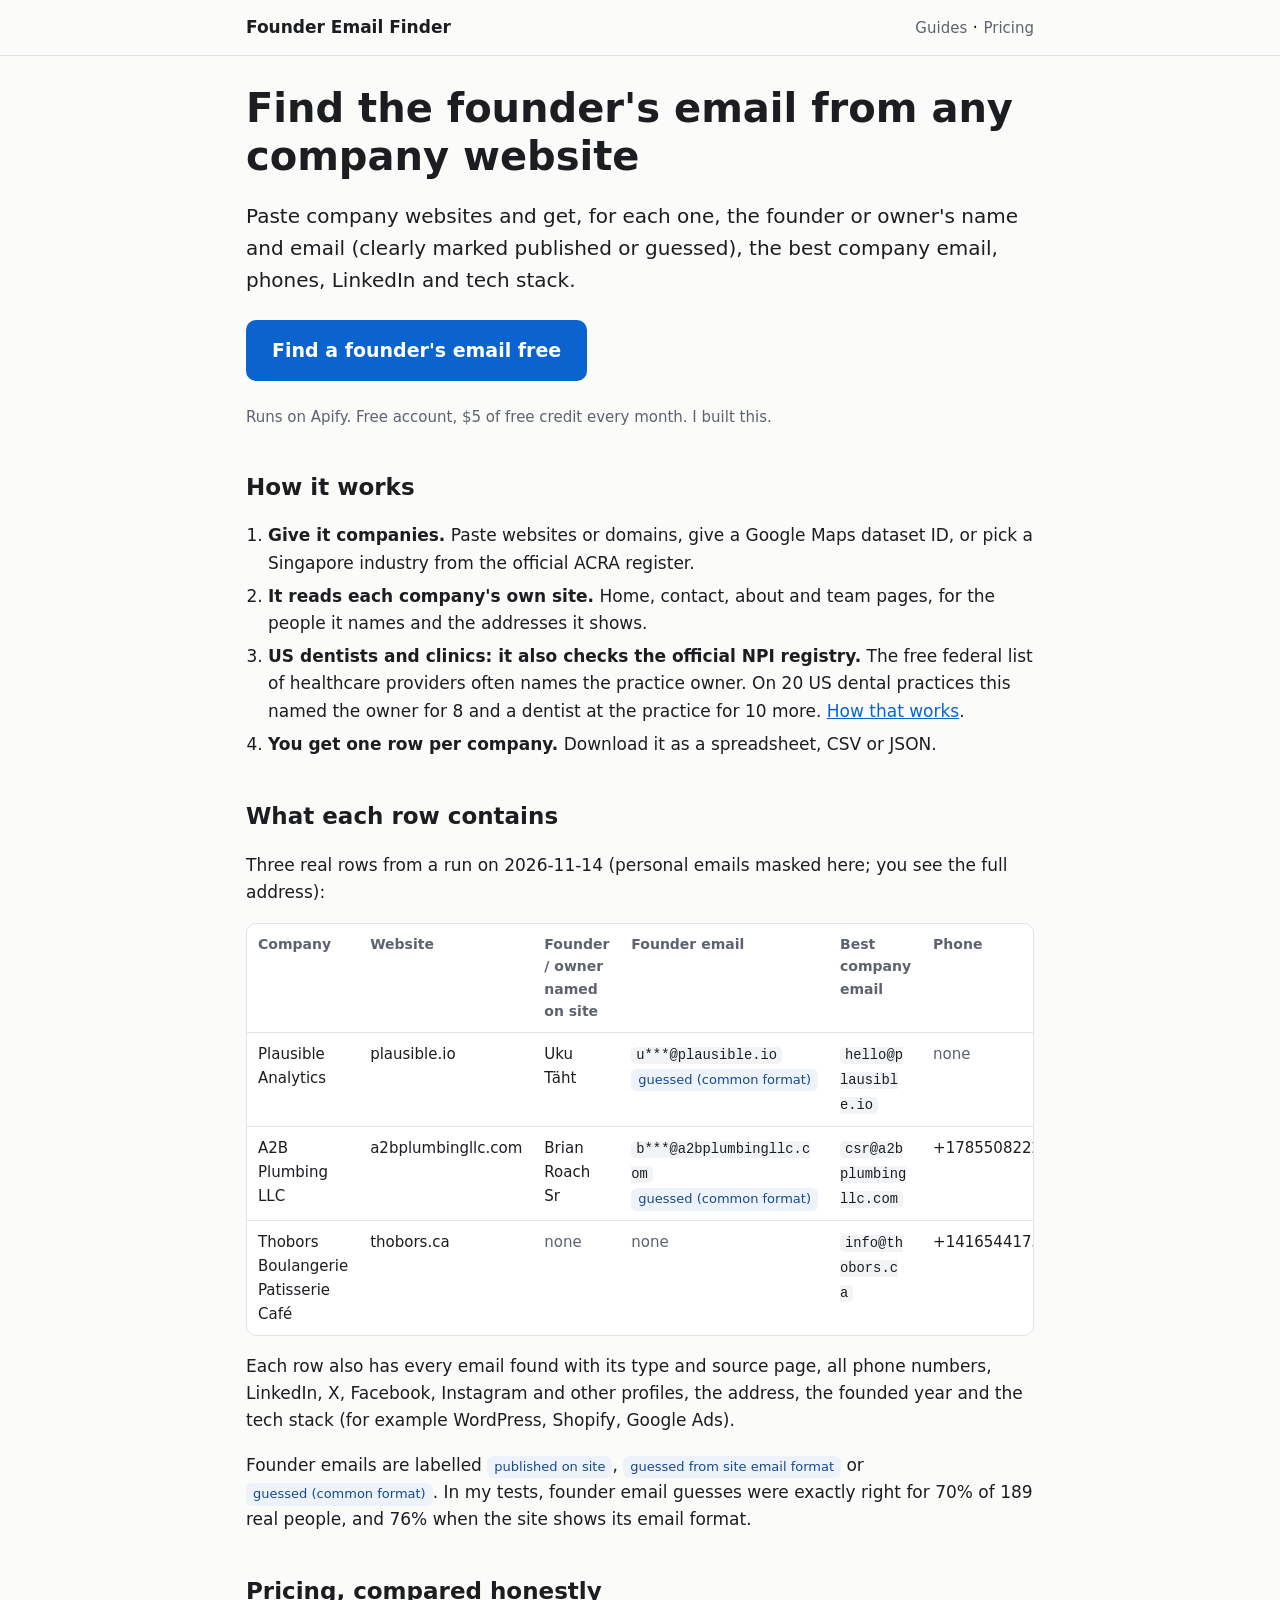
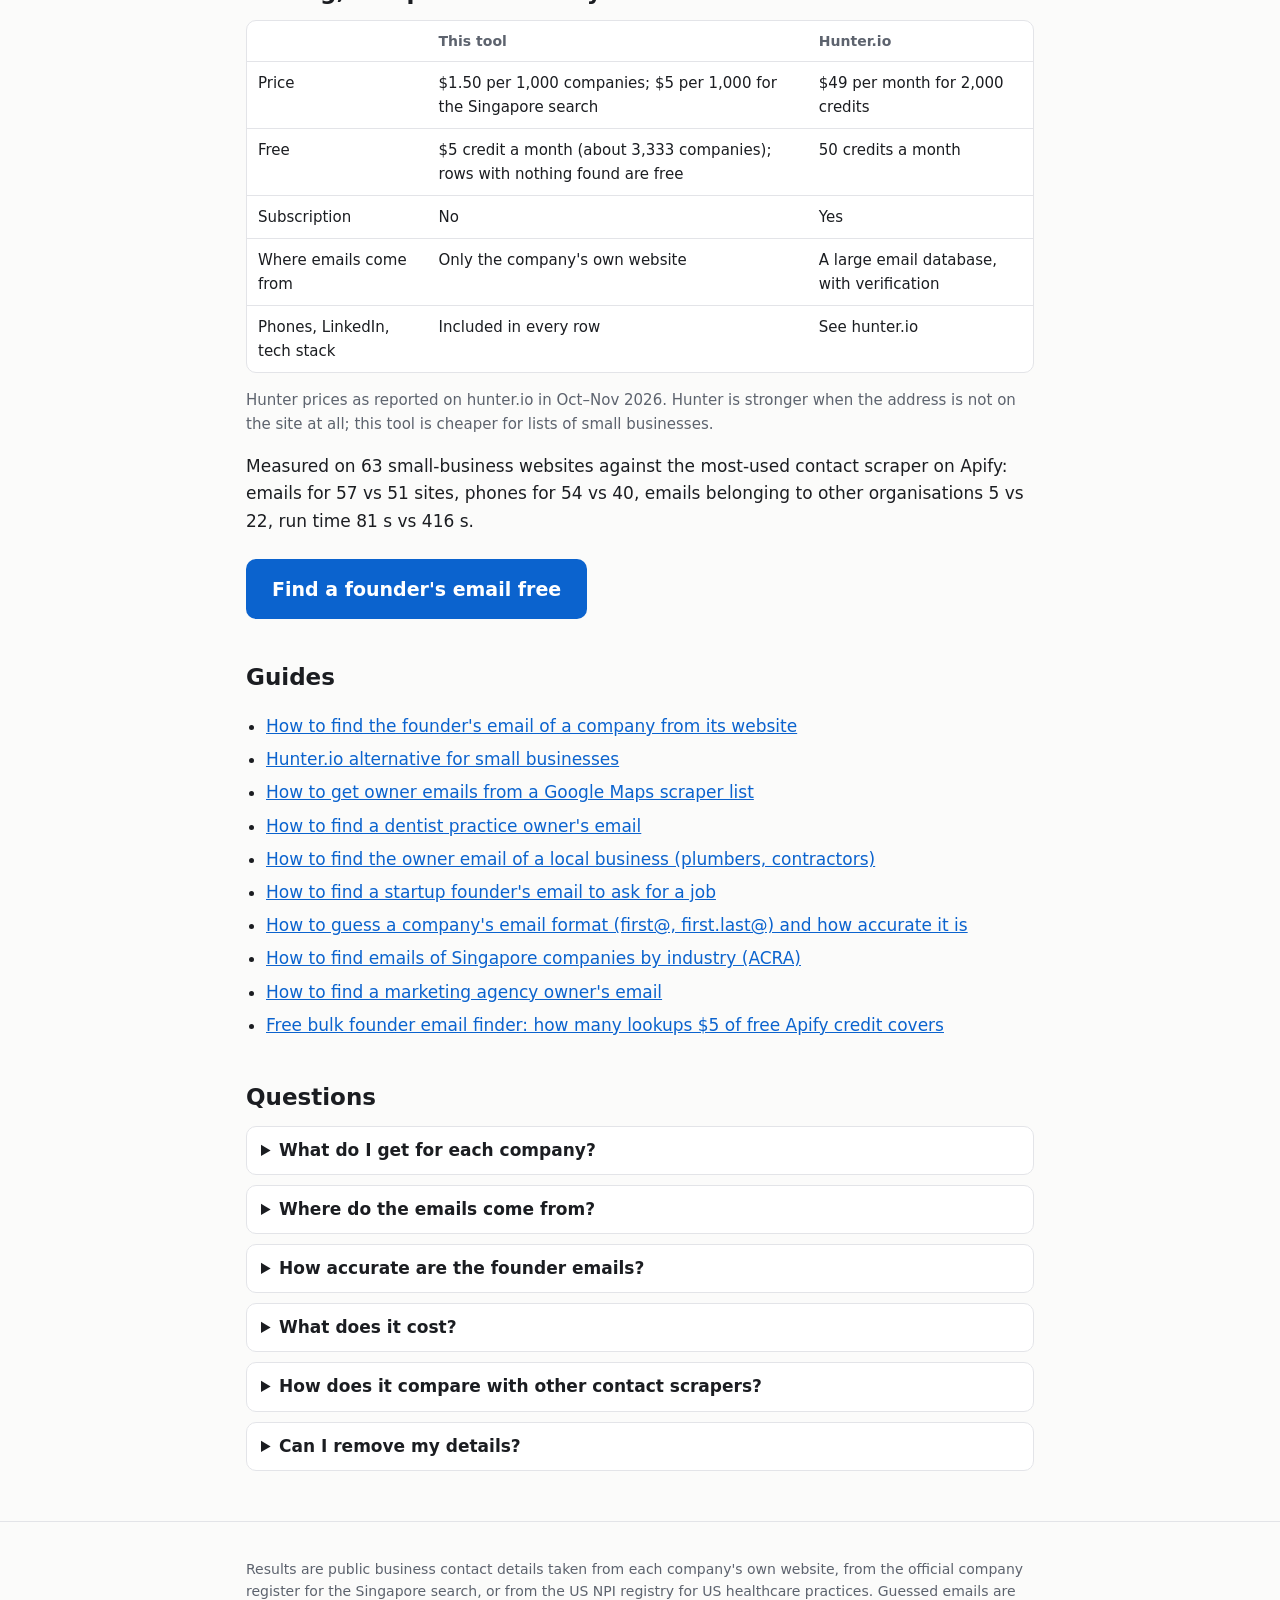
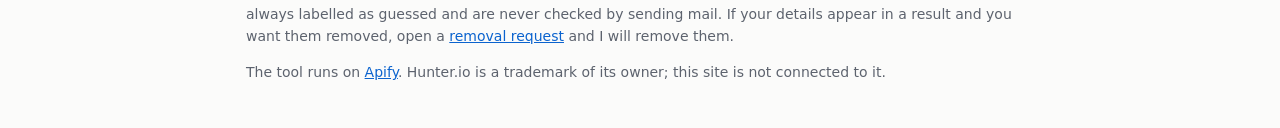
<file: index.html>
<!doctype html>
<html lang="en">
<head>
<meta name="google-site-verification" content="FbmMQ-drCQZ7NTqeMJr08FOztOmKR97-vS_D_uBKees" />
<meta charset="utf-8">
<meta name="viewport" content="width=device-width,initial-scale=1">
<title>Founder Email Finder by Domain: Hunter.io alternative, $1.50 per 1,000</title>
<meta name="description" content="Paste company websites or a Google Maps dataset; get the founder&#x27;s name and email (labelled published or guessed), company email, phones, LinkedIn and tech stack. $1.50 per 1,000.">
<link rel="canonical" href="https://founders.intropi.in/">
<meta property="og:title" content="Founder Email Finder by Domain: Hunter.io alternative, $1.50 per 1,000">
<meta property="og:description" content="Paste company websites or a Google Maps dataset; get the founder&#x27;s name and email (labelled published or guessed), company email, phones, LinkedIn and tech stack. $1.50 per 1,000.">
<meta property="og:url" content="https://founders.intropi.in/">
<meta property="og:type" content="website">
<meta name="color-scheme" content="light dark">
<link rel="stylesheet" href="style.css">
<script type="application/ld+json">{"@context": "https://schema.org", "@type": "FAQPage", "mainEntity": [{"@type": "Question", "name": "What do I get for each company?", "acceptedAnswer": {"@type": "Answer", "text": "One row with the founder or owner's name and email (labelled published on site, guessed from site email format, or guessed common format), the best company email, phone numbers, LinkedIn and other social profiles, and the website's tech stack."}}, {"@type": "Question", "name": "Where do the emails come from?", "acceptedAnswer": {"@type": "Answer", "text": "Only from each company's own website: home, contact, about and team pages. There is no database of emails collected elsewhere."}}, {"@type": "Question", "name": "How accurate are the founder emails?", "acceptedAnswer": {"@type": "Answer", "text": "In my tests, founder email guesses were exactly right for 70% of 189 real people, and 76% when the site shows its email format. Guesses are never checked by sending mail."}}, {"@type": "Question", "name": "What does it cost?", "acceptedAnswer": {"@type": "Answer", "text": "$1.50 per 1,000 companies for websites or a Google Maps dataset, and $5 per 1,000 for the Singapore industry search. Rows with nothing found are free. Apify gives $5 of free credit every month."}}, {"@type": "Question", "name": "How does it compare with other contact scrapers?", "acceptedAnswer": {"@type": "Answer", "text": "On 63 small-business websites, against the most-used contact scraper on Apify: emails for 57 vs 51 sites, phones for 54 vs 40, emails from other organisations 5 vs 22, and 81 seconds vs 416 seconds."}}, {"@type": "Question", "name": "Can I remove my details?", "acceptedAnswer": {"@type": "Answer", "text": "Yes. Open a removal request at https://github.com/saquibjawedbit/founder-email-finder/issues and I will remove them."}}]}</script>
<script type="application/ld+json">{"@context": "https://schema.org", "@type": "SoftwareApplication", "name": "Founder Email Finder by Domain", "applicationCategory": "BusinessApplication", "operatingSystem": "Web", "url": "https://apify.com/intropi/company-contacts-tech-lookup", "offers": {"@type": "Offer", "price": "1.50", "priceCurrency": "USD", "description": "per 1,000 companies"}}</script>
</head>
<body>
<header class="site"><div class="wrap"><a class="brand" href="./">Founder Email Finder</a><nav><a href="./#questions">Guides</a> · <a href="./#pricing">Pricing</a></nav></div></header>
<main><div class="wrap">
<h1>Find the founder&#x27;s email from any company website</h1>
<p class="lead">Paste company websites and get, for each one, the founder or owner's name and email (clearly marked published or guessed), the best company email, phones, LinkedIn and tech stack.</p>
<p class="cta-wrap"><a class="cta" href="https://apify.com/intropi/company-contacts-tech-lookup" rel="noopener">Find a founder&#x27;s email free</a></p>
<p class="small">Runs on Apify. Free account, $5 of free credit every month. I built this.</p>

<h2>How it works</h2>
<ol class=steps>
<li><strong>Give it companies.</strong> Paste websites or domains, give a Google Maps dataset ID, or pick a Singapore industry from the official ACRA register.</li>
<li><strong>It reads each company's own site.</strong> Home, contact, about and team pages, for the people it names and the addresses it shows.</li>
<li><strong>US dentists and clinics: it also checks the official NPI registry.</strong> The free federal list of healthcare providers often names the practice owner. On 20 US dental practices this named the owner for 8 and a dentist at the practice for 10 more. <a href="find-dentist-practice-owner-email.html">How that works</a>.</li>
<li><strong>You get one row per company.</strong> Download it as a spreadsheet, CSV or JSON.</li>
</ol>

<h2>What each row contains</h2>
<p>Three real rows from a run on 2026-11-14 (personal emails masked here; you see the full address):</p>
<div class="table-wrap"><table><thead><tr><th scope=col>Company</th><th scope=col>Website</th><th scope=col>Founder / owner named on site</th><th scope=col>Founder email</th><th scope=col>Best company email</th><th scope=col>Phone</th></tr></thead><tbody>
<tr><td data-label="Company">Plausible Analytics</td><td data-label="Website">plausible.io</td><td data-label="Founder / owner named on site">Uku Täht</td><td data-label="Founder email"><code>u***@plausible.io</code> <span class=tag>guessed (common format)</span></td><td data-label="Best company email"><code>hello@plausible.io</code></td><td data-label="Phone"><span class=muted>none</span></td></tr>
<tr><td data-label="Company">A2B Plumbing LLC</td><td data-label="Website">a2bplumbingllc.com</td><td data-label="Founder / owner named on site">Brian Roach Sr</td><td data-label="Founder email"><code>b***@a2bplumbingllc.com</code> <span class=tag>guessed (common format)</span></td><td data-label="Best company email"><code>csr@a2bplumbingllc.com</code></td><td data-label="Phone">+17855082227</td></tr>
<tr><td data-label="Company">Thobors Boulangerie Patisserie Café</td><td data-label="Website">thobors.ca</td><td data-label="Founder / owner named on site"><span class=muted>none</span></td><td data-label="Founder email"><span class=muted>none</span></td><td data-label="Best company email"><code>info@thobors.ca</code></td><td data-label="Phone">+14165441733</td></tr>
</tbody></table></div>
<p>Each row also has every email found with its type and source page, all phone numbers, LinkedIn, X, Facebook, Instagram and other profiles, the address, the founded year and the tech stack (for example WordPress, Shopify, Google Ads).</p>
<p>Founder emails are labelled <span class=tag>published on site</span>, <span class=tag>guessed from site email format</span> or <span class=tag>guessed (common format)</span>. In my tests, founder email guesses were exactly right for 70% of 189 real people, and 76% when the site shows its email format.</p>

<h2 id="pricing">Pricing, compared honestly</h2>
<div class="table-wrap"><table><thead><tr><th></th><th>This tool</th><th>Hunter.io</th></tr></thead><tbody>
<tr><td>Price</td><td>$1.50 per 1,000 companies; $5 per 1,000 for the Singapore search</td><td>$49 per month for 2,000 credits</td></tr>
<tr><td>Free</td><td>$5 credit a month (about 3,333 companies); rows with nothing found are free</td><td>50 credits a month</td></tr>
<tr><td>Subscription</td><td>No</td><td>Yes</td></tr>
<tr><td>Where emails come from</td><td>Only the company's own website</td><td>A large email database, with verification</td></tr>
<tr><td>Phones, LinkedIn, tech stack</td><td>Included in every row</td><td>See hunter.io</td></tr>
</tbody></table></div>
<p class="small">Hunter prices as reported on hunter.io in Oct–Nov 2026. Hunter is stronger when the address is not on the site at all; this tool is cheaper for lists of small businesses.</p>
<p>Measured on 63 small-business websites against the most-used contact scraper on Apify: emails for 57 vs 51 sites, phones for 54 vs 40, emails belonging to other organisations 5 vs 22, run time 81 s vs 416 s.</p>
<p class="cta-wrap"><a class="cta" href="https://apify.com/intropi/company-contacts-tech-lookup" rel="noopener">Find a founder&#x27;s email free</a></p>

<h2 id="questions">Guides</h2>
<ul class=qs>
<li><a href="find-founder-email-from-website.html">How to find the founder&#x27;s email of a company from its website</a></li><li><a href="hunter-io-alternative-small-business.html">Hunter.io alternative for small businesses</a></li><li><a href="google-maps-scraper-owner-emails.html">How to get owner emails from a Google Maps scraper list</a></li><li><a href="find-dentist-practice-owner-email.html">How to find a dentist practice owner&#x27;s email</a></li><li><a href="find-local-business-owner-email.html">How to find the owner email of a local business (plumbers, contractors)</a></li><li><a href="find-startup-founder-email-for-job.html">How to find a startup founder&#x27;s email to ask for a job</a></li><li><a href="guess-company-email-format.html">How to guess a company&#x27;s email format (first@, first.last@) and how accurate it is</a></li><li><a href="singapore-company-emails-by-industry-acra.html">How to find emails of Singapore companies by industry (ACRA)</a></li><li><a href="find-marketing-agency-owner-email.html">How to find a marketing agency owner&#x27;s email</a></li><li><a href="free-bulk-founder-email-finder.html">Free bulk founder email finder: how many lookups $5 of free Apify credit covers</a></li>
</ul>

<h2>Questions</h2>
<details><summary>What do I get for each company?</summary><p>One row with the founder or owner&#x27;s name and email (labelled published on site, guessed from site email format, or guessed common format), the best company email, phone numbers, LinkedIn and other social profiles, and the website&#x27;s tech stack.</p></details>
<details><summary>Where do the emails come from?</summary><p>Only from each company&#x27;s own website: home, contact, about and team pages. There is no database of emails collected elsewhere.</p></details>
<details><summary>How accurate are the founder emails?</summary><p>In my tests, founder email guesses were exactly right for 70% of 189 real people, and 76% when the site shows its email format. Guesses are never checked by sending mail.</p></details>
<details><summary>What does it cost?</summary><p>$1.50 per 1,000 companies for websites or a Google Maps dataset, and $5 per 1,000 for the Singapore industry search. Rows with nothing found are free. Apify gives $5 of free credit every month.</p></details>
<details><summary>How does it compare with other contact scrapers?</summary><p>On 63 small-business websites, against the most-used contact scraper on Apify: emails for 57 vs 51 sites, phones for 54 vs 40, emails from other organisations 5 vs 22, and 81 seconds vs 416 seconds.</p></details>
<details><summary>Can I remove my details?</summary><p>Yes. Open a <a href="https://github.com/saquibjawedbit/founder-email-finder/issues/new?title=Removal%20request">removal request</a> and I will remove them.</p></details>


</div></main>
<footer class="site"><div class="wrap">
<p>Results are public business contact details taken from each company's own website, from the official company register for the Singapore search, or from the US NPI registry for US healthcare practices. Guessed emails are always labelled as guessed and are never checked by sending mail. If your details appear in a result and you want them removed, open a <a href="https://github.com/saquibjawedbit/founder-email-finder/issues/new?title=Removal%20request">removal request</a> and I will remove them.</p>
<p>The tool runs on <a href="https://apify.com/intropi/company-contacts-tech-lookup" rel="noopener">Apify</a>. Hunter.io is a trademark of its owner; this site is not connected to it.</p>
</div></footer>
</body>
</html>
</file>
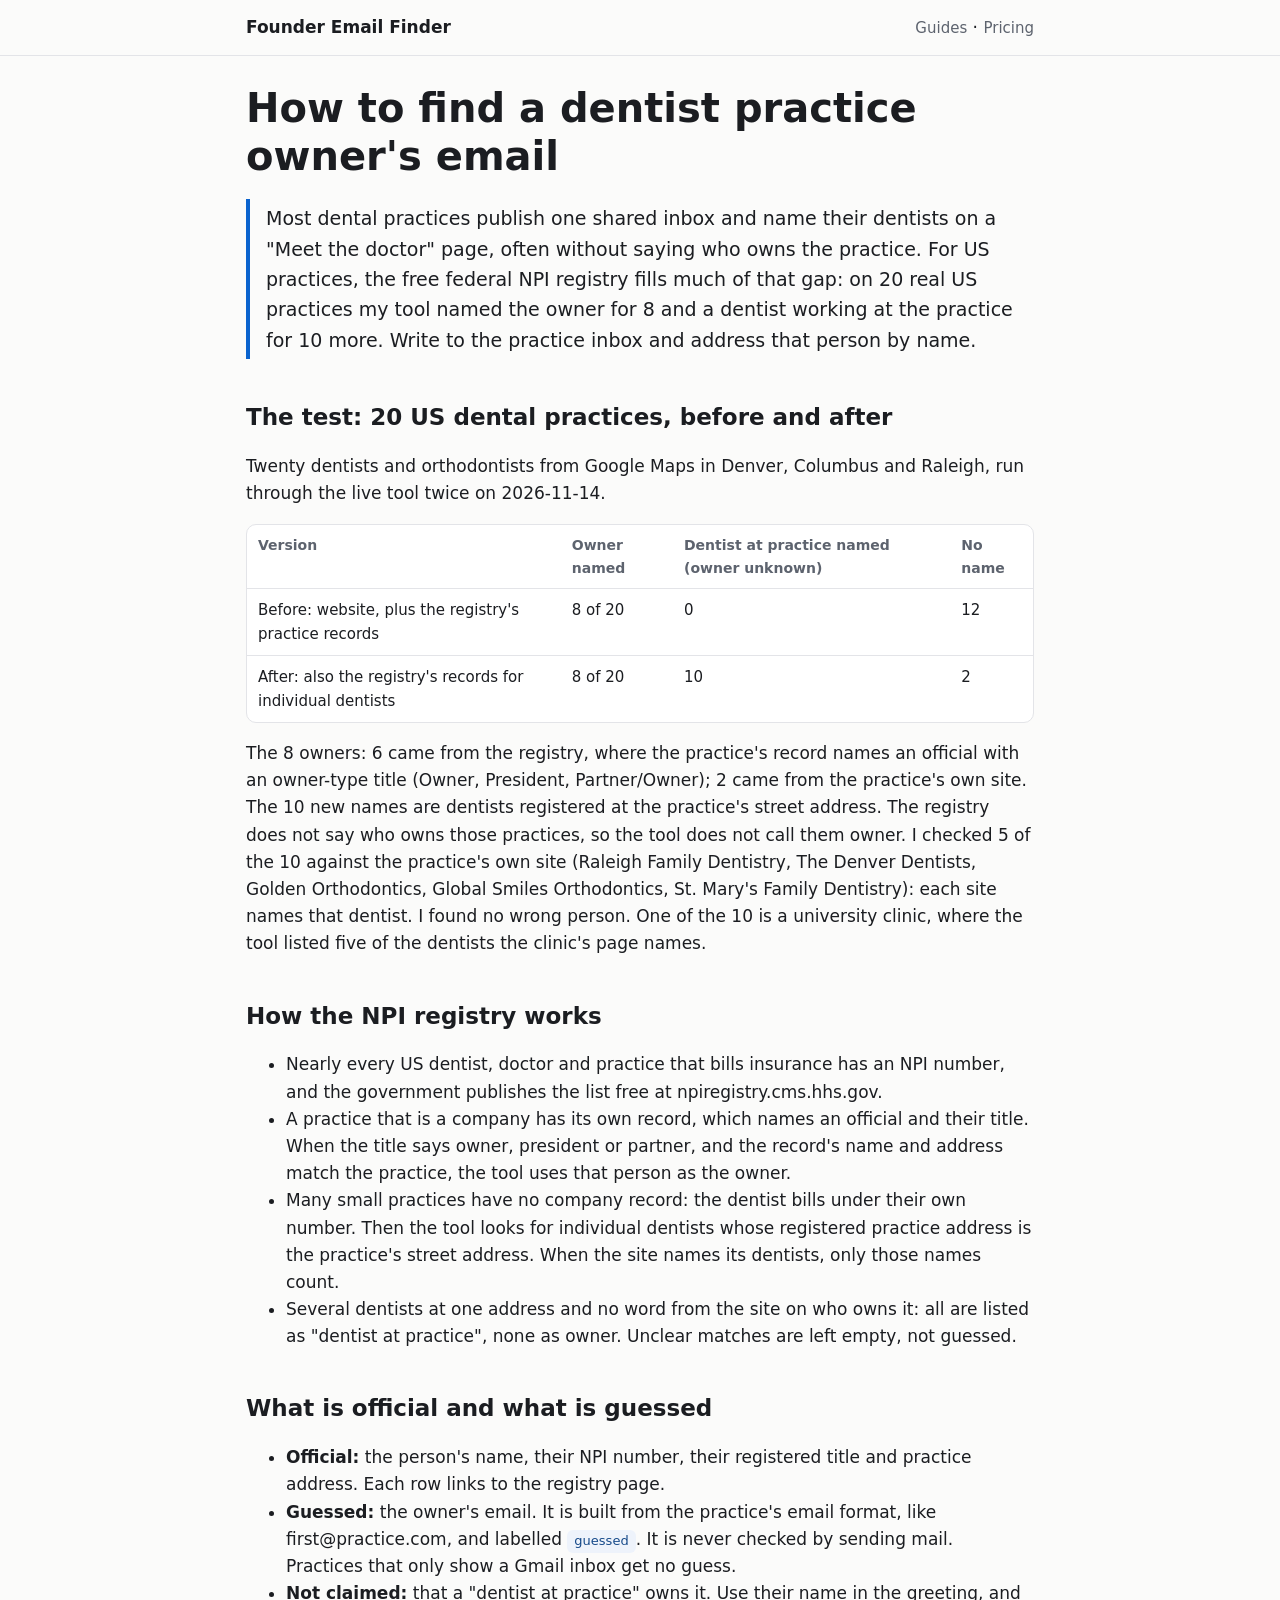
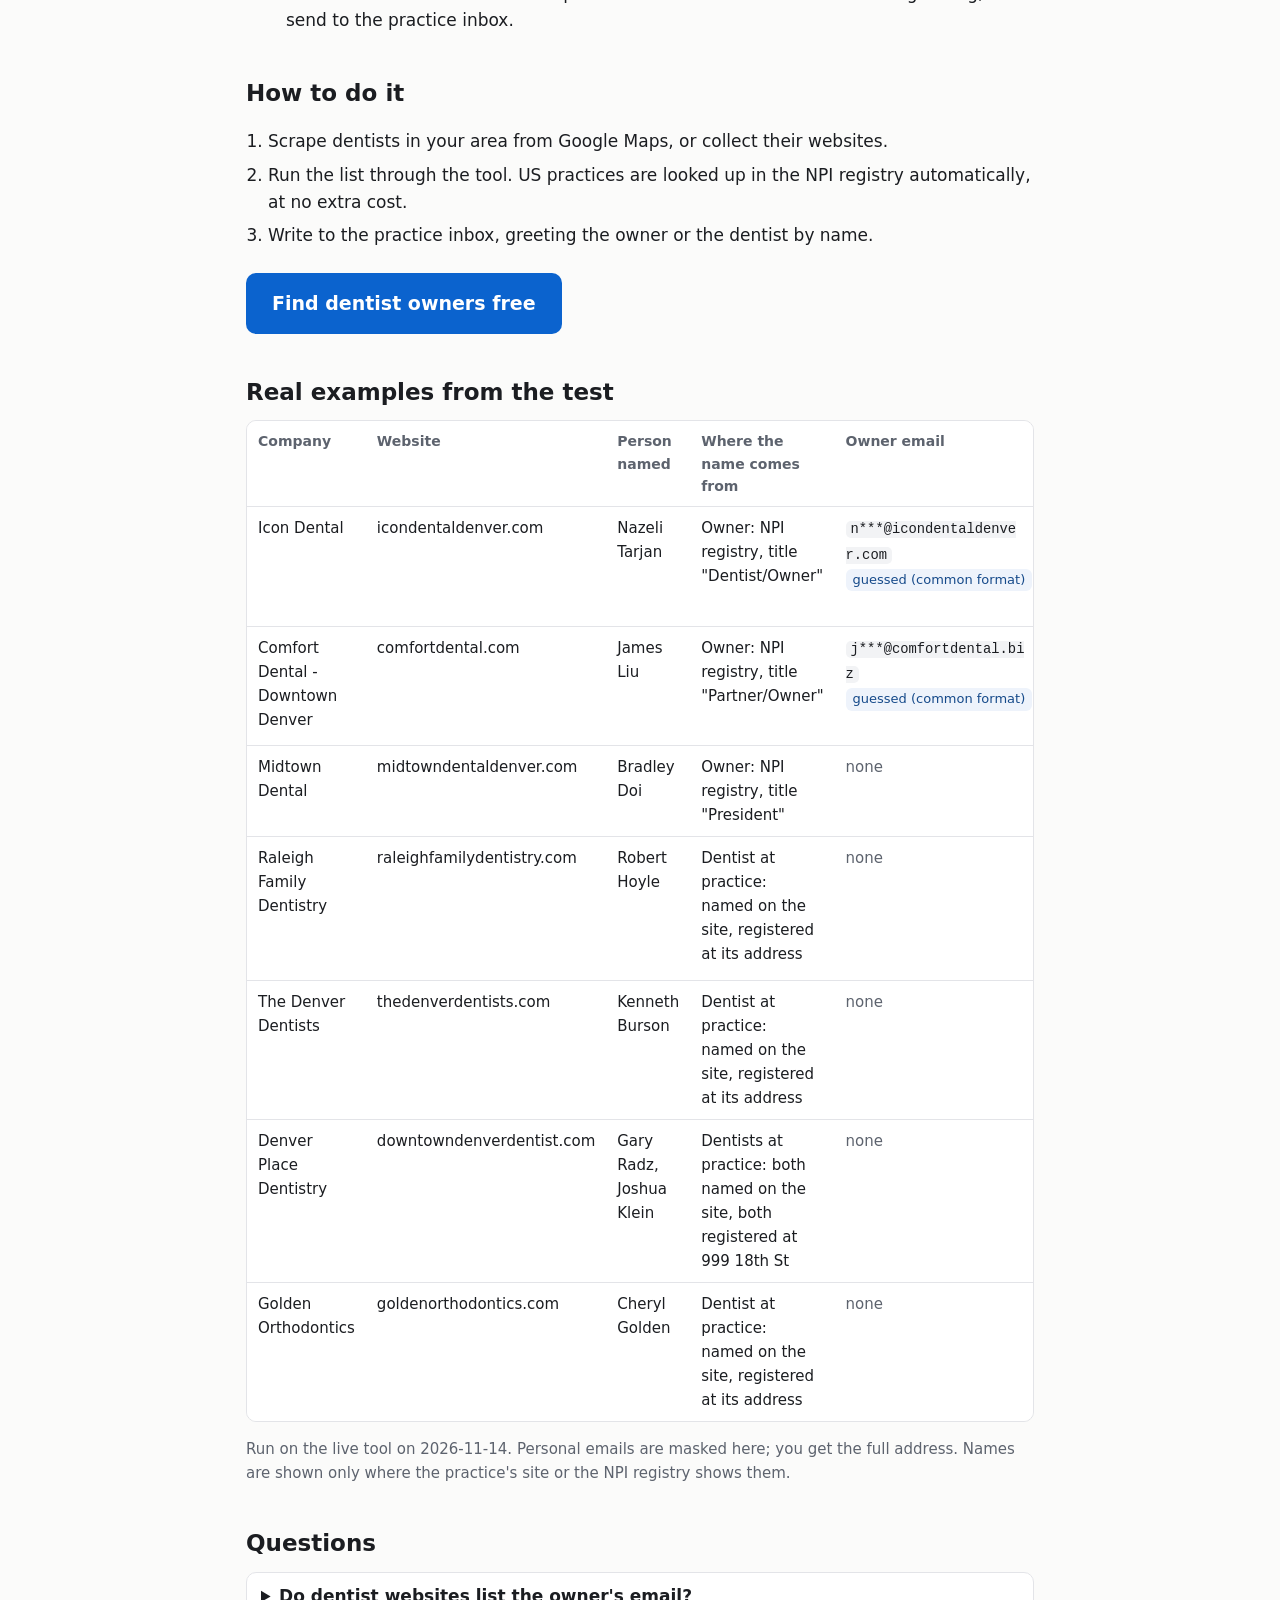
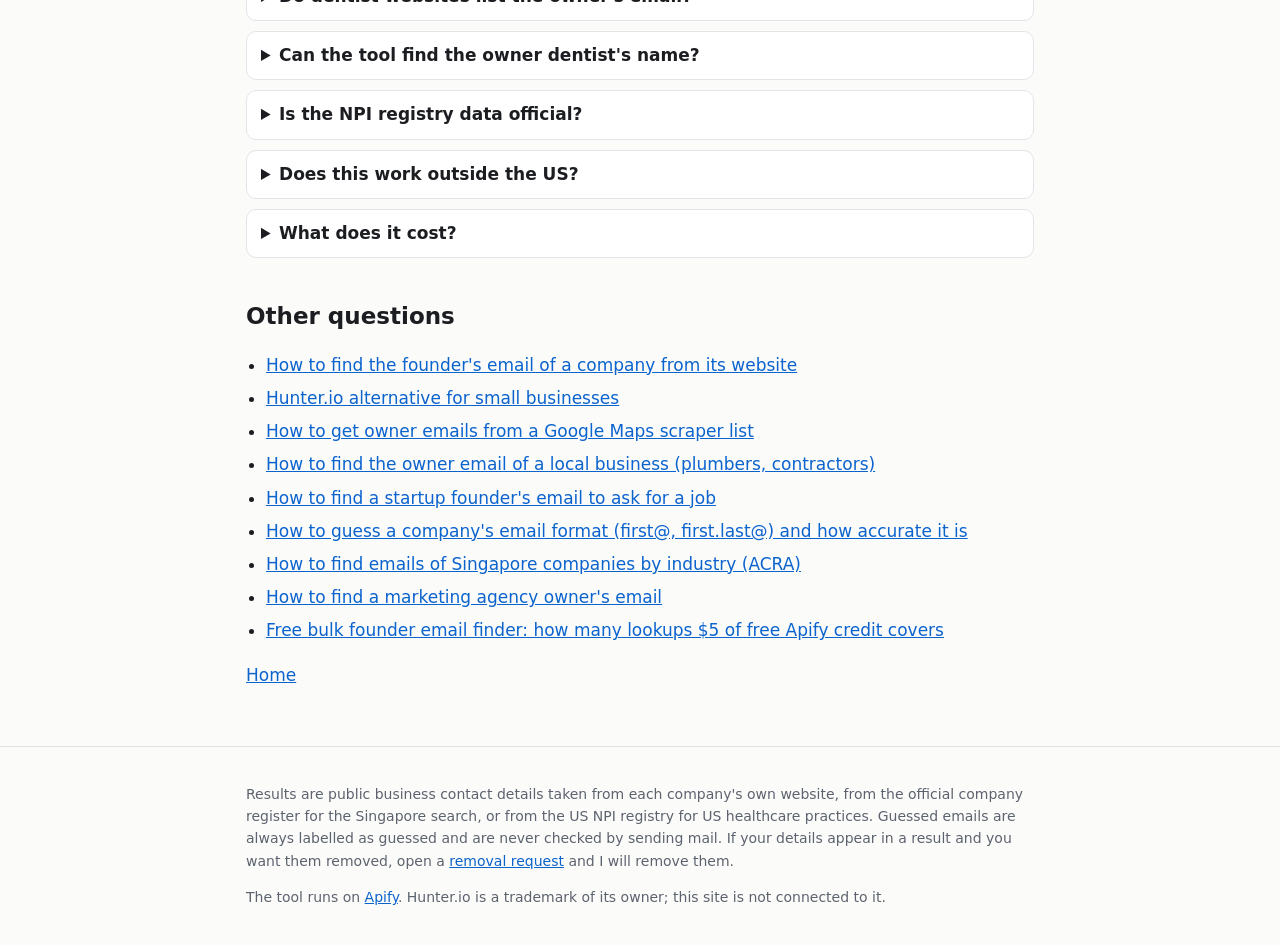
<file: find-dentist-practice-owner-email.html>
<!doctype html>
<html lang="en">
<head>
<meta charset="utf-8">
<meta name="viewport" content="width=device-width,initial-scale=1">
<title>Find a dentist practice owner&#x27;s email</title>
<meta name="description" content="Tested on 20 US dental practices: the owner named for 8, and a dentist at the practice named for 10 more, from the free federal NPI registry. What is official, what is guessed.">
<link rel="canonical" href="https://founders.intropi.in/find-dentist-practice-owner-email.html">
<meta property="og:title" content="Find a dentist practice owner&#x27;s email">
<meta property="og:description" content="Tested on 20 US dental practices: the owner named for 8, and a dentist at the practice named for 10 more, from the free federal NPI registry. What is official, what is guessed.">
<meta property="og:url" content="https://founders.intropi.in/find-dentist-practice-owner-email.html">
<meta property="og:type" content="website">
<meta name="color-scheme" content="light dark">
<link rel="stylesheet" href="style.css">
<script type="application/ld+json">{"@context": "https://schema.org", "@type": "FAQPage", "mainEntity": [{"@type": "Question", "name": "Do dentist websites list the owner's email?", "acceptedAnswer": {"@type": "Answer", "text": "Rarely. They usually list one practice inbox and name the dentist on a separate \"Meet the doctor\" page, often without saying who owns the practice."}}, {"@type": "Question", "name": "Can the tool find the owner dentist's name?", "acceptedAnswer": {"@type": "Answer", "text": "For US practices, partly. On 20 US dental practices it named the owner for 8 (6 from the federal NPI registry, 2 from the practice's own site). For 10 more it named the dentist registered at the practice's address, labelled \"dentist at practice\", because the registry does not say who owns those practices. 2 got no name."}}, {"@type": "Question", "name": "Is the NPI registry data official?", "acceptedAnswer": {"@type": "Answer", "text": "Yes. The NPI registry is the US government's public list of healthcare providers, free to search. The name, title and practice address come straight from it. The owner email is still a guess built from the practice's email format, and is labelled as one."}}, {"@type": "Question", "name": "Does this work outside the US?", "acceptedAnswer": {"@type": "Answer", "text": "The registry lookup is US only. Elsewhere you get the practice inbox, phone, and any owner the site itself names."}}, {"@type": "Question", "name": "What does it cost?", "acceptedAnswer": {"@type": "Answer", "text": "$1.50 per 1,000 companies, and rows where nothing was found are free. The registry lookup costs nothing extra. Apify gives every account $5 of free credit each month, which covers about 3,333 companies."}}]}</script>
</head>
<body>
<header class="site"><div class="wrap"><a class="brand" href="./">Founder Email Finder</a><nav><a href="./#questions">Guides</a> · <a href="./#pricing">Pricing</a></nav></div></header>
<main><div class="wrap">
<h1>How to find a dentist practice owner&#x27;s email</h1>
<p class="answer">Most dental practices publish one shared inbox and name their dentists on a "Meet the doctor" page, often without saying who owns the practice. For US practices, the free federal NPI registry fills much of that gap: on 20 real US practices my tool named the owner for 8 and a dentist working at the practice for 10 more. Write to the practice inbox and address that person by name.</p>

<h2>The test: 20 US dental practices, before and after</h2>
<p>Twenty dentists and orthodontists from Google Maps in Denver, Columbus and Raleigh, run through the live tool twice on 2026-11-14.</p>
<div class="table-wrap"><table><thead><tr><th scope=col>Version</th><th scope=col>Owner named</th><th scope=col>Dentist at practice named (owner unknown)</th><th scope=col>No name</th></tr></thead><tbody>
<tr><td data-label="Version">Before: website, plus the registry's practice records</td><td data-label="Owner named">8 of 20</td><td data-label="Dentist at practice named (owner unknown)">0</td><td data-label="No name">12</td></tr>
<tr><td data-label="Version">After: also the registry's records for individual dentists</td><td data-label="Owner named">8 of 20</td><td data-label="Dentist at practice named (owner unknown)">10</td><td data-label="No name">2</td></tr>
</tbody></table></div>
<p>The 8 owners: 6 came from the registry, where the practice's record names an official with an owner-type title (Owner, President, Partner/Owner); 2 came from the practice's own site. The 10 new names are dentists registered at the practice's street address. The registry does not say who owns those practices, so the tool does not call them owner. I checked 5 of the 10 against the practice's own site (Raleigh Family Dentistry, The Denver Dentists, Golden Orthodontics, Global Smiles Orthodontics, St. Mary&#x27;s Family Dentistry): each site names that dentist. I found no wrong person. One of the 10 is a university clinic, where the tool listed five of the dentists the clinic's page names.</p>

<h2>How the NPI registry works</h2>
<ul>
<li>Nearly every US dentist, doctor and practice that bills insurance has an NPI number, and the government publishes the list free at npiregistry.cms.hhs.gov.</li>
<li>A practice that is a company has its own record, which names an official and their title. When the title says owner, president or partner, and the record's name and address match the practice, the tool uses that person as the owner.</li>
<li>Many small practices have no company record: the dentist bills under their own number. Then the tool looks for individual dentists whose registered practice address is the practice's street address. When the site names its dentists, only those names count.</li>
<li>Several dentists at one address and no word from the site on who owns it: all are listed as "dentist at practice", none as owner. Unclear matches are left empty, not guessed.</li>
</ul>

<h2>What is official and what is guessed</h2>
<ul>
<li><strong>Official:</strong> the person's name, their NPI number, their registered title and practice address. Each row links to the registry page.</li>
<li><strong>Guessed:</strong> the owner&#x27;s email. It is built from the practice&#x27;s email format, like first@practice.com, and labelled <span class=tag>guessed</span>. It is never checked by sending mail. Practices that only show a Gmail inbox get no guess.</li>
<li><strong>Not claimed:</strong> that a "dentist at practice" owns it. Use their name in the greeting, and send to the practice inbox.</li>
</ul>

<h2>How to do it</h2>
<ol class=steps>
<li>Scrape dentists in your area from Google Maps, or collect their websites.</li>
<li>Run the list through the tool. US practices are looked up in the NPI registry automatically, at no extra cost.</li>
<li>Write to the practice inbox, greeting the owner or the dentist by name.</li>
</ol>
<p class="cta-wrap"><a class="cta" href="https://apify.com/intropi/company-contacts-tech-lookup" rel="noopener">Find dentist owners free</a></p>

<h2>Real examples from the test</h2>
<div class="table-wrap"><table><thead><tr><th scope=col>Company</th><th scope=col>Website</th><th scope=col>Person named</th><th scope=col>Where the name comes from</th><th scope=col>Owner email</th><th scope=col>Best practice email</th></tr></thead><tbody>
<tr><td data-label="Company">Icon Dental</td><td data-label="Website">icondentaldenver.com</td><td data-label="Person named">Nazeli Tarjan</td><td data-label="Where the name comes from">Owner: NPI registry, title "Dentist/Owner"</td><td data-label="Owner email"><code>n***@icondentaldenver.com</code> <span class=tag>guessed (common format)</span></td><td data-label="Best practice email"><code>info@icondentaldenver.com</code></td></tr>
<tr><td data-label="Company">Comfort Dental - Downtown Denver</td><td data-label="Website">comfortdental.com</td><td data-label="Person named">James Liu</td><td data-label="Where the name comes from">Owner: NPI registry, title "Partner/Owner"</td><td data-label="Owner email"><code>j***@comfortdental.biz</code> <span class=tag>guessed (common format)</span></td><td data-label="Best practice email"><code>info@comfortdental.biz</code></td></tr>
<tr><td data-label="Company">Midtown Dental</td><td data-label="Website">midtowndentaldenver.com</td><td data-label="Person named">Bradley Doi</td><td data-label="Where the name comes from">Owner: NPI registry, title "President"</td><td data-label="Owner email"><span class=muted>none</span></td><td data-label="Best practice email"><code>m***@gmail.com</code></td></tr>
<tr><td data-label="Company">Raleigh Family Dentistry</td><td data-label="Website">raleighfamilydentistry.com</td><td data-label="Person named">Robert Hoyle</td><td data-label="Where the name comes from">Dentist at practice: named on the site, registered at its address</td><td data-label="Owner email"><span class=muted>none</span></td><td data-label="Best practice email"><code>info@raleighfamilydentistry.com</code></td></tr>
<tr><td data-label="Company">The Denver Dentists</td><td data-label="Website">thedenverdentists.com</td><td data-label="Person named">Kenneth Burson</td><td data-label="Where the name comes from">Dentist at practice: named on the site, registered at its address</td><td data-label="Owner email"><span class=muted>none</span></td><td data-label="Best practice email"><span class=muted>none</span></td></tr>
<tr><td data-label="Company">Denver Place Dentistry</td><td data-label="Website">downtowndenverdentist.com</td><td data-label="Person named">Gary Radz, Joshua Klein</td><td data-label="Where the name comes from">Dentists at practice: both named on the site, both registered at 999 18th St</td><td data-label="Owner email"><span class=muted>none</span></td><td data-label="Best practice email"><code>care@downtowndenverdentist.com</code></td></tr>
<tr><td data-label="Company">Golden Orthodontics</td><td data-label="Website">goldenorthodontics.com</td><td data-label="Person named">Cheryl Golden</td><td data-label="Where the name comes from">Dentist at practice: named on the site, registered at its address</td><td data-label="Owner email"><span class=muted>none</span></td><td data-label="Best practice email"><code>info@goldenorthodontics.com</code></td></tr>
</tbody></table></div><p class="small">Run on the live tool on 2026-11-14. Personal emails are masked here; you get the full address. Names are shown only where the practice&#x27;s site or the NPI registry shows them.</p>

<h2>Questions</h2>
<details><summary>Do dentist websites list the owner&#x27;s email?</summary><p>Rarely. They usually list one practice inbox and name the dentist on a separate "Meet the doctor" page, often without saying who owns the practice.</p></details>
<details><summary>Can the tool find the owner dentist&#x27;s name?</summary><p>For US practices, partly. On 20 US dental practices it named the owner for 8 (6 from the federal NPI registry, 2 from the practice's own site). For 10 more it named the dentist registered at the practice's address, labelled "dentist at practice", because the registry does not say who owns those practices. 2 got no name.</p></details>
<details><summary>Is the NPI registry data official?</summary><p>Yes. The NPI registry is the US government's public list of healthcare providers, free to search. The name, title and practice address come straight from it. The owner email is still a guess built from the practice's email format, and is labelled as one.</p></details>
<details><summary>Does this work outside the US?</summary><p>The registry lookup is US only. Elsewhere you get the practice inbox, phone, and any owner the site itself names.</p></details>
<details><summary>What does it cost?</summary><p>$1.50 per 1,000 companies, and rows where nothing was found are free. The registry lookup costs nothing extra. Apify gives every account $5 of free credit each month, which covers about 3,333 companies.</p></details>

<h2>Other questions</h2><ul class=qs><li><a href="find-founder-email-from-website.html">How to find the founder&#x27;s email of a company from its website</a></li><li><a href="hunter-io-alternative-small-business.html">Hunter.io alternative for small businesses</a></li><li><a href="google-maps-scraper-owner-emails.html">How to get owner emails from a Google Maps scraper list</a></li><li><a href="find-local-business-owner-email.html">How to find the owner email of a local business (plumbers, contractors)</a></li><li><a href="find-startup-founder-email-for-job.html">How to find a startup founder&#x27;s email to ask for a job</a></li><li><a href="guess-company-email-format.html">How to guess a company&#x27;s email format (first@, first.last@) and how accurate it is</a></li><li><a href="singapore-company-emails-by-industry-acra.html">How to find emails of Singapore companies by industry (ACRA)</a></li><li><a href="find-marketing-agency-owner-email.html">How to find a marketing agency owner&#x27;s email</a></li><li><a href="free-bulk-founder-email-finder.html">Free bulk founder email finder: how many lookups $5 of free Apify credit covers</a></li></ul><p><a href="./">Home</a></p>
</div></main>
<footer class="site"><div class="wrap">
<p>Results are public business contact details taken from each company's own website, from the official company register for the Singapore search, or from the US NPI registry for US healthcare practices. Guessed emails are always labelled as guessed and are never checked by sending mail. If your details appear in a result and you want them removed, open a <a href="https://github.com/saquibjawedbit/founder-email-finder/issues/new?title=Removal%20request">removal request</a> and I will remove them.</p>
<p>The tool runs on <a href="https://apify.com/intropi/company-contacts-tech-lookup" rel="noopener">Apify</a>. Hunter.io is a trademark of its owner; this site is not connected to it.</p>
</div></footer>
</body>
</html>
</file>
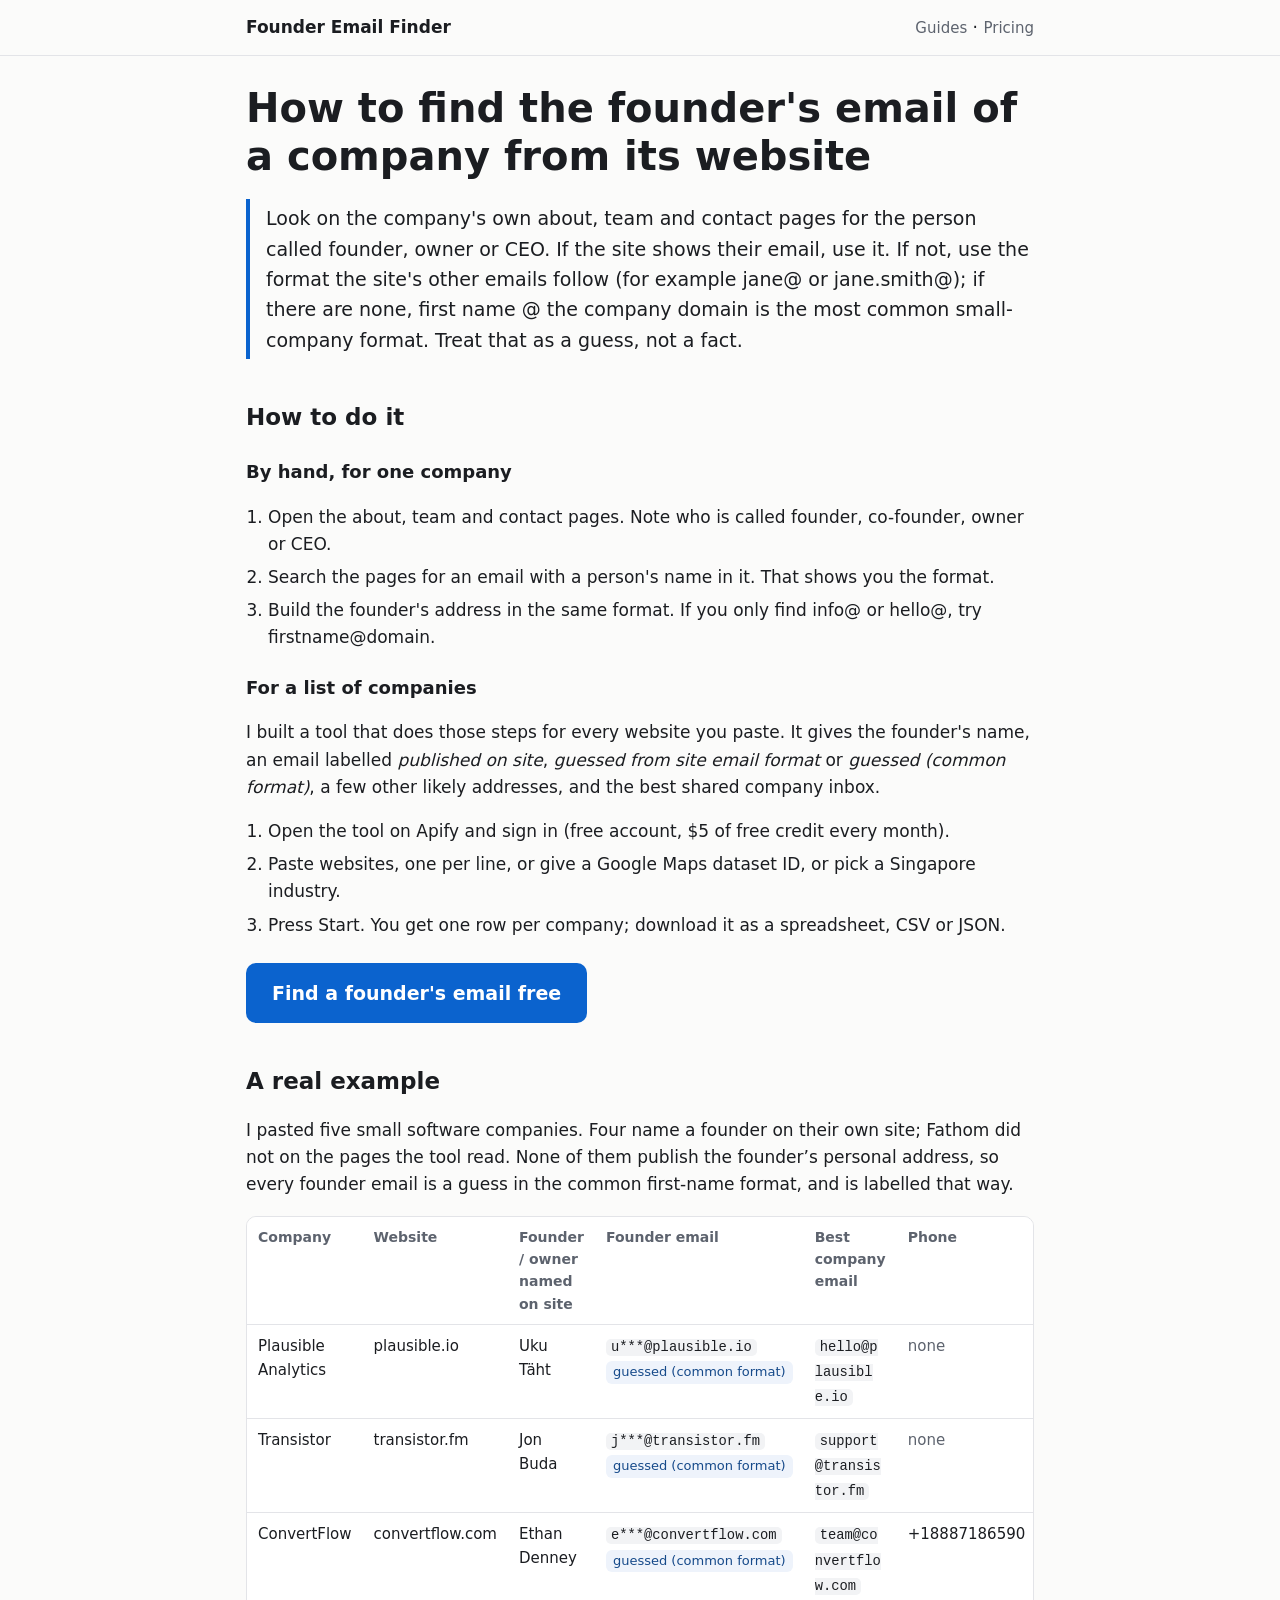
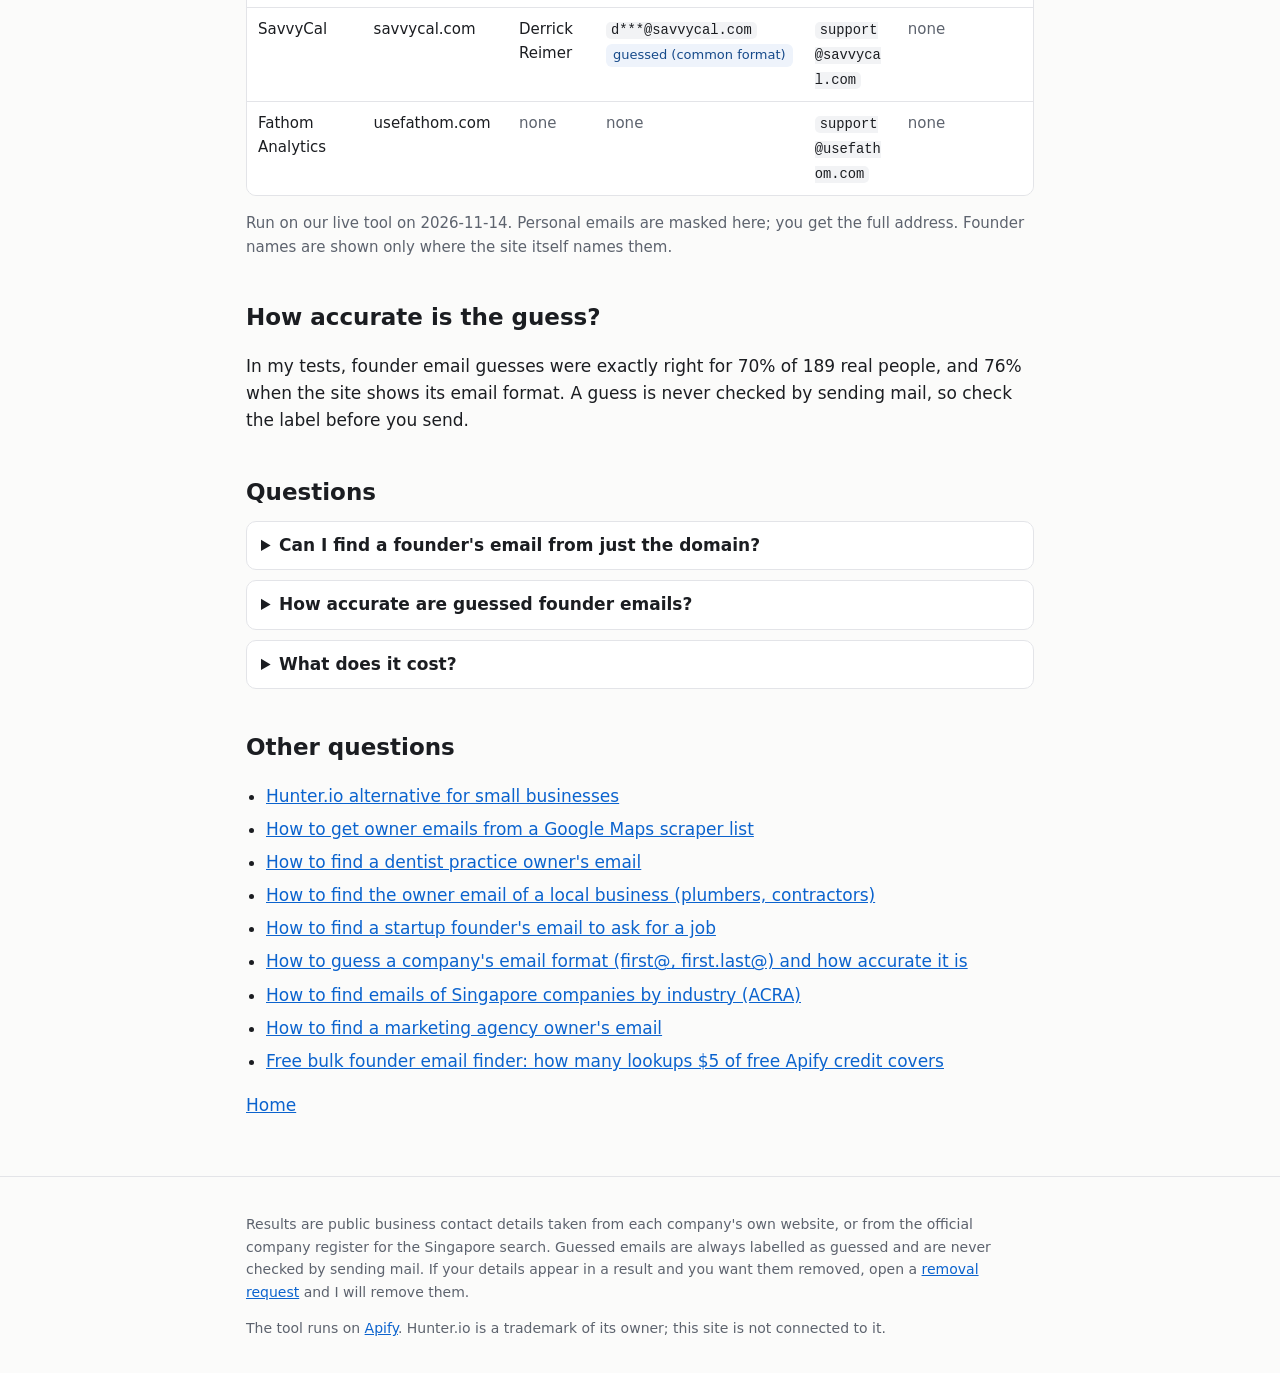
<file: find-founder-email-from-website.html>
<!doctype html>
<html lang="en">
<head>
<meta charset="utf-8">
<meta name="viewport" content="width=device-width,initial-scale=1">
<title>Find a founder&#x27;s email from a company website</title>
<meta name="description" content="Read the company&#x27;s own about, team and contact pages for the founder&#x27;s name, then use the email format the site shows. Real example on 5 startups, labelled published or guessed.">
<link rel="canonical" href="https://founders.intropi.in/find-founder-email-from-website.html">
<meta property="og:title" content="Find a founder&#x27;s email from a company website">
<meta property="og:description" content="Read the company&#x27;s own about, team and contact pages for the founder&#x27;s name, then use the email format the site shows. Real example on 5 startups, labelled published or guessed.">
<meta property="og:url" content="https://founders.intropi.in/find-founder-email-from-website.html">
<meta property="og:type" content="website">
<meta name="color-scheme" content="light dark">
<link rel="stylesheet" href="style.css">
<script type="application/ld+json">{"@context": "https://schema.org", "@type": "FAQPage", "mainEntity": [{"@type": "Question", "name": "Can I find a founder's email from just the domain?", "acceptedAnswer": {"@type": "Answer", "text": "Often, yes. The founder's name is usually on the about or team page, and the email follows the company's format. If the site does not show the address, the result is a guess and is labelled as one."}}, {"@type": "Question", "name": "How accurate are guessed founder emails?", "acceptedAnswer": {"@type": "Answer", "text": "In my tests, founder email guesses were exactly right for 70% of 189 real people, and 76% when the site shows its email format."}}, {"@type": "Question", "name": "What does it cost?", "acceptedAnswer": {"@type": "Answer", "text": "$1.50 per 1,000 companies, and rows where nothing was found are free. Apify gives every account $5 of free credit each month, which covers about 3,333 companies."}}]}</script>
</head>
<body>
<header class="site"><div class="wrap"><a class="brand" href="./">Founder Email Finder</a><nav><a href="./#questions">Guides</a> · <a href="./#pricing">Pricing</a></nav></div></header>
<main><div class="wrap">
<h1>How to find the founder&#x27;s email of a company from its website</h1>
<p class="answer">Look on the company's own about, team and contact pages for the person called founder, owner or CEO. If the site shows their email, use it. If not, use the format the site's other emails follow (for example jane@ or jane.smith@); if there are none, first name @ the company domain is the most common small-company format. Treat that as a guess, not a fact.</p>
<h2>How to do it</h2>
<h3>By hand, for one company</h3>
<ol class=steps>
<li>Open the about, team and contact pages. Note who is called founder, co-founder, owner or CEO.</li>
<li>Search the pages for an email with a person's name in it. That shows you the format.</li>
<li>Build the founder's address in the same format. If you only find info@ or hello@, try firstname@domain.</li>
</ol>
<h3>For a list of companies</h3>
<p>I built a tool that does those steps for every website you paste. It gives the founder's name, an email labelled <em>published on site</em>, <em>guessed from site email format</em> or <em>guessed (common format)</em>, a few other likely addresses, and the best shared company inbox.</p>
<ol class=steps>
<li>Open the tool on Apify and sign in (free account, $5 of free credit every month).</li>
<li>Paste websites, one per line, or give a Google Maps dataset ID, or pick a Singapore industry.</li>
<li>Press Start. You get one row per company; download it as a spreadsheet, CSV or JSON.</li>
</ol>
<p class="cta-wrap"><a class="cta" href="https://apify.com/intropi/company-contacts-tech-lookup" rel="noopener">Find a founder&#x27;s email free</a></p>
<h2>A real example</h2>
<p>I pasted five small software companies. Four name a founder on their own site; Fathom did not on the pages the tool read. None of them publish the founder’s personal address, so every founder email is a guess in the common first-name format, and is labelled that way.</p>
<div class="table-wrap"><table><thead><tr><th scope=col>Company</th><th scope=col>Website</th><th scope=col>Founder / owner named on site</th><th scope=col>Founder email</th><th scope=col>Best company email</th><th scope=col>Phone</th></tr></thead><tbody>
<tr><td data-label="Company">Plausible Analytics</td><td data-label="Website">plausible.io</td><td data-label="Founder / owner named on site">Uku Täht</td><td data-label="Founder email"><code>u***@plausible.io</code> <span class=tag>guessed (common format)</span></td><td data-label="Best company email"><code>hello@plausible.io</code></td><td data-label="Phone"><span class=muted>none</span></td></tr>
<tr><td data-label="Company">Transistor</td><td data-label="Website">transistor.fm</td><td data-label="Founder / owner named on site">Jon Buda</td><td data-label="Founder email"><code>j***@transistor.fm</code> <span class=tag>guessed (common format)</span></td><td data-label="Best company email"><code>support@transistor.fm</code></td><td data-label="Phone"><span class=muted>none</span></td></tr>
<tr><td data-label="Company">ConvertFlow</td><td data-label="Website">convertflow.com</td><td data-label="Founder / owner named on site">Ethan Denney</td><td data-label="Founder email"><code>e***@convertflow.com</code> <span class=tag>guessed (common format)</span></td><td data-label="Best company email"><code>team@convertflow.com</code></td><td data-label="Phone">+18887186590</td></tr>
<tr><td data-label="Company">SavvyCal</td><td data-label="Website">savvycal.com</td><td data-label="Founder / owner named on site">Derrick Reimer</td><td data-label="Founder email"><code>d***@savvycal.com</code> <span class=tag>guessed (common format)</span></td><td data-label="Best company email"><code>support@savvycal.com</code></td><td data-label="Phone"><span class=muted>none</span></td></tr>
<tr><td data-label="Company">Fathom Analytics</td><td data-label="Website">usefathom.com</td><td data-label="Founder / owner named on site"><span class=muted>none</span></td><td data-label="Founder email"><span class=muted>none</span></td><td data-label="Best company email"><code>support@usefathom.com</code></td><td data-label="Phone"><span class=muted>none</span></td></tr>
</tbody></table></div><p class="small">Run on our live tool on 2026-11-14. Personal emails are masked here; you get the full address. Founder names are shown only where the site itself names them.</p>
<h2>How accurate is the guess?</h2>
<p>In my tests, founder email guesses were exactly right for 70% of 189 real people, and 76% when the site shows its email format. A guess is never checked by sending mail, so check the label before you send.</p>

<h2>Questions</h2>
<details><summary>Can I find a founder&#x27;s email from just the domain?</summary><p>Often, yes. The founder&#x27;s name is usually on the about or team page, and the email follows the company&#x27;s format. If the site does not show the address, the result is a guess and is labelled as one.</p></details>
<details><summary>How accurate are guessed founder emails?</summary><p>In my tests, founder email guesses were exactly right for 70% of 189 real people, and 76% when the site shows its email format.</p></details>
<details><summary>What does it cost?</summary><p>$1.50 per 1,000 companies, and rows where nothing was found are free. Apify gives every account $5 of free credit each month, which covers about 3,333 companies.</p></details>

<h2>Other questions</h2><ul class=qs><li><a href="hunter-io-alternative-small-business.html">Hunter.io alternative for small businesses</a></li><li><a href="google-maps-scraper-owner-emails.html">How to get owner emails from a Google Maps scraper list</a></li><li><a href="find-dentist-practice-owner-email.html">How to find a dentist practice owner&#x27;s email</a></li><li><a href="find-local-business-owner-email.html">How to find the owner email of a local business (plumbers, contractors)</a></li><li><a href="find-startup-founder-email-for-job.html">How to find a startup founder&#x27;s email to ask for a job</a></li><li><a href="guess-company-email-format.html">How to guess a company&#x27;s email format (first@, first.last@) and how accurate it is</a></li><li><a href="singapore-company-emails-by-industry-acra.html">How to find emails of Singapore companies by industry (ACRA)</a></li><li><a href="find-marketing-agency-owner-email.html">How to find a marketing agency owner&#x27;s email</a></li><li><a href="free-bulk-founder-email-finder.html">Free bulk founder email finder: how many lookups $5 of free Apify credit covers</a></li></ul><p><a href="./">Home</a></p>
</div></main>
<footer class="site"><div class="wrap">
<p>Results are public business contact details taken from each company's own website, or from the official company register for the Singapore search. Guessed emails are always labelled as guessed and are never checked by sending mail. If your details appear in a result and you want them removed, open a <a href="https://github.com/saquibjawedbit/founder-email-finder/issues/new?title=Removal%20request">removal request</a> and I will remove them.</p>
<p>The tool runs on <a href="https://apify.com/intropi/company-contacts-tech-lookup" rel="noopener">Apify</a>. Hunter.io is a trademark of its owner; this site is not connected to it.</p>
</div></footer>
</body>
</html>
</file>
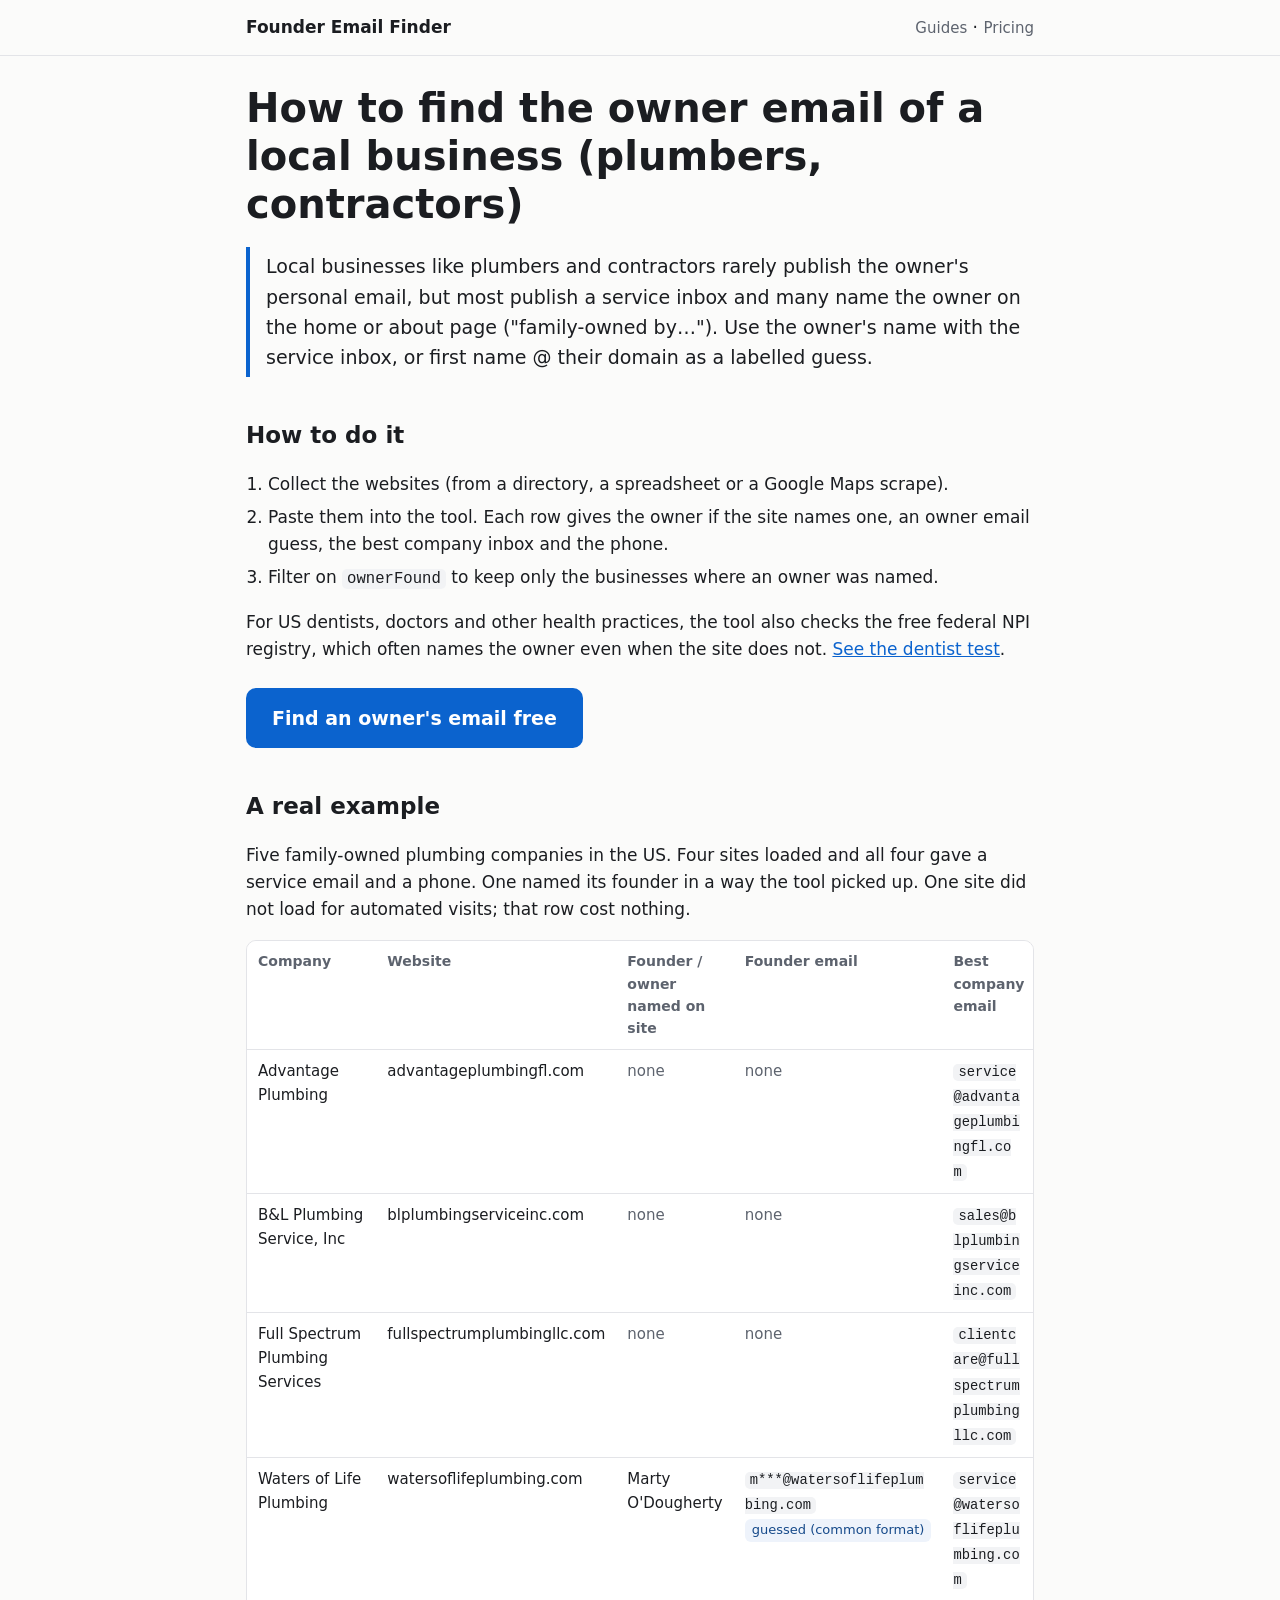
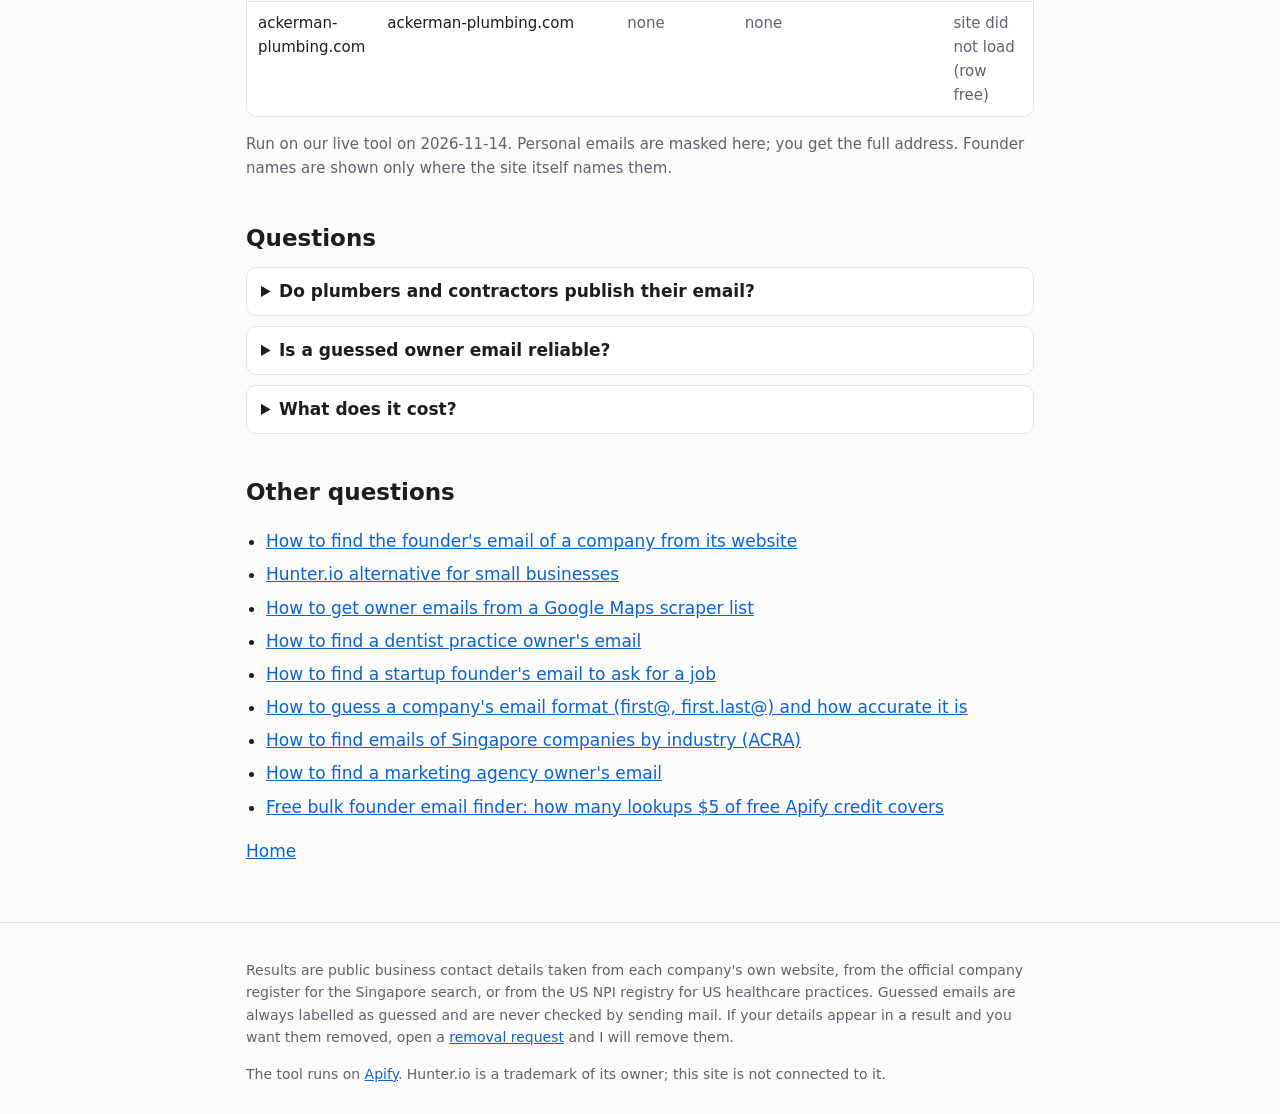
<file: find-local-business-owner-email.html>
<!doctype html>
<html lang="en">
<head>
<meta charset="utf-8">
<meta name="viewport" content="width=device-width,initial-scale=1">
<title>Find the owner email of a local business</title>
<meta name="description" content="How to find the owner&#x27;s email of a plumber, contractor or other local business from its website, with a real test on 5 family-owned plumbing companies.">
<link rel="canonical" href="https://founders.intropi.in/find-local-business-owner-email.html">
<meta property="og:title" content="Find the owner email of a local business">
<meta property="og:description" content="How to find the owner&#x27;s email of a plumber, contractor or other local business from its website, with a real test on 5 family-owned plumbing companies.">
<meta property="og:url" content="https://founders.intropi.in/find-local-business-owner-email.html">
<meta property="og:type" content="website">
<meta name="color-scheme" content="light dark">
<link rel="stylesheet" href="style.css">
<script type="application/ld+json">{"@context": "https://schema.org", "@type": "FAQPage", "mainEntity": [{"@type": "Question", "name": "Do plumbers and contractors publish their email?", "acceptedAnswer": {"@type": "Answer", "text": "Most publish a shared service or sales inbox. Few publish the owner's personal address."}}, {"@type": "Question", "name": "Is a guessed owner email reliable?", "acceptedAnswer": {"@type": "Answer", "text": "In my tests, founder email guesses were exactly right for 70% of 189 real people, and 76% when the site shows its email format. Guesses are labelled and never checked by sending mail."}}, {"@type": "Question", "name": "What does it cost?", "acceptedAnswer": {"@type": "Answer", "text": "$1.50 per 1,000 companies, and rows where nothing was found are free. Apify gives every account $5 of free credit each month, which covers about 3,333 companies."}}]}</script>
</head>
<body>
<header class="site"><div class="wrap"><a class="brand" href="./">Founder Email Finder</a><nav><a href="./#questions">Guides</a> · <a href="./#pricing">Pricing</a></nav></div></header>
<main><div class="wrap">
<h1>How to find the owner email of a local business (plumbers, contractors)</h1>
<p class="answer">Local businesses like plumbers and contractors rarely publish the owner's personal email, but most publish a service inbox and many name the owner on the home or about page ("family-owned by…"). Use the owner's name with the service inbox, or first name @ their domain as a labelled guess.</p>
<h2>How to do it</h2>
<ol class=steps>
<li>Collect the websites (from a directory, a spreadsheet or a Google Maps scrape).</li>
<li>Paste them into the tool. Each row gives the owner if the site names one, an owner email guess, the best company inbox and the phone.</li>
<li>Filter on <code>ownerFound</code> to keep only the businesses where an owner was named.</li>
</ol>
<p>For US dentists, doctors and other health practices, the tool also checks the free federal NPI registry, which often names the owner even when the site does not. <a href="find-dentist-practice-owner-email.html">See the dentist test</a>.</p>
<p class="cta-wrap"><a class="cta" href="https://apify.com/intropi/company-contacts-tech-lookup" rel="noopener">Find an owner&#x27;s email free</a></p>
<h2>A real example</h2>
<p>Five family-owned plumbing companies in the US. Four sites loaded and all four gave a service email and a phone. One named its founder in a way the tool picked up. One site did not load for automated visits; that row cost nothing.</p>
<div class="table-wrap"><table><thead><tr><th scope=col>Company</th><th scope=col>Website</th><th scope=col>Founder / owner named on site</th><th scope=col>Founder email</th><th scope=col>Best company email</th><th scope=col>Phone</th></tr></thead><tbody>
<tr><td data-label="Company">Advantage Plumbing</td><td data-label="Website">advantageplumbingfl.com</td><td data-label="Founder / owner named on site"><span class=muted>none</span></td><td data-label="Founder email"><span class=muted>none</span></td><td data-label="Best company email"><code>service@advantageplumbingfl.com</code></td><td data-label="Phone">+19042479848</td></tr>
<tr><td data-label="Company">B&amp;L Plumbing Service, Inc</td><td data-label="Website">blplumbingserviceinc.com</td><td data-label="Founder / owner named on site"><span class=muted>none</span></td><td data-label="Founder email"><span class=muted>none</span></td><td data-label="Best company email"><code>sales@blplumbingserviceinc.com</code></td><td data-label="Phone">+18163472610</td></tr>
<tr><td data-label="Company">Full Spectrum Plumbing Services</td><td data-label="Website">fullspectrumplumbingllc.com</td><td data-label="Founder / owner named on site"><span class=muted>none</span></td><td data-label="Founder email"><span class=muted>none</span></td><td data-label="Best company email"><code>clientcare@fullspectrumplumbingllc.com</code></td><td data-label="Phone">+18033661200</td></tr>
<tr><td data-label="Company">Waters of Life Plumbing</td><td data-label="Website">watersoflifeplumbing.com</td><td data-label="Founder / owner named on site">Marty O&#x27;Dougherty</td><td data-label="Founder email"><code>m***@watersoflifeplumbing.com</code> <span class=tag>guessed (common format)</span></td><td data-label="Best company email"><code>service@watersoflifeplumbing.com</code></td><td data-label="Phone">+17202763137</td></tr>
<tr><td data-label="Company">ackerman-plumbing.com</td><td data-label="Website">ackerman-plumbing.com</td><td data-label="Founder / owner named on site"><span class=muted>none</span></td><td data-label="Founder email"><span class=muted>none</span></td><td data-label="Best company email"><span class=muted>site did not load (row free)</span></td><td data-label="Phone"><span class=muted>none</span></td></tr>
</tbody></table></div><p class="small">Run on our live tool on 2026-11-14. Personal emails are masked here; you get the full address. Founder names are shown only where the site itself names them.</p>

<h2>Questions</h2>
<details><summary>Do plumbers and contractors publish their email?</summary><p>Most publish a shared service or sales inbox. Few publish the owner&#x27;s personal address.</p></details>
<details><summary>Is a guessed owner email reliable?</summary><p>In my tests, founder email guesses were exactly right for 70% of 189 real people, and 76% when the site shows its email format. Guesses are labelled and never checked by sending mail.</p></details>
<details><summary>What does it cost?</summary><p>$1.50 per 1,000 companies, and rows where nothing was found are free. Apify gives every account $5 of free credit each month, which covers about 3,333 companies.</p></details>

<h2>Other questions</h2><ul class=qs><li><a href="find-founder-email-from-website.html">How to find the founder&#x27;s email of a company from its website</a></li><li><a href="hunter-io-alternative-small-business.html">Hunter.io alternative for small businesses</a></li><li><a href="google-maps-scraper-owner-emails.html">How to get owner emails from a Google Maps scraper list</a></li><li><a href="find-dentist-practice-owner-email.html">How to find a dentist practice owner&#x27;s email</a></li><li><a href="find-startup-founder-email-for-job.html">How to find a startup founder&#x27;s email to ask for a job</a></li><li><a href="guess-company-email-format.html">How to guess a company&#x27;s email format (first@, first.last@) and how accurate it is</a></li><li><a href="singapore-company-emails-by-industry-acra.html">How to find emails of Singapore companies by industry (ACRA)</a></li><li><a href="find-marketing-agency-owner-email.html">How to find a marketing agency owner&#x27;s email</a></li><li><a href="free-bulk-founder-email-finder.html">Free bulk founder email finder: how many lookups $5 of free Apify credit covers</a></li></ul><p><a href="./">Home</a></p>
</div></main>
<footer class="site"><div class="wrap">
<p>Results are public business contact details taken from each company's own website, from the official company register for the Singapore search, or from the US NPI registry for US healthcare practices. Guessed emails are always labelled as guessed and are never checked by sending mail. If your details appear in a result and you want them removed, open a <a href="https://github.com/saquibjawedbit/founder-email-finder/issues/new?title=Removal%20request">removal request</a> and I will remove them.</p>
<p>The tool runs on <a href="https://apify.com/intropi/company-contacts-tech-lookup" rel="noopener">Apify</a>. Hunter.io is a trademark of its owner; this site is not connected to it.</p>
</div></footer>
</body>
</html>
</file>
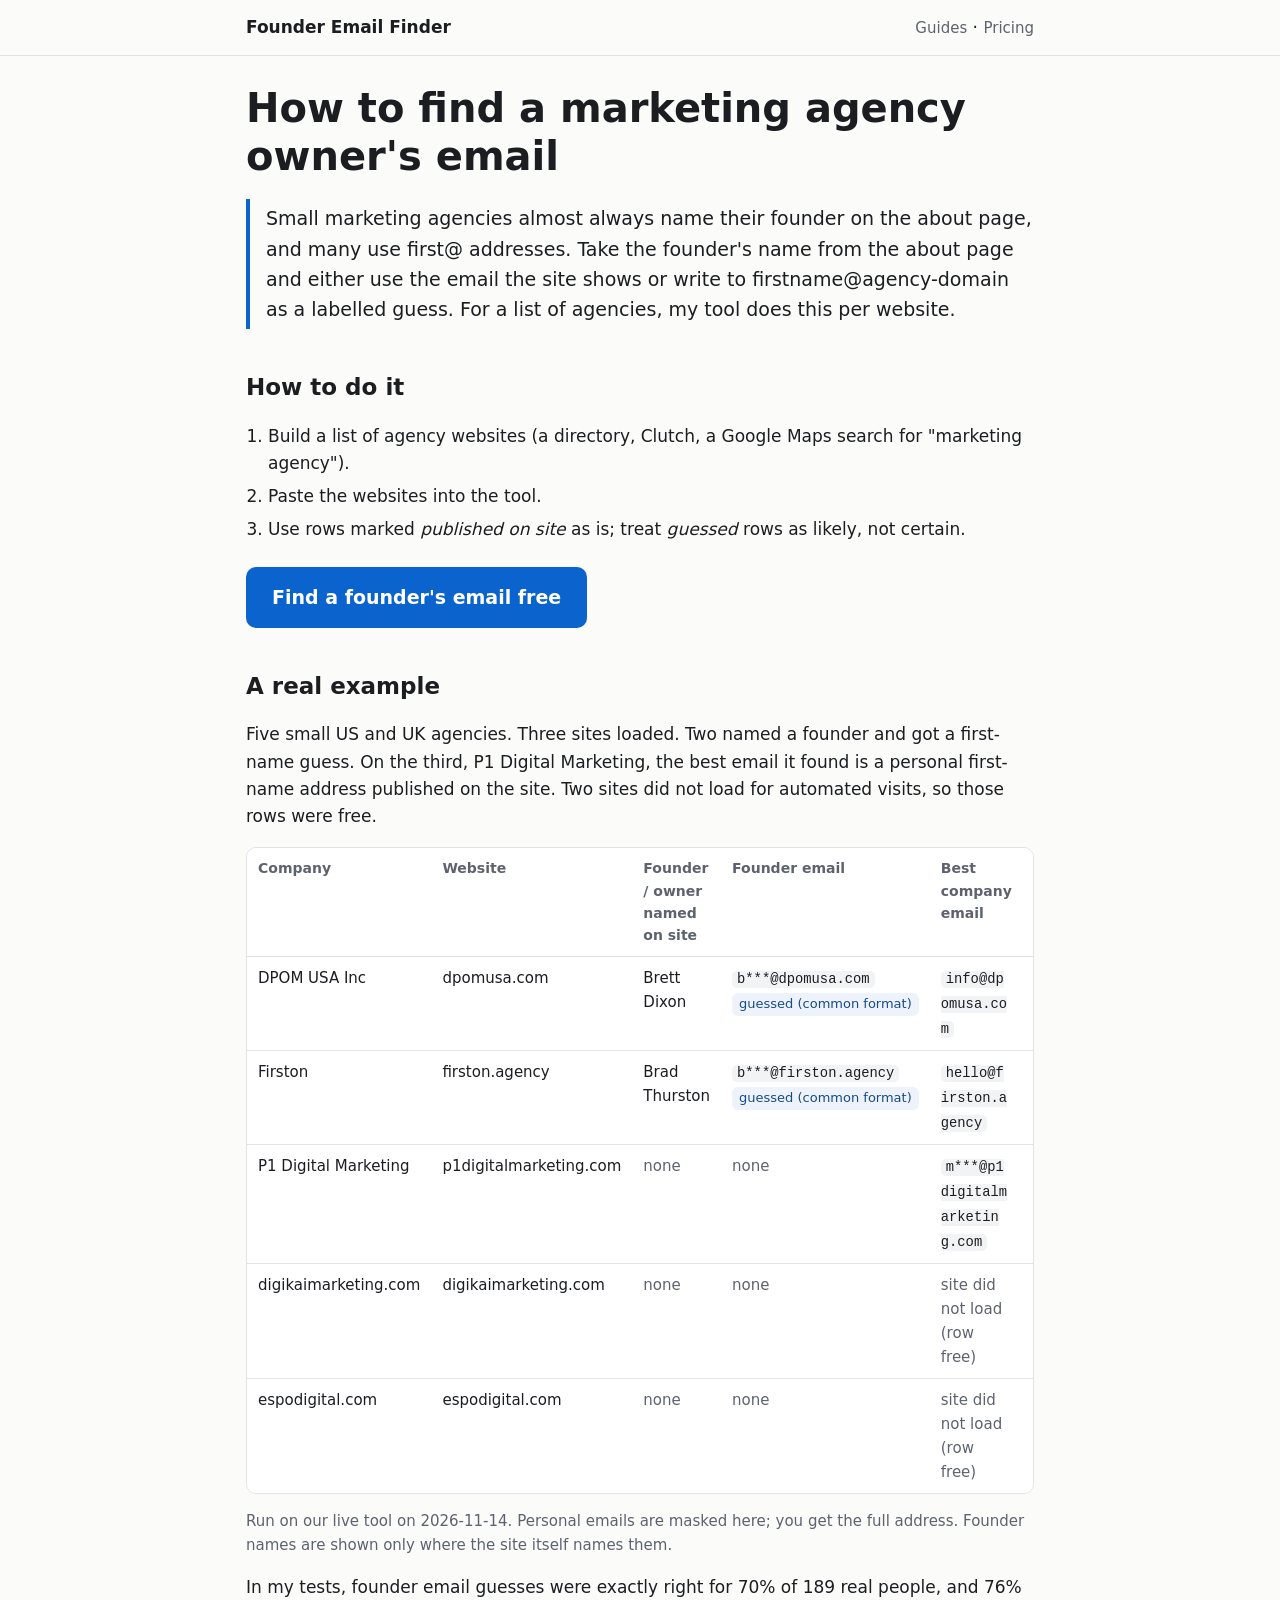
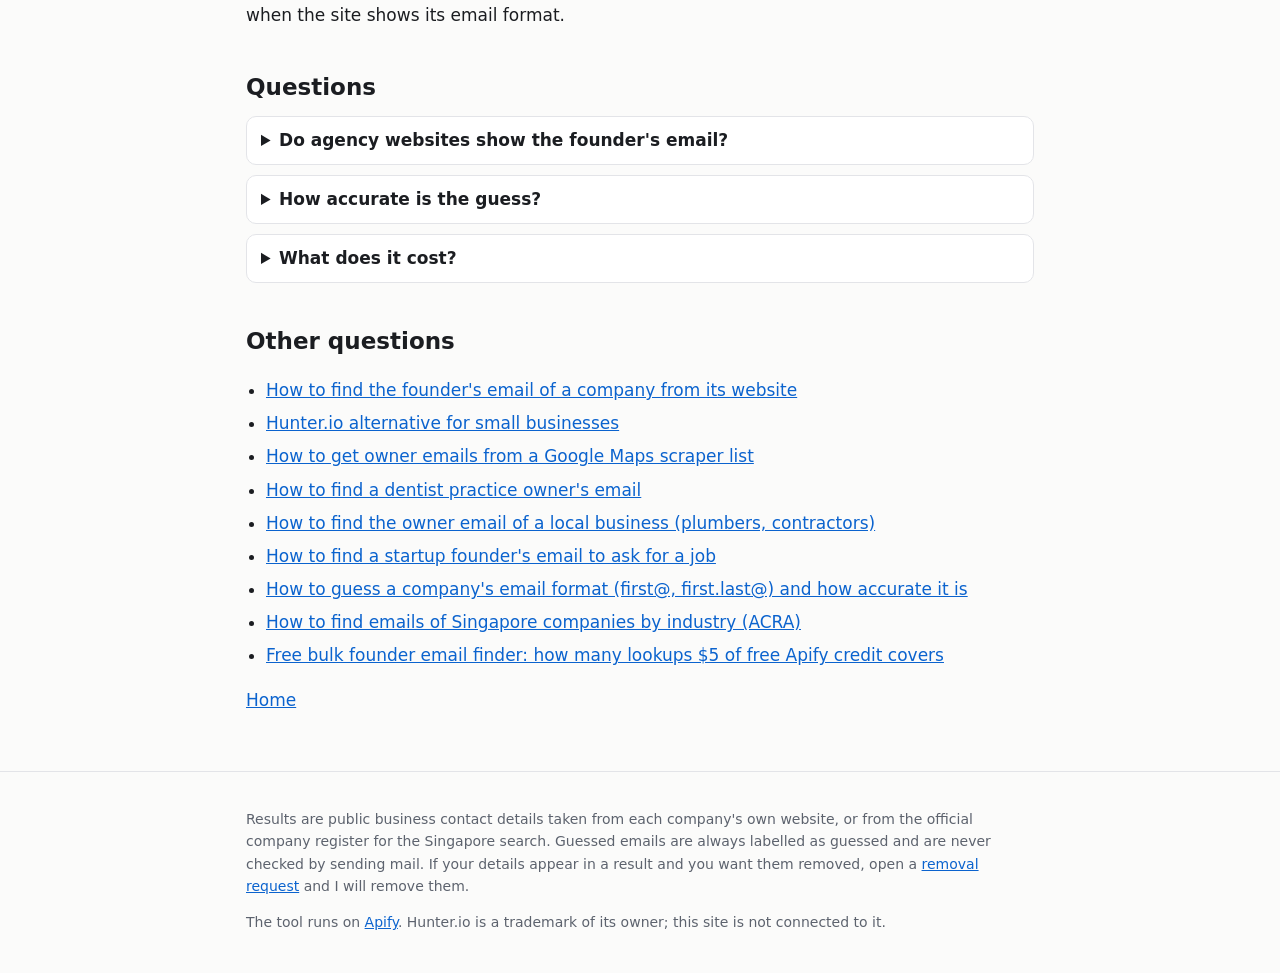
<file: find-marketing-agency-owner-email.html>
<!doctype html>
<html lang="en">
<head>
<meta charset="utf-8">
<meta name="viewport" content="width=device-width,initial-scale=1">
<title>Find a marketing agency owner&#x27;s email</title>
<meta name="description" content="Agency sites usually name the founder on the about page. Get the founder&#x27;s name and email (published or guessed) for a list of agencies. Real example on 5 agencies.">
<link rel="canonical" href="https://founders.intropi.in/find-marketing-agency-owner-email.html">
<meta property="og:title" content="Find a marketing agency owner&#x27;s email">
<meta property="og:description" content="Agency sites usually name the founder on the about page. Get the founder&#x27;s name and email (published or guessed) for a list of agencies. Real example on 5 agencies.">
<meta property="og:url" content="https://founders.intropi.in/find-marketing-agency-owner-email.html">
<meta property="og:type" content="website">
<meta name="color-scheme" content="light dark">
<link rel="stylesheet" href="style.css">
<script type="application/ld+json">{"@context": "https://schema.org", "@type": "FAQPage", "mainEntity": [{"@type": "Question", "name": "Do agency websites show the founder's email?", "acceptedAnswer": {"@type": "Answer", "text": "Sometimes, often as the only address on the site. More often they name the founder and list hello@ or info@."}}, {"@type": "Question", "name": "How accurate is the guess?", "acceptedAnswer": {"@type": "Answer", "text": "In my tests, founder email guesses were exactly right for 70% of 189 real people, and 76% when the site shows its email format."}}, {"@type": "Question", "name": "What does it cost?", "acceptedAnswer": {"@type": "Answer", "text": "$1.50 per 1,000 companies, and rows where nothing was found are free. Apify gives every account $5 of free credit each month, which covers about 3,333 companies."}}]}</script>
</head>
<body>
<header class="site"><div class="wrap"><a class="brand" href="./">Founder Email Finder</a><nav><a href="./#questions">Guides</a> · <a href="./#pricing">Pricing</a></nav></div></header>
<main><div class="wrap">
<h1>How to find a marketing agency owner&#x27;s email</h1>
<p class="answer">Small marketing agencies almost always name their founder on the about page, and many use first@ addresses. Take the founder's name from the about page and either use the email the site shows or write to firstname@agency-domain as a labelled guess. For a list of agencies, my tool does this per website.</p>
<h2>How to do it</h2>
<ol class=steps>
<li>Build a list of agency websites (a directory, Clutch, a Google Maps search for "marketing agency").</li>
<li>Paste the websites into the tool.</li>
<li>Use rows marked <em>published on site</em> as is; treat <em>guessed</em> rows as likely, not certain.</li>
</ol>
<p class="cta-wrap"><a class="cta" href="https://apify.com/intropi/company-contacts-tech-lookup" rel="noopener">Find a founder&#x27;s email free</a></p>
<h2>A real example</h2>
<p>Five small US and UK agencies. Three sites loaded. Two named a founder and got a first-name guess. On the third, P1 Digital Marketing, the best email it found is a personal first-name address published on the site. Two sites did not load for automated visits, so those rows were free.</p>
<div class="table-wrap"><table><thead><tr><th scope=col>Company</th><th scope=col>Website</th><th scope=col>Founder / owner named on site</th><th scope=col>Founder email</th><th scope=col>Best company email</th><th scope=col>Phone</th></tr></thead><tbody>
<tr><td data-label="Company">DPOM USA Inc</td><td data-label="Website">dpomusa.com</td><td data-label="Founder / owner named on site">Brett Dixon</td><td data-label="Founder email"><code>b***@dpomusa.com</code> <span class=tag>guessed (common format)</span></td><td data-label="Best company email"><code>info@dpomusa.com</code></td><td data-label="Phone">+18135928605</td></tr>
<tr><td data-label="Company">Firston</td><td data-label="Website">firston.agency</td><td data-label="Founder / owner named on site">Brad Thurston</td><td data-label="Founder email"><code>b***@firston.agency</code> <span class=tag>guessed (common format)</span></td><td data-label="Best company email"><code>hello@firston.agency</code></td><td data-label="Phone"><span class=muted>none</span></td></tr>
<tr><td data-label="Company">P1 Digital Marketing</td><td data-label="Website">p1digitalmarketing.com</td><td data-label="Founder / owner named on site"><span class=muted>none</span></td><td data-label="Founder email"><span class=muted>none</span></td><td data-label="Best company email"><code>m***@p1digitalmarketing.com</code></td><td data-label="Phone">+18652984600</td></tr>
<tr><td data-label="Company">digikaimarketing.com</td><td data-label="Website">digikaimarketing.com</td><td data-label="Founder / owner named on site"><span class=muted>none</span></td><td data-label="Founder email"><span class=muted>none</span></td><td data-label="Best company email"><span class=muted>site did not load (row free)</span></td><td data-label="Phone"><span class=muted>none</span></td></tr>
<tr><td data-label="Company">espodigital.com</td><td data-label="Website">espodigital.com</td><td data-label="Founder / owner named on site"><span class=muted>none</span></td><td data-label="Founder email"><span class=muted>none</span></td><td data-label="Best company email"><span class=muted>site did not load (row free)</span></td><td data-label="Phone"><span class=muted>none</span></td></tr>
</tbody></table></div><p class="small">Run on our live tool on 2026-11-14. Personal emails are masked here; you get the full address. Founder names are shown only where the site itself names them.</p>
<p>In my tests, founder email guesses were exactly right for 70% of 189 real people, and 76% when the site shows its email format.</p>

<h2>Questions</h2>
<details><summary>Do agency websites show the founder&#x27;s email?</summary><p>Sometimes, often as the only address on the site. More often they name the founder and list hello@ or info@.</p></details>
<details><summary>How accurate is the guess?</summary><p>In my tests, founder email guesses were exactly right for 70% of 189 real people, and 76% when the site shows its email format.</p></details>
<details><summary>What does it cost?</summary><p>$1.50 per 1,000 companies, and rows where nothing was found are free. Apify gives every account $5 of free credit each month, which covers about 3,333 companies.</p></details>

<h2>Other questions</h2><ul class=qs><li><a href="find-founder-email-from-website.html">How to find the founder&#x27;s email of a company from its website</a></li><li><a href="hunter-io-alternative-small-business.html">Hunter.io alternative for small businesses</a></li><li><a href="google-maps-scraper-owner-emails.html">How to get owner emails from a Google Maps scraper list</a></li><li><a href="find-dentist-practice-owner-email.html">How to find a dentist practice owner&#x27;s email</a></li><li><a href="find-local-business-owner-email.html">How to find the owner email of a local business (plumbers, contractors)</a></li><li><a href="find-startup-founder-email-for-job.html">How to find a startup founder&#x27;s email to ask for a job</a></li><li><a href="guess-company-email-format.html">How to guess a company&#x27;s email format (first@, first.last@) and how accurate it is</a></li><li><a href="singapore-company-emails-by-industry-acra.html">How to find emails of Singapore companies by industry (ACRA)</a></li><li><a href="free-bulk-founder-email-finder.html">Free bulk founder email finder: how many lookups $5 of free Apify credit covers</a></li></ul><p><a href="./">Home</a></p>
</div></main>
<footer class="site"><div class="wrap">
<p>Results are public business contact details taken from each company's own website, or from the official company register for the Singapore search. Guessed emails are always labelled as guessed and are never checked by sending mail. If your details appear in a result and you want them removed, open a <a href="https://github.com/saquibjawedbit/founder-email-finder/issues/new?title=Removal%20request">removal request</a> and I will remove them.</p>
<p>The tool runs on <a href="https://apify.com/intropi/company-contacts-tech-lookup" rel="noopener">Apify</a>. Hunter.io is a trademark of its owner; this site is not connected to it.</p>
</div></footer>
</body>
</html>
</file>
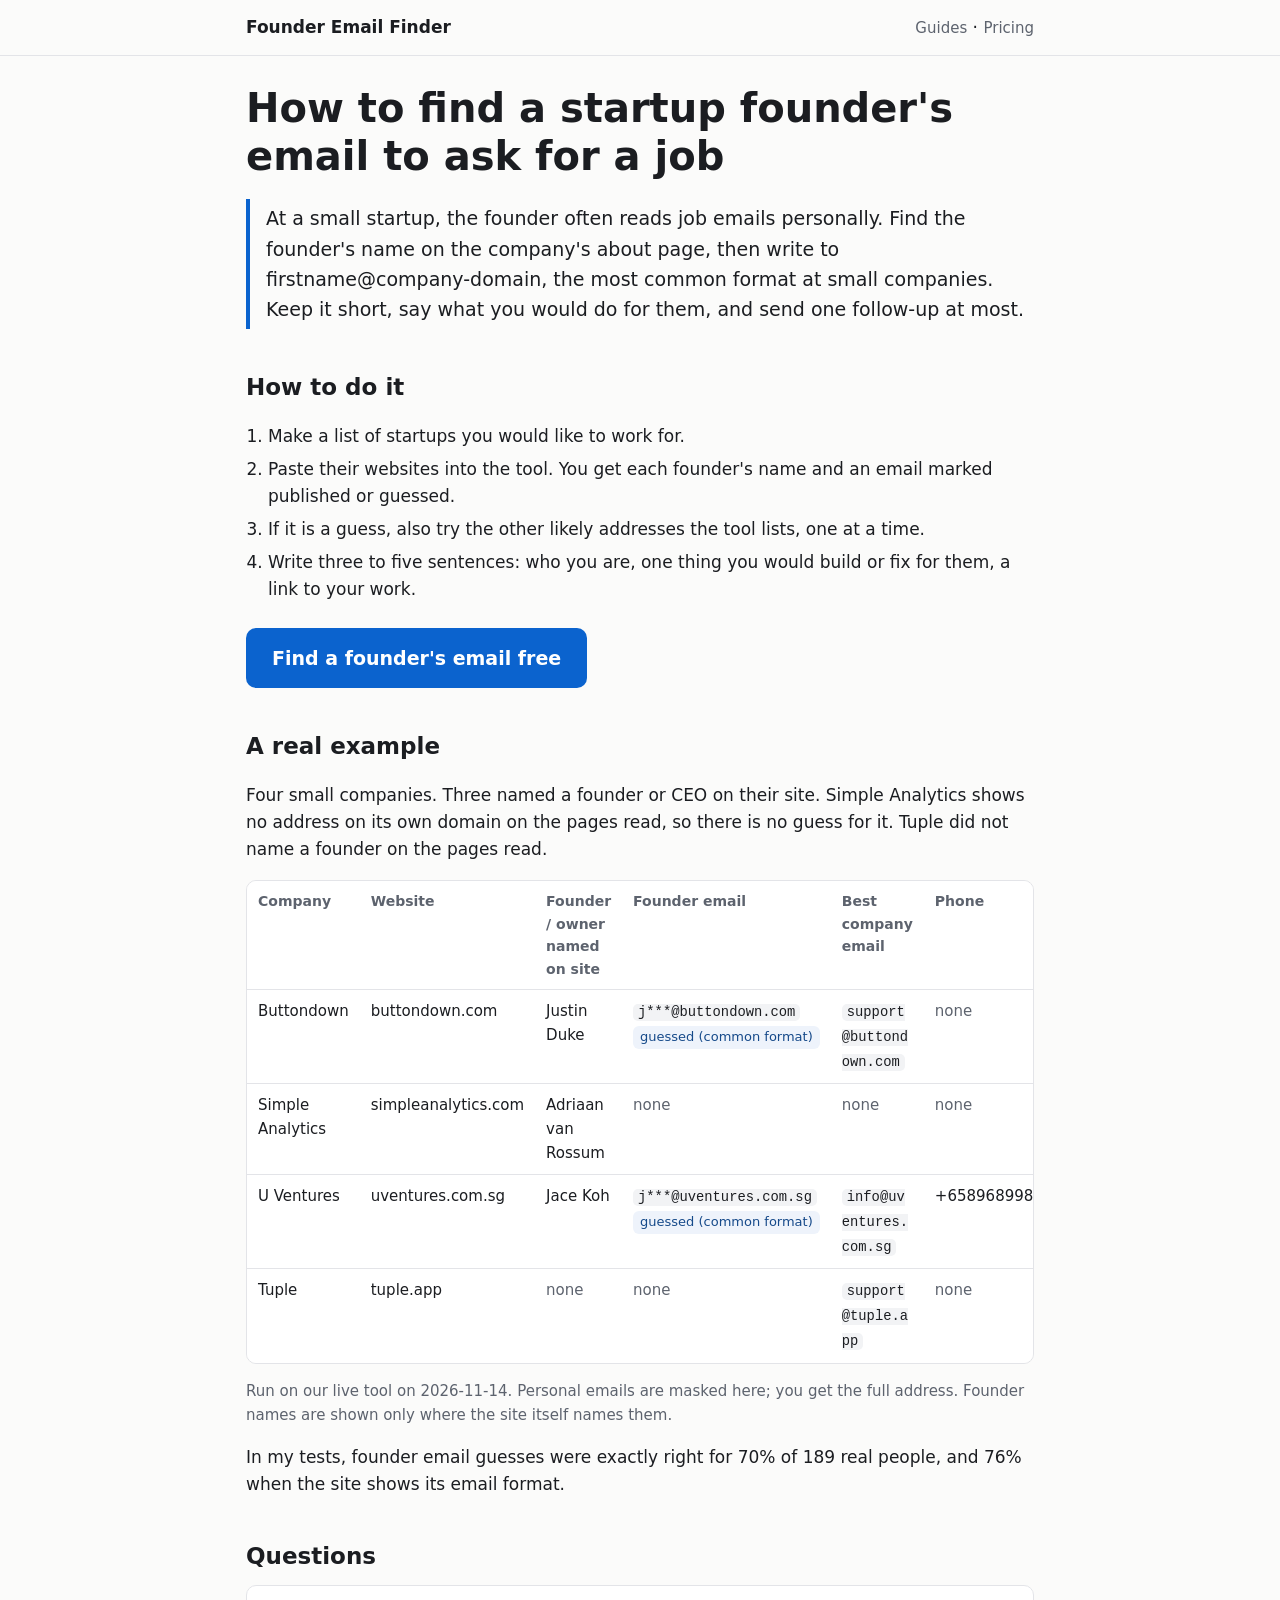
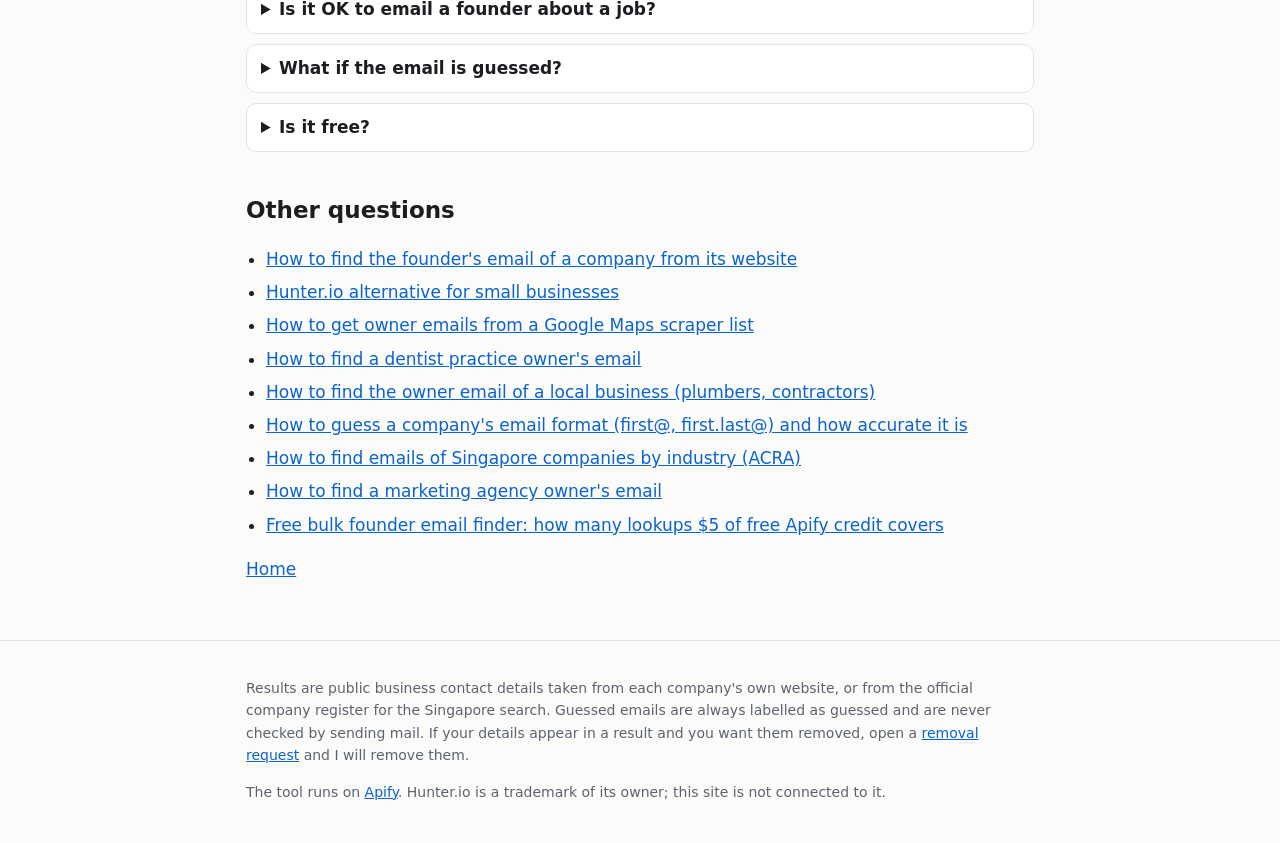
<file: find-startup-founder-email-for-job.html>
<!doctype html>
<html lang="en">
<head>
<meta charset="utf-8">
<meta name="viewport" content="width=device-width,initial-scale=1">
<title>Find a startup founder&#x27;s email to ask for a job</title>
<meta name="description" content="Small startups are often run by the founders themselves. Find the founder&#x27;s name on the site and use their email format; real example on 4 startups.">
<link rel="canonical" href="https://founders.intropi.in/find-startup-founder-email-for-job.html">
<meta property="og:title" content="Find a startup founder&#x27;s email to ask for a job">
<meta property="og:description" content="Small startups are often run by the founders themselves. Find the founder&#x27;s name on the site and use their email format; real example on 4 startups.">
<meta property="og:url" content="https://founders.intropi.in/find-startup-founder-email-for-job.html">
<meta property="og:type" content="website">
<meta name="color-scheme" content="light dark">
<link rel="stylesheet" href="style.css">
<script type="application/ld+json">{"@context": "https://schema.org", "@type": "FAQPage", "mainEntity": [{"@type": "Question", "name": "Is it OK to email a founder about a job?", "acceptedAnswer": {"@type": "Answer", "text": "Yes, at a small company that is normal. Keep it short and specific and do not send more than one follow-up."}}, {"@type": "Question", "name": "What if the email is guessed?", "acceptedAnswer": {"@type": "Answer", "text": "It may bounce. The tool lists other likely addresses; try them one at a time. In my tests, founder email guesses were exactly right for 70% of 189 real people, and 76% when the site shows its email format."}}, {"@type": "Question", "name": "Is it free?", "acceptedAnswer": {"@type": "Answer", "text": "For a short list, yes: Apify gives $5 of free credit every month and the tool costs $1.50 per 1,000 companies."}}]}</script>
</head>
<body>
<header class="site"><div class="wrap"><a class="brand" href="./">Founder Email Finder</a><nav><a href="./#questions">Guides</a> · <a href="./#pricing">Pricing</a></nav></div></header>
<main><div class="wrap">
<h1>How to find a startup founder&#x27;s email to ask for a job</h1>
<p class="answer">At a small startup, the founder often reads job emails personally. Find the founder's name on the company's about page, then write to firstname@company-domain, the most common format at small companies. Keep it short, say what you would do for them, and send one follow-up at most.</p>
<h2>How to do it</h2>
<ol class=steps>
<li>Make a list of startups you would like to work for.</li>
<li>Paste their websites into the tool. You get each founder's name and an email marked published or guessed.</li>
<li>If it is a guess, also try the other likely addresses the tool lists, one at a time.</li>
<li>Write three to five sentences: who you are, one thing you would build or fix for them, a link to your work.</li>
</ol>
<p class="cta-wrap"><a class="cta" href="https://apify.com/intropi/company-contacts-tech-lookup" rel="noopener">Find a founder&#x27;s email free</a></p>
<h2>A real example</h2>
<p>Four small companies. Three named a founder or CEO on their site. Simple Analytics shows no address on its own domain on the pages read, so there is no guess for it. Tuple did not name a founder on the pages read.</p>
<div class="table-wrap"><table><thead><tr><th scope=col>Company</th><th scope=col>Website</th><th scope=col>Founder / owner named on site</th><th scope=col>Founder email</th><th scope=col>Best company email</th><th scope=col>Phone</th></tr></thead><tbody>
<tr><td data-label="Company">Buttondown</td><td data-label="Website">buttondown.com</td><td data-label="Founder / owner named on site">Justin Duke</td><td data-label="Founder email"><code>j***@buttondown.com</code> <span class=tag>guessed (common format)</span></td><td data-label="Best company email"><code>support@buttondown.com</code></td><td data-label="Phone"><span class=muted>none</span></td></tr>
<tr><td data-label="Company">Simple Analytics</td><td data-label="Website">simpleanalytics.com</td><td data-label="Founder / owner named on site">Adriaan van Rossum</td><td data-label="Founder email"><span class=muted>none</span></td><td data-label="Best company email"><span class=muted>none</span></td><td data-label="Phone"><span class=muted>none</span></td></tr>
<tr><td data-label="Company">U Ventures</td><td data-label="Website">uventures.com.sg</td><td data-label="Founder / owner named on site">Jace Koh</td><td data-label="Founder email"><code>j***@uventures.com.sg</code> <span class=tag>guessed (common format)</span></td><td data-label="Best company email"><code>info@uventures.com.sg</code></td><td data-label="Phone">+6589689988</td></tr>
<tr><td data-label="Company">Tuple</td><td data-label="Website">tuple.app</td><td data-label="Founder / owner named on site"><span class=muted>none</span></td><td data-label="Founder email"><span class=muted>none</span></td><td data-label="Best company email"><code>support@tuple.app</code></td><td data-label="Phone"><span class=muted>none</span></td></tr>
</tbody></table></div><p class="small">Run on our live tool on 2026-11-14. Personal emails are masked here; you get the full address. Founder names are shown only where the site itself names them.</p>
<p>In my tests, founder email guesses were exactly right for 70% of 189 real people, and 76% when the site shows its email format.</p>

<h2>Questions</h2>
<details><summary>Is it OK to email a founder about a job?</summary><p>Yes, at a small company that is normal. Keep it short and specific and do not send more than one follow-up.</p></details>
<details><summary>What if the email is guessed?</summary><p>It may bounce. The tool lists other likely addresses; try them one at a time. In my tests, founder email guesses were exactly right for 70% of 189 real people, and 76% when the site shows its email format.</p></details>
<details><summary>Is it free?</summary><p>For a short list, yes: Apify gives $5 of free credit every month and the tool costs $1.50 per 1,000 companies.</p></details>

<h2>Other questions</h2><ul class=qs><li><a href="find-founder-email-from-website.html">How to find the founder&#x27;s email of a company from its website</a></li><li><a href="hunter-io-alternative-small-business.html">Hunter.io alternative for small businesses</a></li><li><a href="google-maps-scraper-owner-emails.html">How to get owner emails from a Google Maps scraper list</a></li><li><a href="find-dentist-practice-owner-email.html">How to find a dentist practice owner&#x27;s email</a></li><li><a href="find-local-business-owner-email.html">How to find the owner email of a local business (plumbers, contractors)</a></li><li><a href="guess-company-email-format.html">How to guess a company&#x27;s email format (first@, first.last@) and how accurate it is</a></li><li><a href="singapore-company-emails-by-industry-acra.html">How to find emails of Singapore companies by industry (ACRA)</a></li><li><a href="find-marketing-agency-owner-email.html">How to find a marketing agency owner&#x27;s email</a></li><li><a href="free-bulk-founder-email-finder.html">Free bulk founder email finder: how many lookups $5 of free Apify credit covers</a></li></ul><p><a href="./">Home</a></p>
</div></main>
<footer class="site"><div class="wrap">
<p>Results are public business contact details taken from each company's own website, or from the official company register for the Singapore search. Guessed emails are always labelled as guessed and are never checked by sending mail. If your details appear in a result and you want them removed, open a <a href="https://github.com/saquibjawedbit/founder-email-finder/issues/new?title=Removal%20request">removal request</a> and I will remove them.</p>
<p>The tool runs on <a href="https://apify.com/intropi/company-contacts-tech-lookup" rel="noopener">Apify</a>. Hunter.io is a trademark of its owner; this site is not connected to it.</p>
</div></footer>
</body>
</html>
</file>
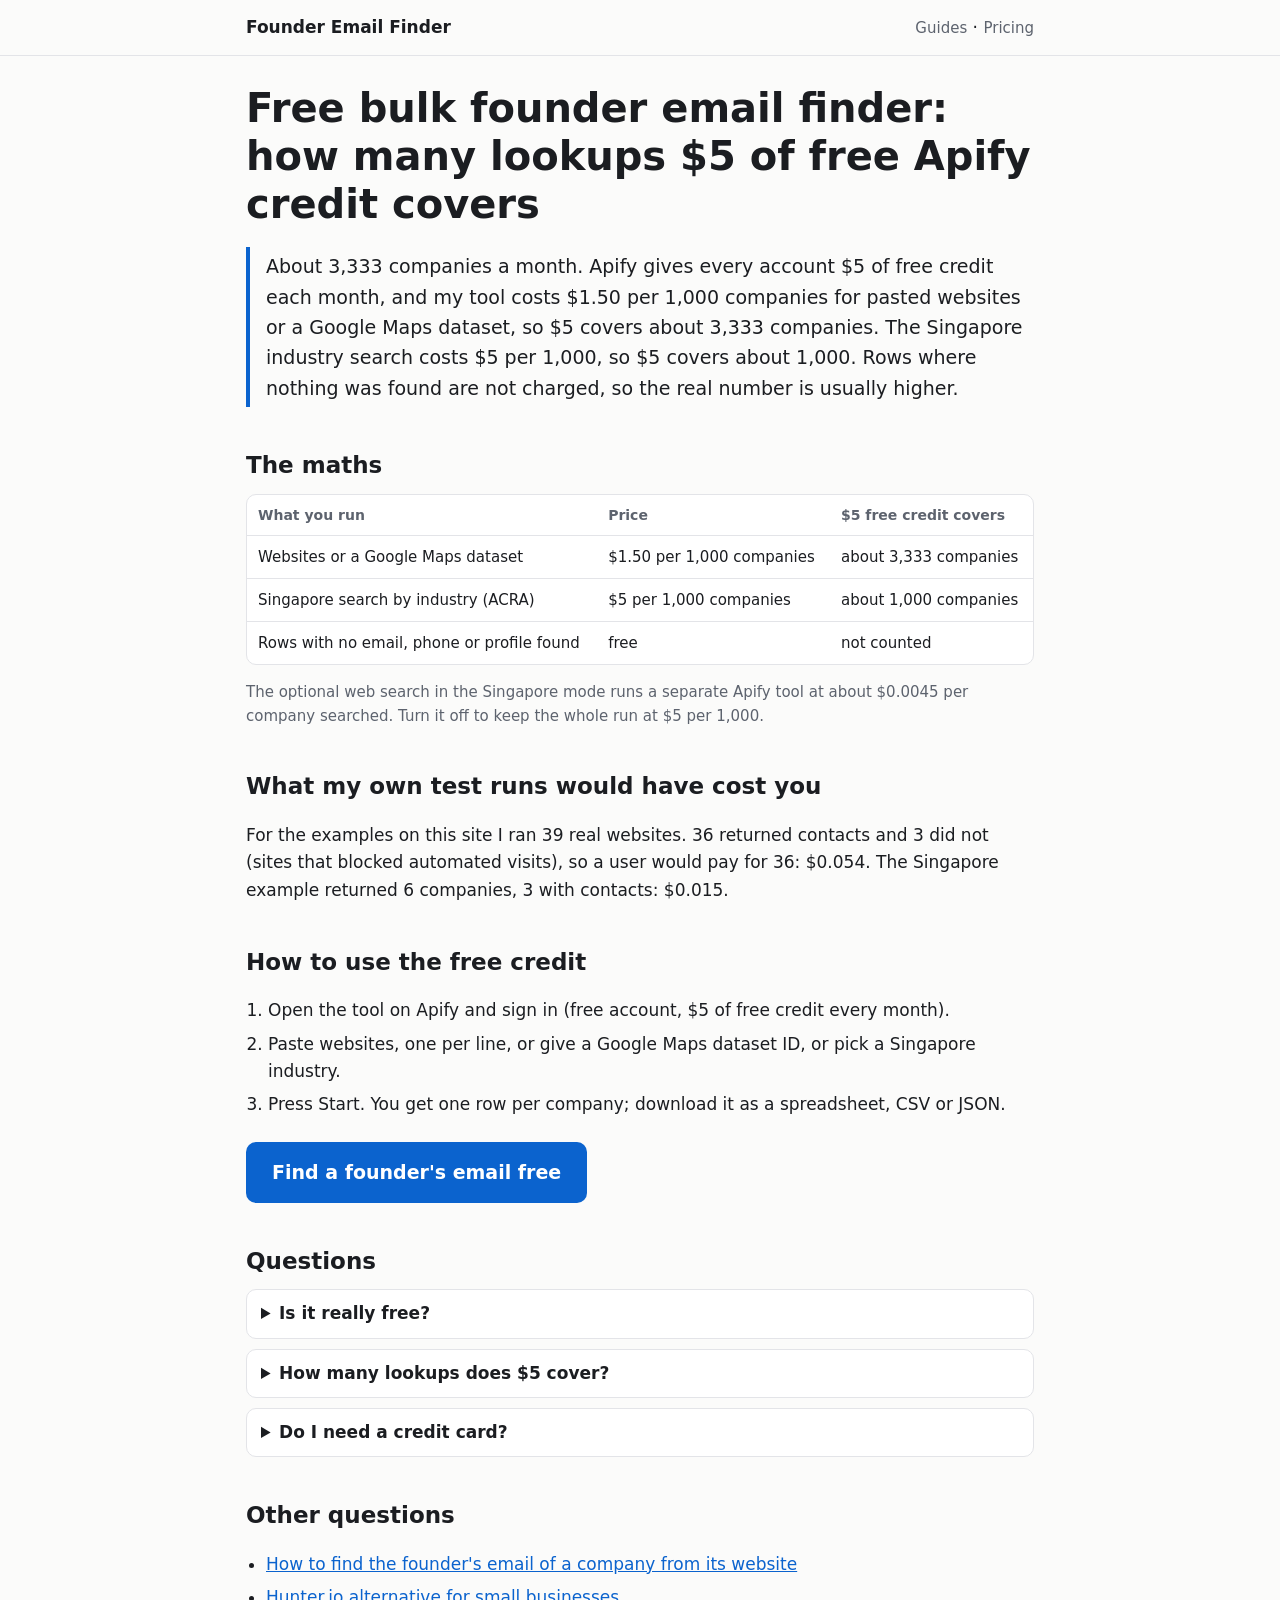
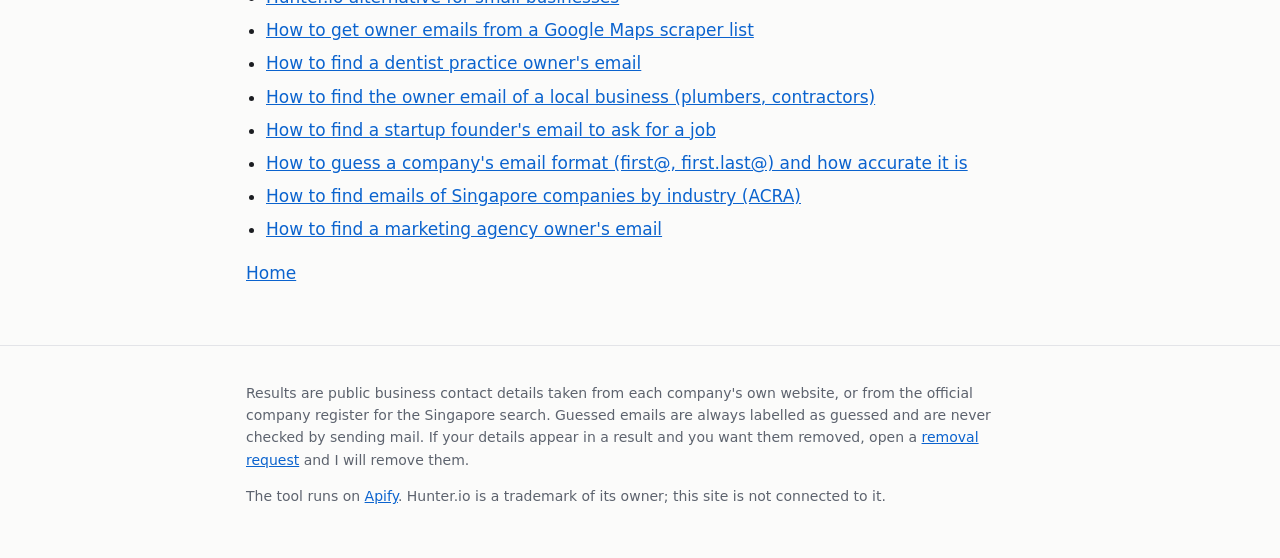
<file: free-bulk-founder-email-finder.html>
<!doctype html>
<html lang="en">
<head>
<meta charset="utf-8">
<meta name="viewport" content="width=device-width,initial-scale=1">
<title>Free bulk founder email finder: what $5 covers</title>
<meta name="description" content="Apify&#x27;s $5 monthly free credit covers about 3,333 company lookups at $1.50 per 1,000, or 1,000 Singapore registry companies at $5 per 1,000. Rows with nothing found are free.">
<link rel="canonical" href="https://founders.intropi.in/free-bulk-founder-email-finder.html">
<meta property="og:title" content="Free bulk founder email finder: what $5 covers">
<meta property="og:description" content="Apify&#x27;s $5 monthly free credit covers about 3,333 company lookups at $1.50 per 1,000, or 1,000 Singapore registry companies at $5 per 1,000. Rows with nothing found are free.">
<meta property="og:url" content="https://founders.intropi.in/free-bulk-founder-email-finder.html">
<meta property="og:type" content="website">
<meta name="color-scheme" content="light dark">
<link rel="stylesheet" href="style.css">
<script type="application/ld+json">{"@context": "https://schema.org", "@type": "FAQPage", "mainEntity": [{"@type": "Question", "name": "Is it really free?", "acceptedAnswer": {"@type": "Answer", "text": "Up to the $5 of free credit Apify gives each month. After that it is $1.50 per 1,000 companies."}}, {"@type": "Question", "name": "How many lookups does $5 cover?", "acceptedAnswer": {"@type": "Answer", "text": "About 3,333 companies from websites or Google Maps, or about 1,000 from the Singapore registry search. Rows with nothing found are free."}}, {"@type": "Question", "name": "Do I need a credit card?", "acceptedAnswer": {"@type": "Answer", "text": "Apify's free plan gives the monthly credit. Check Apify's sign-up page for its current terms."}}]}</script>
</head>
<body>
<header class="site"><div class="wrap"><a class="brand" href="./">Founder Email Finder</a><nav><a href="./#questions">Guides</a> · <a href="./#pricing">Pricing</a></nav></div></header>
<main><div class="wrap">
<h1>Free bulk founder email finder: how many lookups $5 of free Apify credit covers</h1>
<p class="answer">About 3,333 companies a month. Apify gives every account $5 of free credit each month, and my tool costs $1.50 per 1,000 companies for pasted websites or a Google Maps dataset, so $5 covers about 3,333 companies. The Singapore industry search costs $5 per 1,000, so $5 covers about 1,000. Rows where nothing was found are not charged, so the real number is usually higher.</p>
<h2>The maths</h2>
<div class="table-wrap"><table><thead><tr><th>What you run</th><th>Price</th><th>$5 free credit covers</th></tr></thead><tbody>
<tr><td>Websites or a Google Maps dataset</td><td>$1.50 per 1,000 companies</td><td>about 3,333 companies</td></tr>
<tr><td>Singapore search by industry (ACRA)</td><td>$5 per 1,000 companies</td><td>about 1,000 companies</td></tr>
<tr><td>Rows with no email, phone or profile found</td><td>free</td><td>not counted</td></tr>
</tbody></table></div>
<p class="small">The optional web search in the Singapore mode runs a separate Apify tool at about $0.0045 per company searched. Turn it off to keep the whole run at $5 per 1,000.</p>
<h2>What my own test runs would have cost you</h2>
<p>For the examples on this site I ran 39 real websites. 36 returned contacts and 3 did not (sites that blocked automated visits), so a user would pay for 36: $0.054. The Singapore example returned 6 companies, 3 with contacts: $0.015.</p>
<h2>How to use the free credit</h2>
<ol class=steps>
<li>Open the tool on Apify and sign in (free account, $5 of free credit every month).</li>
<li>Paste websites, one per line, or give a Google Maps dataset ID, or pick a Singapore industry.</li>
<li>Press Start. You get one row per company; download it as a spreadsheet, CSV or JSON.</li>
</ol>
<p class="cta-wrap"><a class="cta" href="https://apify.com/intropi/company-contacts-tech-lookup" rel="noopener">Find a founder&#x27;s email free</a></p>

<h2>Questions</h2>
<details><summary>Is it really free?</summary><p>Up to the $5 of free credit Apify gives each month. After that it is $1.50 per 1,000 companies.</p></details>
<details><summary>How many lookups does $5 cover?</summary><p>About 3,333 companies from websites or Google Maps, or about 1,000 from the Singapore registry search. Rows with nothing found are free.</p></details>
<details><summary>Do I need a credit card?</summary><p>Apify&#x27;s free plan gives the monthly credit. Check Apify&#x27;s sign-up page for its current terms.</p></details>

<h2>Other questions</h2><ul class=qs><li><a href="find-founder-email-from-website.html">How to find the founder&#x27;s email of a company from its website</a></li><li><a href="hunter-io-alternative-small-business.html">Hunter.io alternative for small businesses</a></li><li><a href="google-maps-scraper-owner-emails.html">How to get owner emails from a Google Maps scraper list</a></li><li><a href="find-dentist-practice-owner-email.html">How to find a dentist practice owner&#x27;s email</a></li><li><a href="find-local-business-owner-email.html">How to find the owner email of a local business (plumbers, contractors)</a></li><li><a href="find-startup-founder-email-for-job.html">How to find a startup founder&#x27;s email to ask for a job</a></li><li><a href="guess-company-email-format.html">How to guess a company&#x27;s email format (first@, first.last@) and how accurate it is</a></li><li><a href="singapore-company-emails-by-industry-acra.html">How to find emails of Singapore companies by industry (ACRA)</a></li><li><a href="find-marketing-agency-owner-email.html">How to find a marketing agency owner&#x27;s email</a></li></ul><p><a href="./">Home</a></p>
</div></main>
<footer class="site"><div class="wrap">
<p>Results are public business contact details taken from each company's own website, or from the official company register for the Singapore search. Guessed emails are always labelled as guessed and are never checked by sending mail. If your details appear in a result and you want them removed, open a <a href="https://github.com/saquibjawedbit/founder-email-finder/issues/new?title=Removal%20request">removal request</a> and I will remove them.</p>
<p>The tool runs on <a href="https://apify.com/intropi/company-contacts-tech-lookup" rel="noopener">Apify</a>. Hunter.io is a trademark of its owner; this site is not connected to it.</p>
</div></footer>
</body>
</html>
</file>
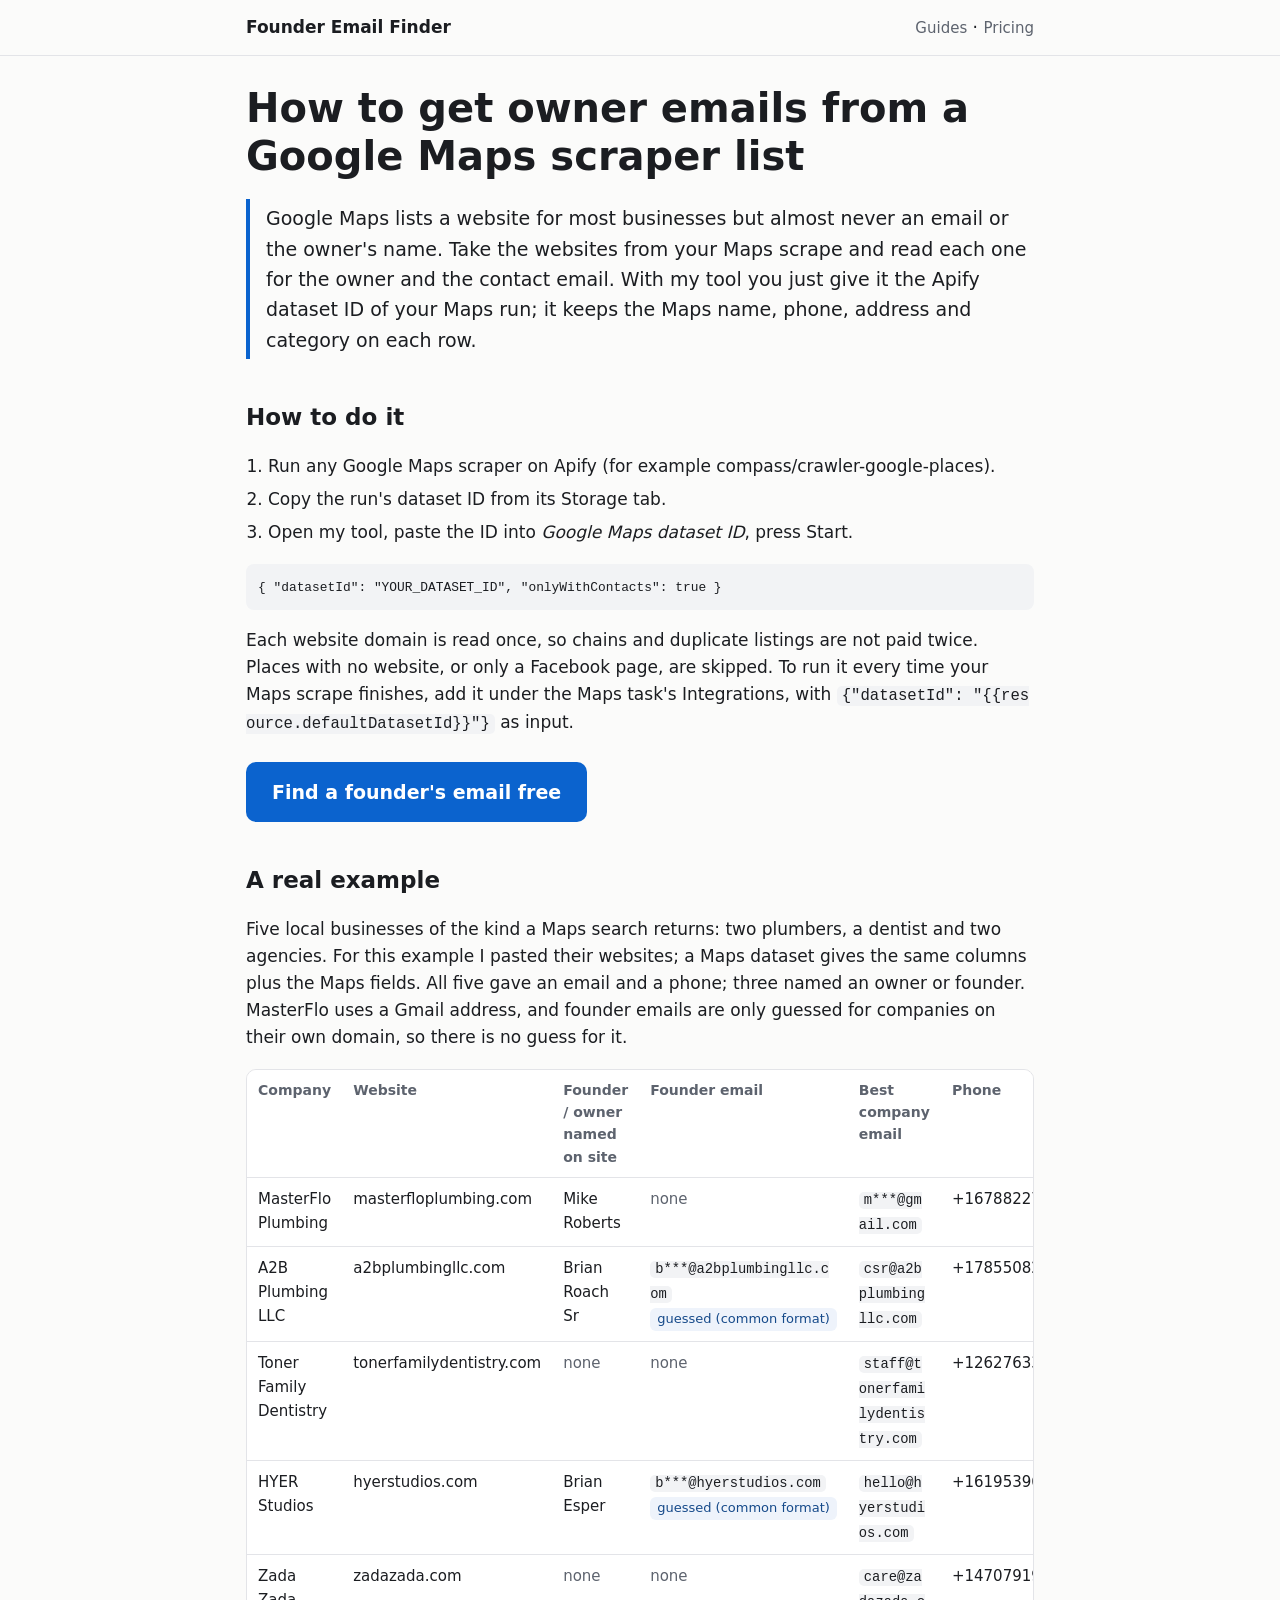
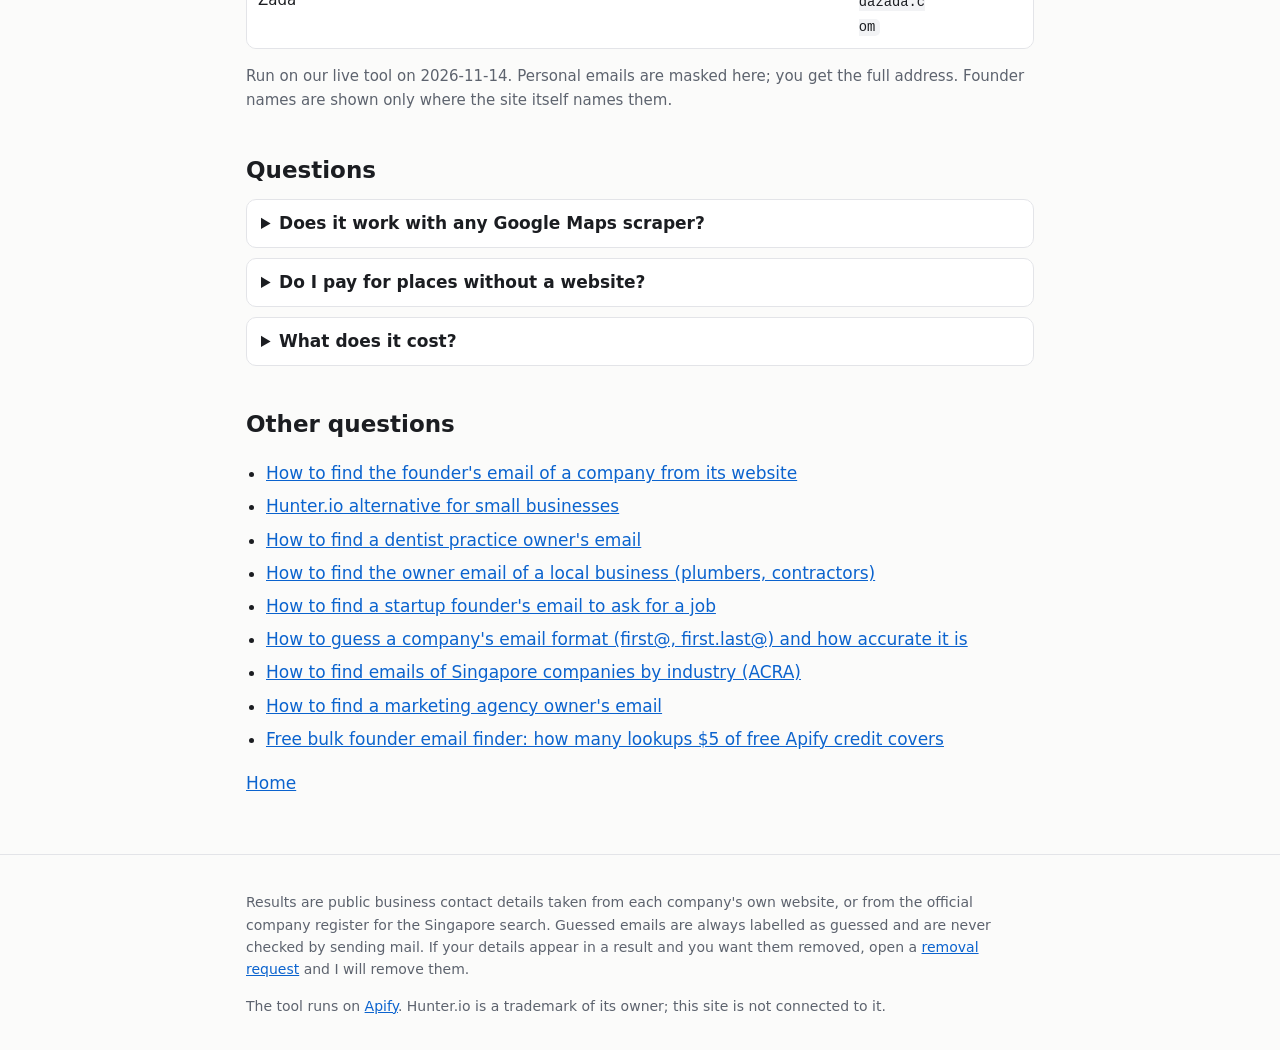
<file: google-maps-scraper-owner-emails.html>
<!doctype html>
<html lang="en">
<head>
<meta charset="utf-8">
<meta name="viewport" content="width=device-width,initial-scale=1">
<title>Owner emails from a Google Maps scraper list</title>
<meta name="description" content="Turn a Google Maps scrape (websites, no emails) into owner names and emails: give the dataset ID, get one row per place with owner, email, phone. $1.50 per 1,000.">
<link rel="canonical" href="https://founders.intropi.in/google-maps-scraper-owner-emails.html">
<meta property="og:title" content="Owner emails from a Google Maps scraper list">
<meta property="og:description" content="Turn a Google Maps scrape (websites, no emails) into owner names and emails: give the dataset ID, get one row per place with owner, email, phone. $1.50 per 1,000.">
<meta property="og:url" content="https://founders.intropi.in/google-maps-scraper-owner-emails.html">
<meta property="og:type" content="website">
<meta name="color-scheme" content="light dark">
<link rel="stylesheet" href="style.css">
<script type="application/ld+json">{"@context": "https://schema.org", "@type": "FAQPage", "mainEntity": [{"@type": "Question", "name": "Does it work with any Google Maps scraper?", "acceptedAnswer": {"@type": "Answer", "text": "It works with any Apify dataset that has a website column, such as compass/crawler-google-places or aurelix/google-maps-scraper."}}, {"@type": "Question", "name": "Do I pay for places without a website?", "acceptedAnswer": {"@type": "Answer", "text": "No. They are skipped, and rows where nothing was found are free."}}, {"@type": "Question", "name": "What does it cost?", "acceptedAnswer": {"@type": "Answer", "text": "$1.50 per 1,000 companies, and rows where nothing was found are free. Apify gives every account $5 of free credit each month, which covers about 3,333 companies."}}]}</script>
</head>
<body>
<header class="site"><div class="wrap"><a class="brand" href="./">Founder Email Finder</a><nav><a href="./#questions">Guides</a> · <a href="./#pricing">Pricing</a></nav></div></header>
<main><div class="wrap">
<h1>How to get owner emails from a Google Maps scraper list</h1>
<p class="answer">Google Maps lists a website for most businesses but almost never an email or the owner's name. Take the websites from your Maps scrape and read each one for the owner and the contact email. With my tool you just give it the Apify dataset ID of your Maps run; it keeps the Maps name, phone, address and category on each row.</p>
<h2>How to do it</h2>
<ol class=steps>
<li>Run any Google Maps scraper on Apify (for example compass/crawler-google-places).</li>
<li>Copy the run's dataset ID from its Storage tab.</li>
<li>Open my tool, paste the ID into <em>Google Maps dataset ID</em>, press Start.</li>
</ol>
<pre><code>{ "datasetId": "YOUR_DATASET_ID", "onlyWithContacts": true }</code></pre>
<p>Each website domain is read once, so chains and duplicate listings are not paid twice. Places with no website, or only a Facebook page, are skipped. To run it every time your Maps scrape finishes, add it under the Maps task's Integrations, with <code>{"datasetId": "{{resource.defaultDatasetId}}"}</code> as input.</p>
<p class="cta-wrap"><a class="cta" href="https://apify.com/intropi/company-contacts-tech-lookup" rel="noopener">Find a founder&#x27;s email free</a></p>
<h2>A real example</h2>
<p>Five local businesses of the kind a Maps search returns: two plumbers, a dentist and two agencies. For this example I pasted their websites; a Maps dataset gives the same columns plus the Maps fields. All five gave an email and a phone; three named an owner or founder. MasterFlo uses a Gmail address, and founder emails are only guessed for companies on their own domain, so there is no guess for it.</p>
<div class="table-wrap"><table><thead><tr><th scope=col>Company</th><th scope=col>Website</th><th scope=col>Founder / owner named on site</th><th scope=col>Founder email</th><th scope=col>Best company email</th><th scope=col>Phone</th></tr></thead><tbody>
<tr><td data-label="Company">MasterFlo Plumbing</td><td data-label="Website">masterfloplumbing.com</td><td data-label="Founder / owner named on site">Mike Roberts</td><td data-label="Founder email"><span class=muted>none</span></td><td data-label="Best company email"><code>m***@gmail.com</code></td><td data-label="Phone">+16788227095</td></tr>
<tr><td data-label="Company">A2B Plumbing LLC</td><td data-label="Website">a2bplumbingllc.com</td><td data-label="Founder / owner named on site">Brian Roach Sr</td><td data-label="Founder email"><code>b***@a2bplumbingllc.com</code> <span class=tag>guessed (common format)</span></td><td data-label="Best company email"><code>csr@a2bplumbingllc.com</code></td><td data-label="Phone">+17855082227</td></tr>
<tr><td data-label="Company">Toner Family Dentistry</td><td data-label="Website">tonerfamilydentistry.com</td><td data-label="Founder / owner named on site"><span class=muted>none</span></td><td data-label="Founder email"><span class=muted>none</span></td><td data-label="Best company email"><code>staff@tonerfamilydentistry.com</code></td><td data-label="Phone">+12627633430</td></tr>
<tr><td data-label="Company">HYER Studios</td><td data-label="Website">hyerstudios.com</td><td data-label="Founder / owner named on site">Brian Esper</td><td data-label="Founder email"><code>b***@hyerstudios.com</code> <span class=tag>guessed (common format)</span></td><td data-label="Best company email"><code>hello@hyerstudios.com</code></td><td data-label="Phone">+16195396496</td></tr>
<tr><td data-label="Company">Zada Zada</td><td data-label="Website">zadazada.com</td><td data-label="Founder / owner named on site"><span class=muted>none</span></td><td data-label="Founder email"><span class=muted>none</span></td><td data-label="Best company email"><code>care@zadazada.com</code></td><td data-label="Phone">+14707919755</td></tr>
</tbody></table></div><p class="small">Run on our live tool on 2026-11-14. Personal emails are masked here; you get the full address. Founder names are shown only where the site itself names them.</p>

<h2>Questions</h2>
<details><summary>Does it work with any Google Maps scraper?</summary><p>It works with any Apify dataset that has a website column, such as compass/crawler-google-places or aurelix/google-maps-scraper.</p></details>
<details><summary>Do I pay for places without a website?</summary><p>No. They are skipped, and rows where nothing was found are free.</p></details>
<details><summary>What does it cost?</summary><p>$1.50 per 1,000 companies, and rows where nothing was found are free. Apify gives every account $5 of free credit each month, which covers about 3,333 companies.</p></details>

<h2>Other questions</h2><ul class=qs><li><a href="find-founder-email-from-website.html">How to find the founder&#x27;s email of a company from its website</a></li><li><a href="hunter-io-alternative-small-business.html">Hunter.io alternative for small businesses</a></li><li><a href="find-dentist-practice-owner-email.html">How to find a dentist practice owner&#x27;s email</a></li><li><a href="find-local-business-owner-email.html">How to find the owner email of a local business (plumbers, contractors)</a></li><li><a href="find-startup-founder-email-for-job.html">How to find a startup founder&#x27;s email to ask for a job</a></li><li><a href="guess-company-email-format.html">How to guess a company&#x27;s email format (first@, first.last@) and how accurate it is</a></li><li><a href="singapore-company-emails-by-industry-acra.html">How to find emails of Singapore companies by industry (ACRA)</a></li><li><a href="find-marketing-agency-owner-email.html">How to find a marketing agency owner&#x27;s email</a></li><li><a href="free-bulk-founder-email-finder.html">Free bulk founder email finder: how many lookups $5 of free Apify credit covers</a></li></ul><p><a href="./">Home</a></p>
</div></main>
<footer class="site"><div class="wrap">
<p>Results are public business contact details taken from each company's own website, or from the official company register for the Singapore search. Guessed emails are always labelled as guessed and are never checked by sending mail. If your details appear in a result and you want them removed, open a <a href="https://github.com/saquibjawedbit/founder-email-finder/issues/new?title=Removal%20request">removal request</a> and I will remove them.</p>
<p>The tool runs on <a href="https://apify.com/intropi/company-contacts-tech-lookup" rel="noopener">Apify</a>. Hunter.io is a trademark of its owner; this site is not connected to it.</p>
</div></footer>
</body>
</html>
</file>
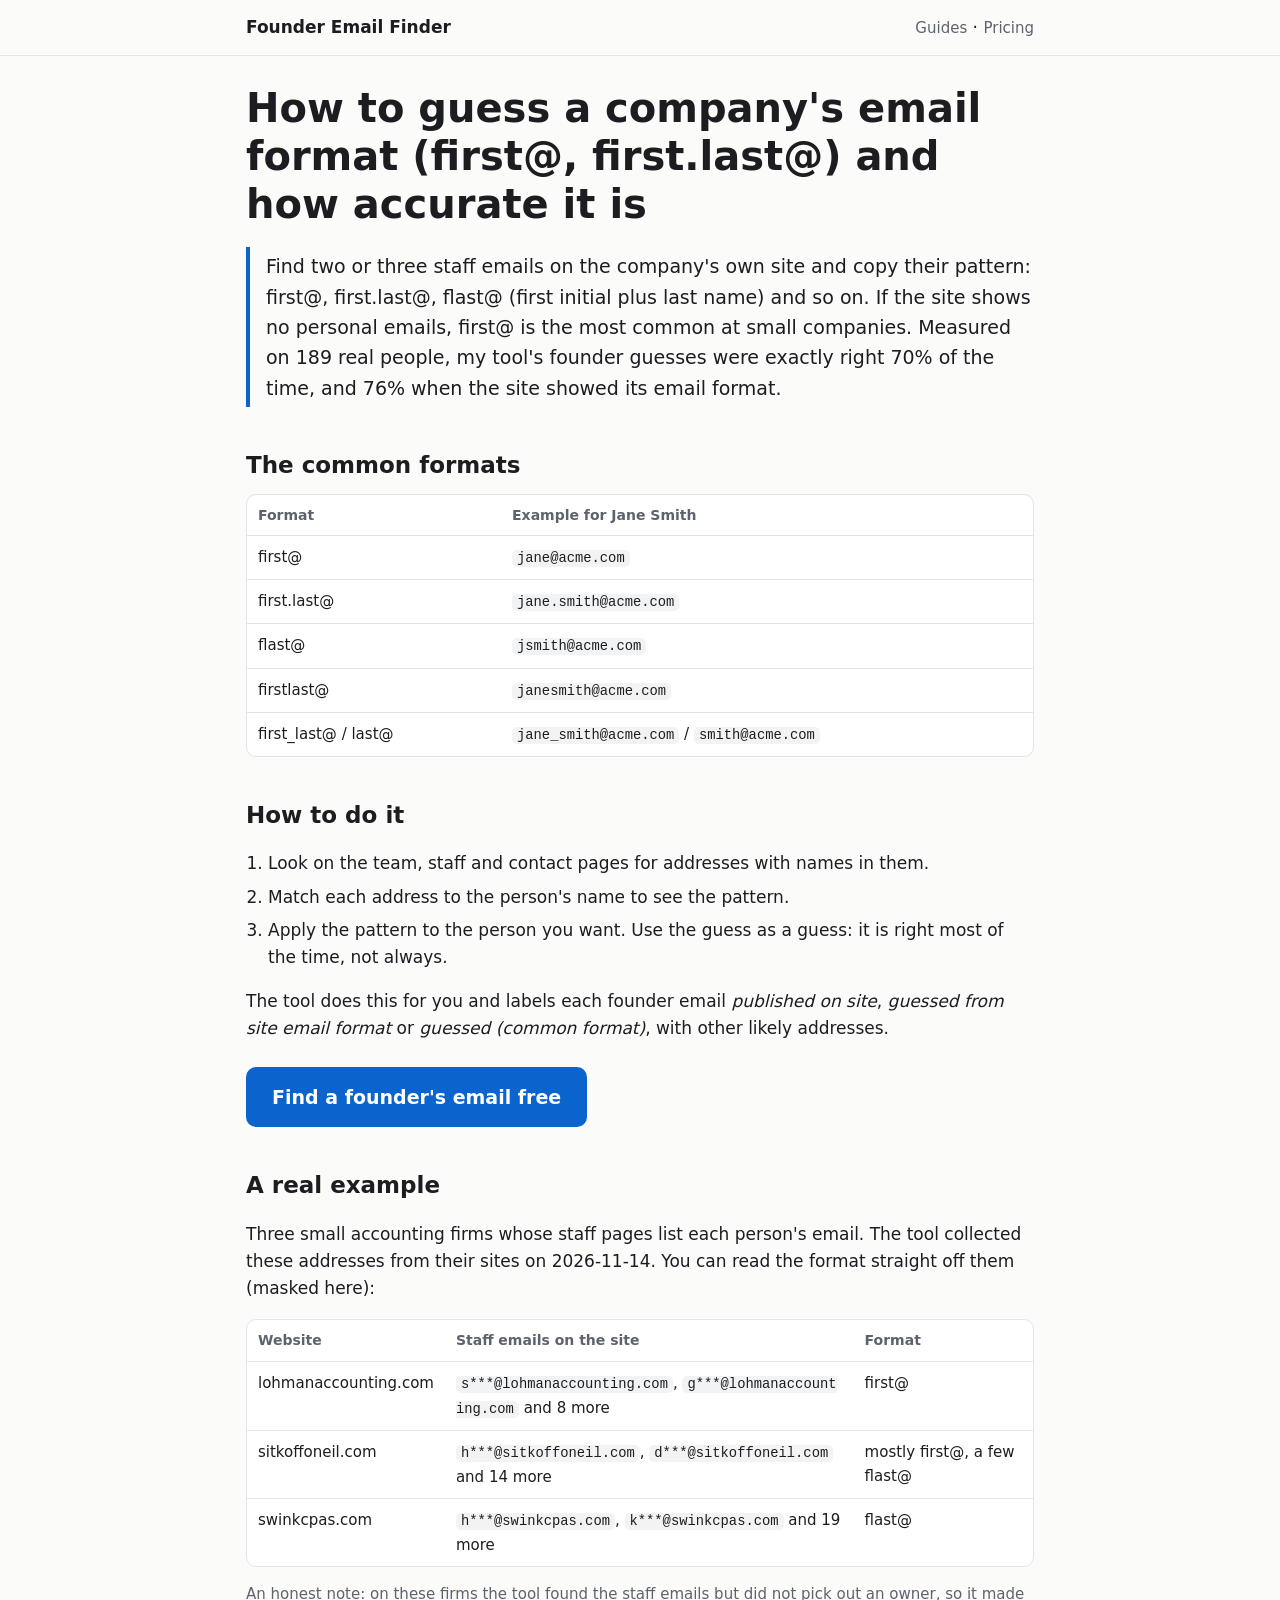
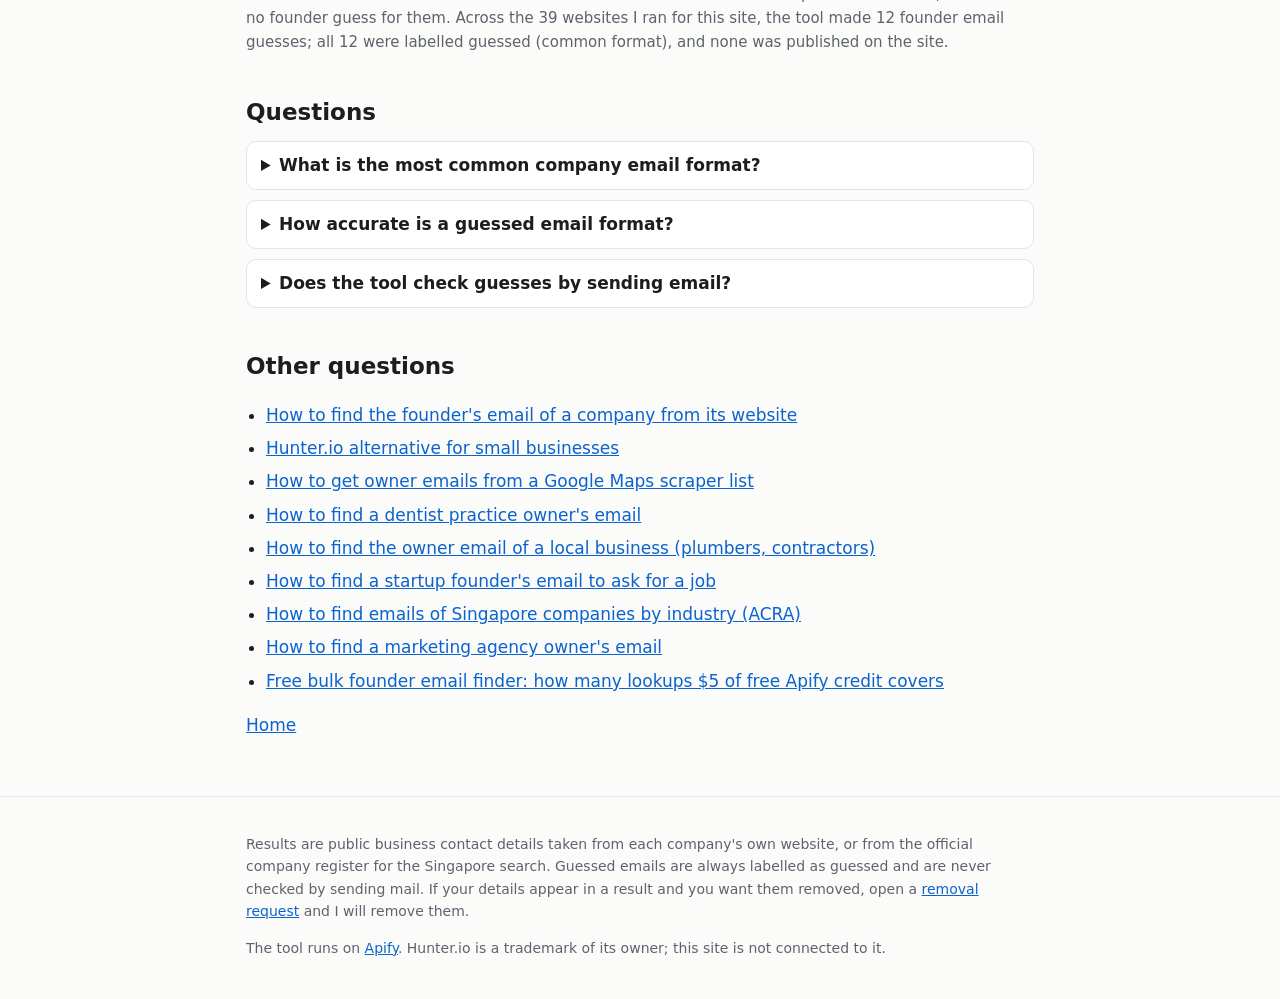
<file: guess-company-email-format.html>
<!doctype html>
<html lang="en">
<head>
<meta charset="utf-8">
<meta name="viewport" content="width=device-width,initial-scale=1">
<title>Guess a company&#x27;s email format and how accurate it is</title>
<meta name="description" content="Find the email format a company uses (first@, first.last@, flast@) from addresses on its own site. Measured: guesses 70% exactly right on 189 people, 76% when the site shows its format.">
<link rel="canonical" href="https://founders.intropi.in/guess-company-email-format.html">
<meta property="og:title" content="Guess a company&#x27;s email format and how accurate it is">
<meta property="og:description" content="Find the email format a company uses (first@, first.last@, flast@) from addresses on its own site. Measured: guesses 70% exactly right on 189 people, 76% when the site shows its format.">
<meta property="og:url" content="https://founders.intropi.in/guess-company-email-format.html">
<meta property="og:type" content="website">
<meta name="color-scheme" content="light dark">
<link rel="stylesheet" href="style.css">
<script type="application/ld+json">{"@context": "https://schema.org", "@type": "FAQPage", "mainEntity": [{"@type": "Question", "name": "What is the most common company email format?", "acceptedAnswer": {"@type": "Answer", "text": "At small companies, first name @ domain. Larger companies more often use first.last@ or flast@."}}, {"@type": "Question", "name": "How accurate is a guessed email format?", "acceptedAnswer": {"@type": "Answer", "text": "In my tests, founder email guesses were exactly right for 70% of 189 real people, and 76% when the site shows its email format."}}, {"@type": "Question", "name": "Does the tool check guesses by sending email?", "acceptedAnswer": {"@type": "Answer", "text": "No. Guesses are labelled and never checked by sending mail."}}]}</script>
</head>
<body>
<header class="site"><div class="wrap"><a class="brand" href="./">Founder Email Finder</a><nav><a href="./#questions">Guides</a> · <a href="./#pricing">Pricing</a></nav></div></header>
<main><div class="wrap">
<h1>How to guess a company&#x27;s email format (first@, first.last@) and how accurate it is</h1>
<p class="answer">Find two or three staff emails on the company's own site and copy their pattern: first@, first.last@, flast@ (first initial plus last name) and so on. If the site shows no personal emails, first@ is the most common at small companies. Measured on 189 real people, my tool's founder guesses were exactly right 70% of the time, and 76% when the site showed its email format.</p>
<h2>The common formats</h2>
<div class="table-wrap"><table><thead><tr><th>Format</th><th>Example for Jane Smith</th></tr></thead><tbody>
<tr><td>first@</td><td><code>jane@acme.com</code></td></tr>
<tr><td>first.last@</td><td><code>jane.smith@acme.com</code></td></tr>
<tr><td>flast@</td><td><code>jsmith@acme.com</code></td></tr>
<tr><td>firstlast@</td><td><code>janesmith@acme.com</code></td></tr>
<tr><td>first_last@ / last@</td><td><code>jane_smith@acme.com</code> / <code>smith@acme.com</code></td></tr>
</tbody></table></div>
<h2>How to do it</h2>
<ol class=steps>
<li>Look on the team, staff and contact pages for addresses with names in them.</li>
<li>Match each address to the person's name to see the pattern.</li>
<li>Apply the pattern to the person you want. Use the guess as a guess: it is right most of the time, not always.</li>
</ol>
<p>The tool does this for you and labels each founder email <em>published on site</em>, <em>guessed from site email format</em> or <em>guessed (common format)</em>, with other likely addresses.</p>
<p class="cta-wrap"><a class="cta" href="https://apify.com/intropi/company-contacts-tech-lookup" rel="noopener">Find a founder&#x27;s email free</a></p>
<h2>A real example</h2>
<p>Three small accounting firms whose staff pages list each person's email. The tool collected these addresses from their sites on 2026-11-14. You can read the format straight off them (masked here):</p>
<div class="table-wrap"><table><thead><tr><th>Website</th><th>Staff emails on the site</th><th>Format</th></tr></thead><tbody>
<tr><td>lohmanaccounting.com</td><td><code>s***@lohmanaccounting.com</code>, <code>g***@lohmanaccounting.com</code> and 8 more</td><td>first@</td></tr>
<tr><td>sitkoffoneil.com</td><td><code>h***@sitkoffoneil.com</code>, <code>d***@sitkoffoneil.com</code> and 14 more</td><td>mostly first@, a few flast@</td></tr>
<tr><td>swinkcpas.com</td><td><code>h***@swinkcpas.com</code>, <code>k***@swinkcpas.com</code> and 19 more</td><td>flast@</td></tr>
</tbody></table></div>
<p class="small">An honest note: on these firms the tool found the staff emails but did not pick out an owner, so it made no founder guess for them. Across the 39 websites I ran for this site, the tool made 12 founder email guesses; all 12 were labelled guessed (common format), and none was published on the site.</p>

<h2>Questions</h2>
<details><summary>What is the most common company email format?</summary><p>At small companies, first name @ domain. Larger companies more often use first.last@ or flast@.</p></details>
<details><summary>How accurate is a guessed email format?</summary><p>In my tests, founder email guesses were exactly right for 70% of 189 real people, and 76% when the site shows its email format.</p></details>
<details><summary>Does the tool check guesses by sending email?</summary><p>No. Guesses are labelled and never checked by sending mail.</p></details>

<h2>Other questions</h2><ul class=qs><li><a href="find-founder-email-from-website.html">How to find the founder&#x27;s email of a company from its website</a></li><li><a href="hunter-io-alternative-small-business.html">Hunter.io alternative for small businesses</a></li><li><a href="google-maps-scraper-owner-emails.html">How to get owner emails from a Google Maps scraper list</a></li><li><a href="find-dentist-practice-owner-email.html">How to find a dentist practice owner&#x27;s email</a></li><li><a href="find-local-business-owner-email.html">How to find the owner email of a local business (plumbers, contractors)</a></li><li><a href="find-startup-founder-email-for-job.html">How to find a startup founder&#x27;s email to ask for a job</a></li><li><a href="singapore-company-emails-by-industry-acra.html">How to find emails of Singapore companies by industry (ACRA)</a></li><li><a href="find-marketing-agency-owner-email.html">How to find a marketing agency owner&#x27;s email</a></li><li><a href="free-bulk-founder-email-finder.html">Free bulk founder email finder: how many lookups $5 of free Apify credit covers</a></li></ul><p><a href="./">Home</a></p>
</div></main>
<footer class="site"><div class="wrap">
<p>Results are public business contact details taken from each company's own website, or from the official company register for the Singapore search. Guessed emails are always labelled as guessed and are never checked by sending mail. If your details appear in a result and you want them removed, open a <a href="https://github.com/saquibjawedbit/founder-email-finder/issues/new?title=Removal%20request">removal request</a> and I will remove them.</p>
<p>The tool runs on <a href="https://apify.com/intropi/company-contacts-tech-lookup" rel="noopener">Apify</a>. Hunter.io is a trademark of its owner; this site is not connected to it.</p>
</div></footer>
</body>
</html>
</file>
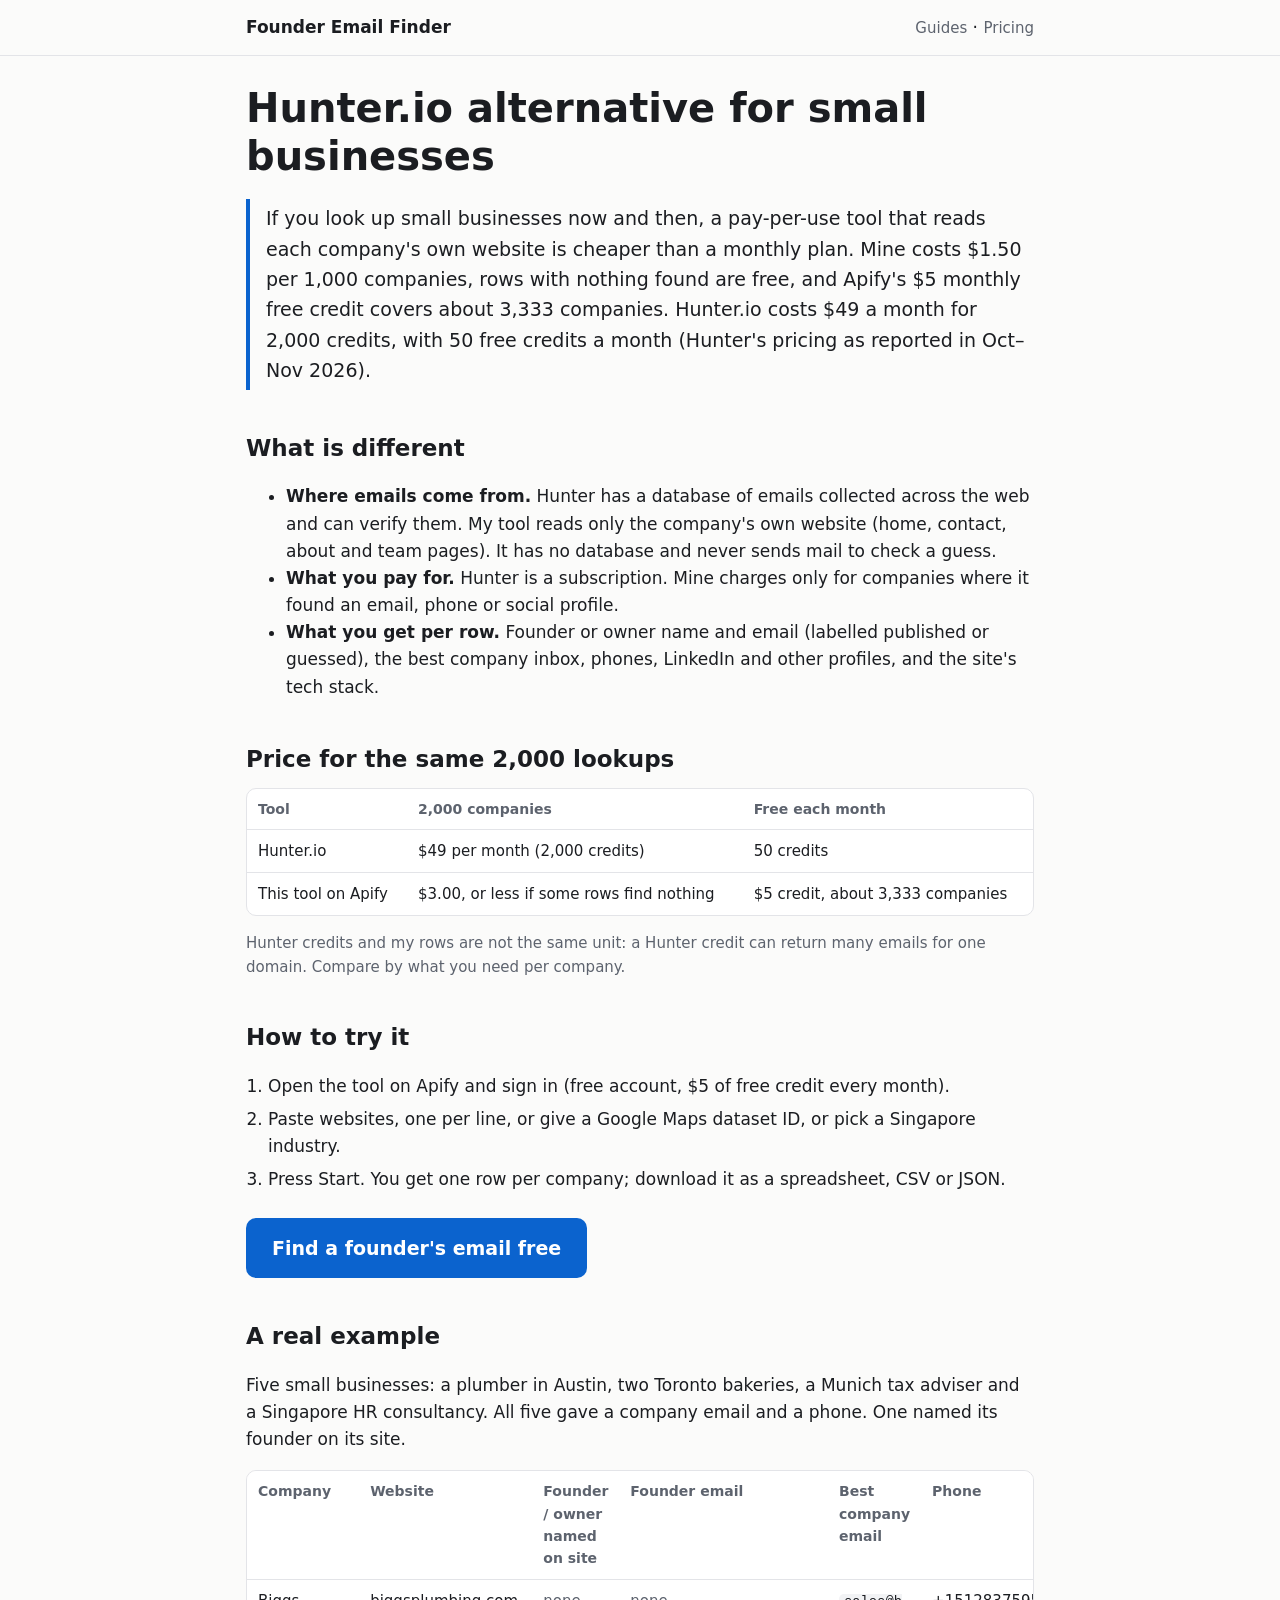
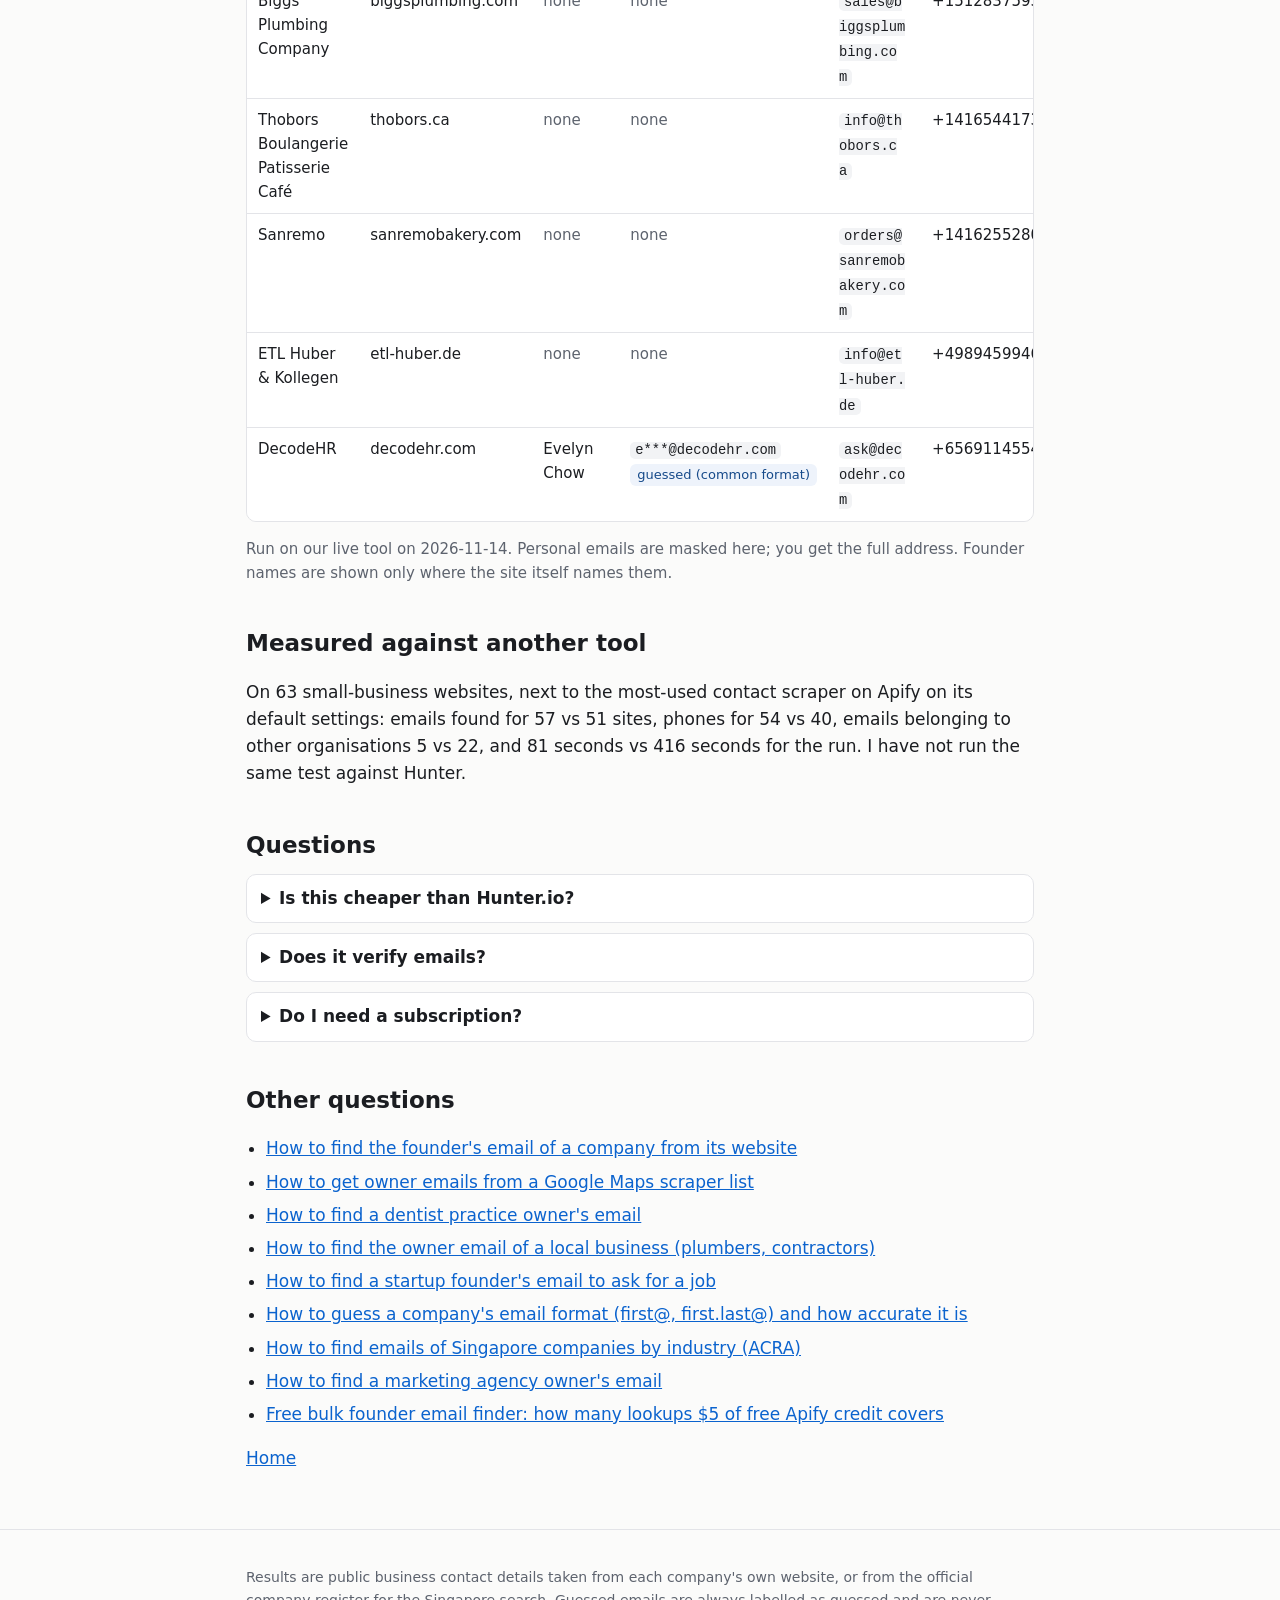
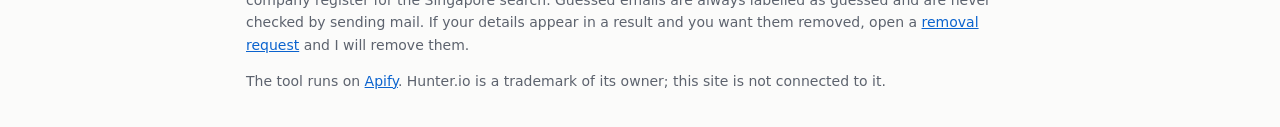
<file: hunter-io-alternative-small-business.html>
<!doctype html>
<html lang="en">
<head>
<meta charset="utf-8">
<meta name="viewport" content="width=device-width,initial-scale=1">
<title>Hunter.io alternative for small businesses: $1.50 per 1,000</title>
<meta name="description" content="A pay-as-you-go Hunter.io alternative: founder and company emails from each business&#x27;s own website for $1.50 per 1,000 companies, no subscription. Honest comparison and real example.">
<link rel="canonical" href="https://founders.intropi.in/hunter-io-alternative-small-business.html">
<meta property="og:title" content="Hunter.io alternative for small businesses: $1.50 per 1,000">
<meta property="og:description" content="A pay-as-you-go Hunter.io alternative: founder and company emails from each business&#x27;s own website for $1.50 per 1,000 companies, no subscription. Honest comparison and real example.">
<meta property="og:url" content="https://founders.intropi.in/hunter-io-alternative-small-business.html">
<meta property="og:type" content="website">
<meta name="color-scheme" content="light dark">
<link rel="stylesheet" href="style.css">
<script type="application/ld+json">{"@context": "https://schema.org", "@type": "FAQPage", "mainEntity": [{"@type": "Question", "name": "Is this cheaper than Hunter.io?", "acceptedAnswer": {"@type": "Answer", "text": "For occasional use, yes: $1.50 per 1,000 companies with no subscription, against $49 a month for 2,000 Hunter credits. Hunter adds a verified email database, which this tool does not have."}}, {"@type": "Question", "name": "Does it verify emails?", "acceptedAnswer": {"@type": "Answer", "text": "It drops emails whose domain cannot receive mail. It never sends mail to check a guessed address; guesses are labelled."}}, {"@type": "Question", "name": "Do I need a subscription?", "acceptedAnswer": {"@type": "Answer", "text": "No. You pay per company on Apify, and Apify gives $5 of free credit every month."}}]}</script>
</head>
<body>
<header class="site"><div class="wrap"><a class="brand" href="./">Founder Email Finder</a><nav><a href="./#questions">Guides</a> · <a href="./#pricing">Pricing</a></nav></div></header>
<main><div class="wrap">
<h1>Hunter.io alternative for small businesses</h1>
<p class="answer">If you look up small businesses now and then, a pay-per-use tool that reads each company's own website is cheaper than a monthly plan. Mine costs $1.50 per 1,000 companies, rows with nothing found are free, and Apify's $5 monthly free credit covers about 3,333 companies. Hunter.io costs $49 a month for 2,000 credits, with 50 free credits a month (Hunter's pricing as reported in Oct–Nov 2026).</p>
<h2>What is different</h2>
<ul>
<li><strong>Where emails come from.</strong> Hunter has a database of emails collected across the web and can verify them. My tool reads only the company's own website (home, contact, about and team pages). It has no database and never sends mail to check a guess.</li>
<li><strong>What you pay for.</strong> Hunter is a subscription. Mine charges only for companies where it found an email, phone or social profile.</li>
<li><strong>What you get per row.</strong> Founder or owner name and email (labelled published or guessed), the best company inbox, phones, LinkedIn and other profiles, and the site's tech stack.</li>
</ul>
<h2>Price for the same 2,000 lookups</h2>
<div class="table-wrap"><table><thead><tr><th>Tool</th><th>2,000 companies</th><th>Free each month</th></tr></thead><tbody>
<tr><td>Hunter.io</td><td>$49 per month (2,000 credits)</td><td>50 credits</td></tr>
<tr><td>This tool on Apify</td><td>$3.00, or less if some rows find nothing</td><td>$5 credit, about 3,333 companies</td></tr>
</tbody></table></div>
<p class="small">Hunter credits and my rows are not the same unit: a Hunter credit can return many emails for one domain. Compare by what you need per company.</p>
<h2>How to try it</h2>
<ol class=steps>
<li>Open the tool on Apify and sign in (free account, $5 of free credit every month).</li>
<li>Paste websites, one per line, or give a Google Maps dataset ID, or pick a Singapore industry.</li>
<li>Press Start. You get one row per company; download it as a spreadsheet, CSV or JSON.</li>
</ol>
<p class="cta-wrap"><a class="cta" href="https://apify.com/intropi/company-contacts-tech-lookup" rel="noopener">Find a founder&#x27;s email free</a></p>
<h2>A real example</h2>
<p>Five small businesses: a plumber in Austin, two Toronto bakeries, a Munich tax adviser and a Singapore HR consultancy. All five gave a company email and a phone. One named its founder on its site.</p>
<div class="table-wrap"><table><thead><tr><th scope=col>Company</th><th scope=col>Website</th><th scope=col>Founder / owner named on site</th><th scope=col>Founder email</th><th scope=col>Best company email</th><th scope=col>Phone</th></tr></thead><tbody>
<tr><td data-label="Company">Biggs Plumbing Company</td><td data-label="Website">biggsplumbing.com</td><td data-label="Founder / owner named on site"><span class=muted>none</span></td><td data-label="Founder email"><span class=muted>none</span></td><td data-label="Best company email"><code>sales@biggsplumbing.com</code></td><td data-label="Phone">+15128375955</td></tr>
<tr><td data-label="Company">Thobors Boulangerie Patisserie Café</td><td data-label="Website">thobors.ca</td><td data-label="Founder / owner named on site"><span class=muted>none</span></td><td data-label="Founder email"><span class=muted>none</span></td><td data-label="Best company email"><code>info@thobors.ca</code></td><td data-label="Phone">+14165441733</td></tr>
<tr><td data-label="Company">Sanremo</td><td data-label="Website">sanremobakery.com</td><td data-label="Founder / owner named on site"><span class=muted>none</span></td><td data-label="Founder email"><span class=muted>none</span></td><td data-label="Best company email"><code>orders@sanremobakery.com</code></td><td data-label="Phone">+14162552808</td></tr>
<tr><td data-label="Company">ETL Huber &amp; Kollegen</td><td data-label="Website">etl-huber.de</td><td data-label="Founder / owner named on site"><span class=muted>none</span></td><td data-label="Founder email"><span class=muted>none</span></td><td data-label="Best company email"><code>info@etl-huber.de</code></td><td data-label="Phone">+49894599460</td></tr>
<tr><td data-label="Company">DecodeHR</td><td data-label="Website">decodehr.com</td><td data-label="Founder / owner named on site">Evelyn Chow</td><td data-label="Founder email"><code>e***@decodehr.com</code> <span class=tag>guessed (common format)</span></td><td data-label="Best company email"><code>ask@decodehr.com</code></td><td data-label="Phone">+6569114554</td></tr>
</tbody></table></div><p class="small">Run on our live tool on 2026-11-14. Personal emails are masked here; you get the full address. Founder names are shown only where the site itself names them.</p>
<h2>Measured against another tool</h2>
<p>On 63 small-business websites, next to the most-used contact scraper on Apify on its default settings: emails found for 57 vs 51 sites, phones for 54 vs 40, emails belonging to other organisations 5 vs 22, and 81 seconds vs 416 seconds for the run. I have not run the same test against Hunter.</p>

<h2>Questions</h2>
<details><summary>Is this cheaper than Hunter.io?</summary><p>For occasional use, yes: $1.50 per 1,000 companies with no subscription, against $49 a month for 2,000 Hunter credits. Hunter adds a verified email database, which this tool does not have.</p></details>
<details><summary>Does it verify emails?</summary><p>It drops emails whose domain cannot receive mail. It never sends mail to check a guessed address; guesses are labelled.</p></details>
<details><summary>Do I need a subscription?</summary><p>No. You pay per company on Apify, and Apify gives $5 of free credit every month.</p></details>

<h2>Other questions</h2><ul class=qs><li><a href="find-founder-email-from-website.html">How to find the founder&#x27;s email of a company from its website</a></li><li><a href="google-maps-scraper-owner-emails.html">How to get owner emails from a Google Maps scraper list</a></li><li><a href="find-dentist-practice-owner-email.html">How to find a dentist practice owner&#x27;s email</a></li><li><a href="find-local-business-owner-email.html">How to find the owner email of a local business (plumbers, contractors)</a></li><li><a href="find-startup-founder-email-for-job.html">How to find a startup founder&#x27;s email to ask for a job</a></li><li><a href="guess-company-email-format.html">How to guess a company&#x27;s email format (first@, first.last@) and how accurate it is</a></li><li><a href="singapore-company-emails-by-industry-acra.html">How to find emails of Singapore companies by industry (ACRA)</a></li><li><a href="find-marketing-agency-owner-email.html">How to find a marketing agency owner&#x27;s email</a></li><li><a href="free-bulk-founder-email-finder.html">Free bulk founder email finder: how many lookups $5 of free Apify credit covers</a></li></ul><p><a href="./">Home</a></p>
</div></main>
<footer class="site"><div class="wrap">
<p>Results are public business contact details taken from each company's own website, or from the official company register for the Singapore search. Guessed emails are always labelled as guessed and are never checked by sending mail. If your details appear in a result and you want them removed, open a <a href="https://github.com/saquibjawedbit/founder-email-finder/issues/new?title=Removal%20request">removal request</a> and I will remove them.</p>
<p>The tool runs on <a href="https://apify.com/intropi/company-contacts-tech-lookup" rel="noopener">Apify</a>. Hunter.io is a trademark of its owner; this site is not connected to it.</p>
</div></footer>
</body>
</html>
</file>
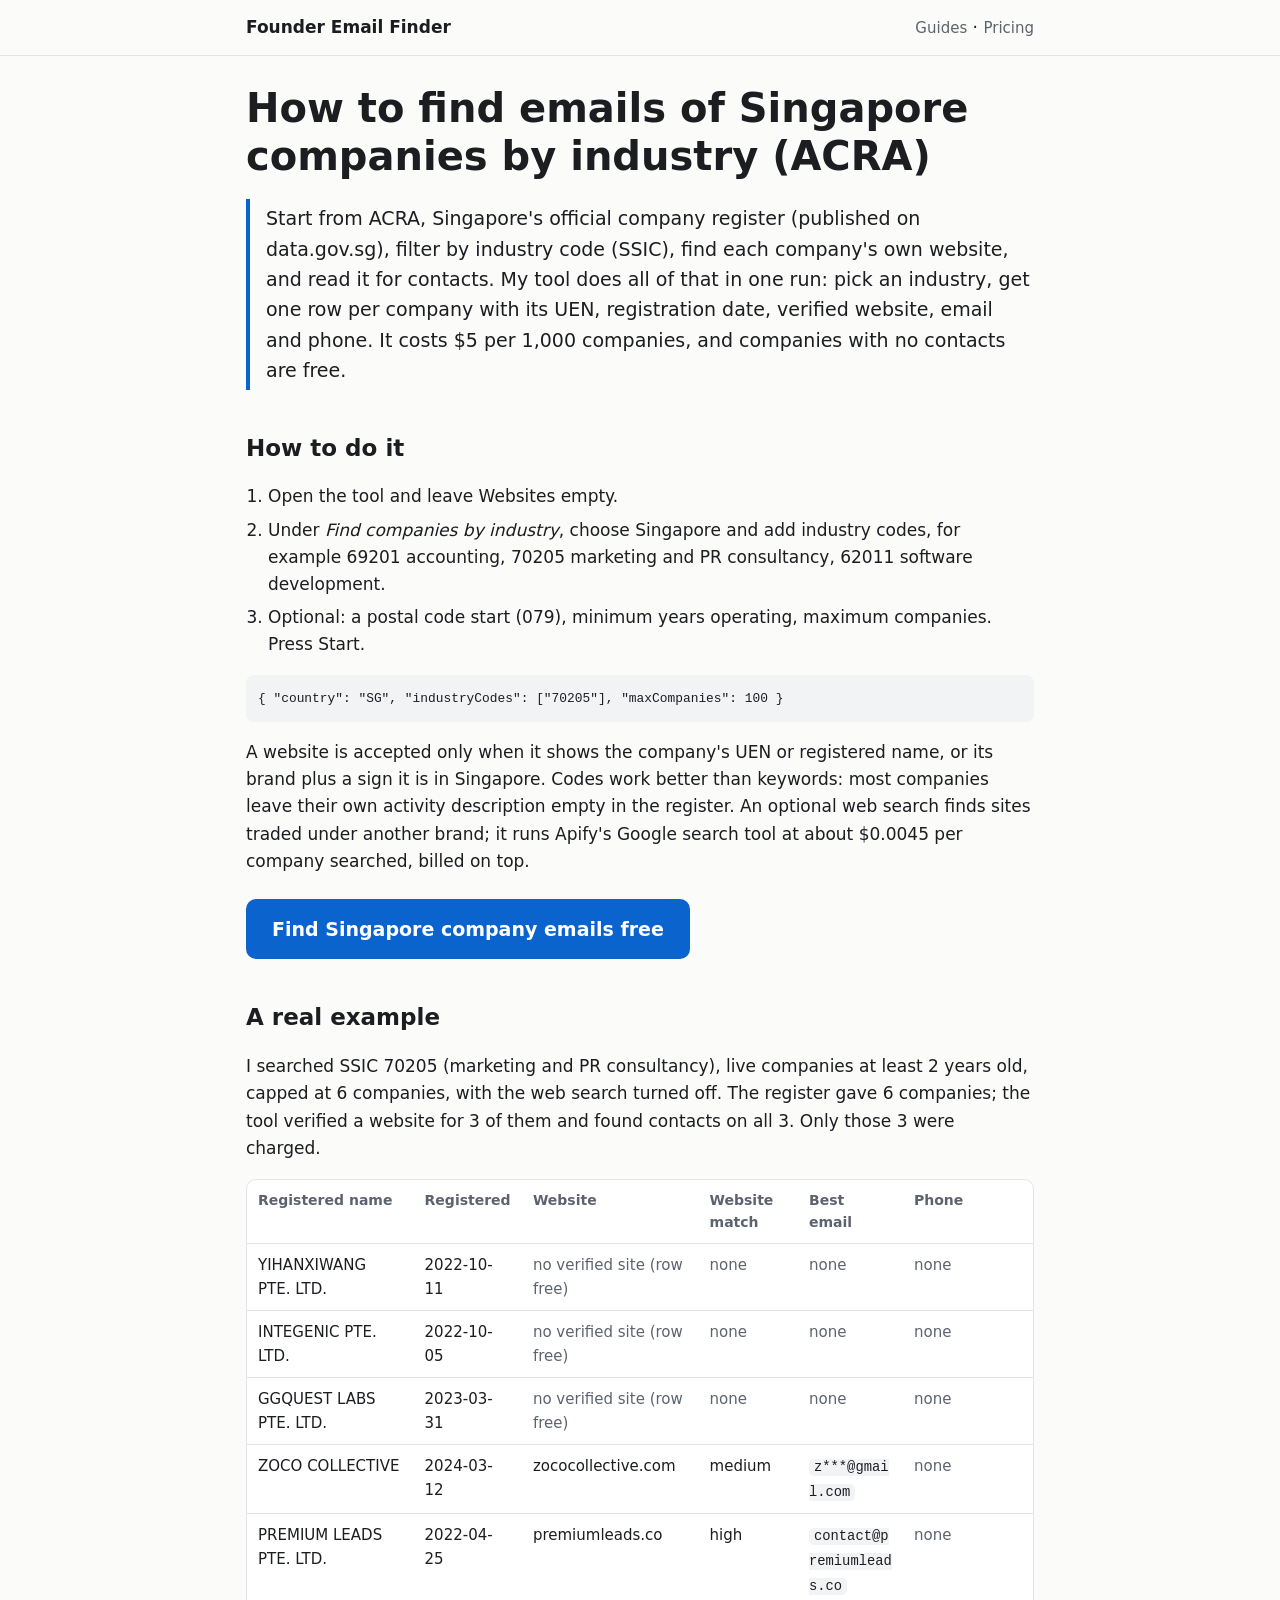
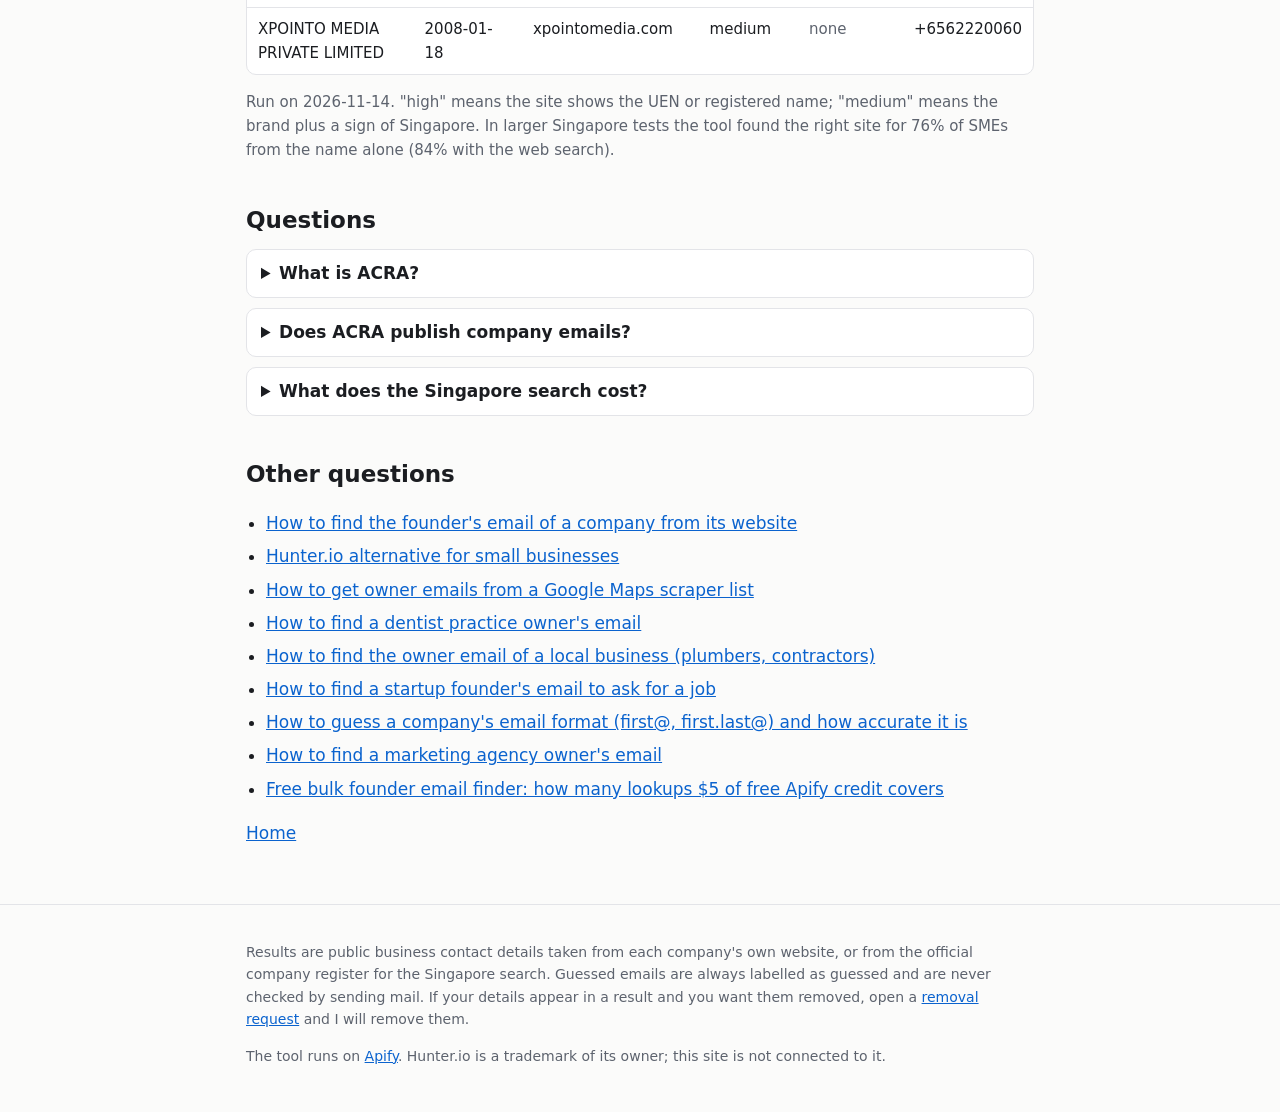
<file: singapore-company-emails-by-industry-acra.html>
<!doctype html>
<html lang="en">
<head>
<meta charset="utf-8">
<meta name="viewport" content="width=device-width,initial-scale=1">
<title>Singapore company emails by industry (ACRA)</title>
<meta name="description" content="Pick an industry code (SSIC); get Singapore companies from the official ACRA register with their verified website, email and phone. $5 per 1,000. Real example.">
<link rel="canonical" href="https://founders.intropi.in/singapore-company-emails-by-industry-acra.html">
<meta property="og:title" content="Singapore company emails by industry (ACRA)">
<meta property="og:description" content="Pick an industry code (SSIC); get Singapore companies from the official ACRA register with their verified website, email and phone. $5 per 1,000. Real example.">
<meta property="og:url" content="https://founders.intropi.in/singapore-company-emails-by-industry-acra.html">
<meta property="og:type" content="website">
<meta name="color-scheme" content="light dark">
<link rel="stylesheet" href="style.css">
<script type="application/ld+json">{"@context": "https://schema.org", "@type": "FAQPage", "mainEntity": [{"@type": "Question", "name": "What is ACRA?", "acceptedAnswer": {"@type": "Answer", "text": "The Accounting and Corporate Regulatory Authority, Singapore's company register. Its company list is published as open data on data.gov.sg."}}, {"@type": "Question", "name": "Does ACRA publish company emails?", "acceptedAnswer": {"@type": "Answer", "text": "No. The register has the name, UEN, industry code, address and status. The emails and phones come from each company's own website."}}, {"@type": "Question", "name": "What does the Singapore search cost?", "acceptedAnswer": {"@type": "Answer", "text": "$5 per 1,000 companies with contacts; companies without contacts are free. The optional web search costs about $0.0045 per company searched."}}]}</script>
</head>
<body>
<header class="site"><div class="wrap"><a class="brand" href="./">Founder Email Finder</a><nav><a href="./#questions">Guides</a> · <a href="./#pricing">Pricing</a></nav></div></header>
<main><div class="wrap">
<h1>How to find emails of Singapore companies by industry (ACRA)</h1>
<p class="answer">Start from ACRA, Singapore's official company register (published on data.gov.sg), filter by industry code (SSIC), find each company's own website, and read it for contacts. My tool does all of that in one run: pick an industry, get one row per company with its UEN, registration date, verified website, email and phone. It costs $5 per 1,000 companies, and companies with no contacts are free.</p>
<h2>How to do it</h2>
<ol class=steps>
<li>Open the tool and leave Websites empty.</li>
<li>Under <em>Find companies by industry</em>, choose Singapore and add industry codes, for example 69201 accounting, 70205 marketing and PR consultancy, 62011 software development.</li>
<li>Optional: a postal code start (079), minimum years operating, maximum companies. Press Start.</li>
</ol>
<pre><code>{ "country": "SG", "industryCodes": ["70205"], "maxCompanies": 100 }</code></pre>
<p>A website is accepted only when it shows the company's UEN or registered name, or its brand plus a sign it is in Singapore. Codes work better than keywords: most companies leave their own activity description empty in the register. An optional web search finds sites traded under another brand; it runs Apify's Google search tool at about $0.0045 per company searched, billed on top.</p>
<p class="cta-wrap"><a class="cta" href="https://apify.com/intropi/company-contacts-tech-lookup" rel="noopener">Find Singapore company emails free</a></p>
<h2>A real example</h2>
<p>I searched SSIC 70205 (marketing and PR consultancy), live companies at least 2 years old, capped at 6 companies, with the web search turned off. The register gave 6 companies; the tool verified a website for 3 of them and found contacts on all 3. Only those 3 were charged.</p>
<div class="table-wrap"><table><thead><tr><th scope=col>Registered name</th><th scope=col>Registered</th><th scope=col>Website</th><th scope=col>Website match</th><th scope=col>Best email</th><th scope=col>Phone</th></tr></thead><tbody>
<tr><td data-label="Registered name">YIHANXIWANG PTE. LTD.</td><td data-label="Registered">2022-10-11</td><td data-label="Website"><span class=muted>no verified site (row free)</span></td><td data-label="Website match"><span class=muted>none</span></td><td data-label="Best email"><span class=muted>none</span></td><td data-label="Phone"><span class=muted>none</span></td></tr>
<tr><td data-label="Registered name">INTEGENIC PTE. LTD.</td><td data-label="Registered">2022-10-05</td><td data-label="Website"><span class=muted>no verified site (row free)</span></td><td data-label="Website match"><span class=muted>none</span></td><td data-label="Best email"><span class=muted>none</span></td><td data-label="Phone"><span class=muted>none</span></td></tr>
<tr><td data-label="Registered name">GGQUEST LABS PTE. LTD.</td><td data-label="Registered">2023-03-31</td><td data-label="Website"><span class=muted>no verified site (row free)</span></td><td data-label="Website match"><span class=muted>none</span></td><td data-label="Best email"><span class=muted>none</span></td><td data-label="Phone"><span class=muted>none</span></td></tr>
<tr><td data-label="Registered name">ZOCO COLLECTIVE</td><td data-label="Registered">2024-03-12</td><td data-label="Website">zococollective.com</td><td data-label="Website match">medium</td><td data-label="Best email"><code>z***@gmail.com</code></td><td data-label="Phone"><span class=muted>none</span></td></tr>
<tr><td data-label="Registered name">PREMIUM LEADS PTE. LTD.</td><td data-label="Registered">2022-04-25</td><td data-label="Website">premiumleads.co</td><td data-label="Website match">high</td><td data-label="Best email"><code>contact@premiumleads.co</code></td><td data-label="Phone"><span class=muted>none</span></td></tr>
<tr><td data-label="Registered name">XPOINTO MEDIA PRIVATE LIMITED</td><td data-label="Registered">2008-01-18</td><td data-label="Website">xpointomedia.com</td><td data-label="Website match">medium</td><td data-label="Best email"><span class=muted>none</span></td><td data-label="Phone">+6562220060</td></tr>
</tbody></table></div>
<p class="small">Run on 2026-11-14. "high" means the site shows the UEN or registered name; "medium" means the brand plus a sign of Singapore. In larger Singapore tests the tool found the right site for 76% of SMEs from the name alone (84% with the web search).</p>

<h2>Questions</h2>
<details><summary>What is ACRA?</summary><p>The Accounting and Corporate Regulatory Authority, Singapore&#x27;s company register. Its company list is published as open data on data.gov.sg.</p></details>
<details><summary>Does ACRA publish company emails?</summary><p>No. The register has the name, UEN, industry code, address and status. The emails and phones come from each company&#x27;s own website.</p></details>
<details><summary>What does the Singapore search cost?</summary><p>$5 per 1,000 companies with contacts; companies without contacts are free. The optional web search costs about $0.0045 per company searched.</p></details>

<h2>Other questions</h2><ul class=qs><li><a href="find-founder-email-from-website.html">How to find the founder&#x27;s email of a company from its website</a></li><li><a href="hunter-io-alternative-small-business.html">Hunter.io alternative for small businesses</a></li><li><a href="google-maps-scraper-owner-emails.html">How to get owner emails from a Google Maps scraper list</a></li><li><a href="find-dentist-practice-owner-email.html">How to find a dentist practice owner&#x27;s email</a></li><li><a href="find-local-business-owner-email.html">How to find the owner email of a local business (plumbers, contractors)</a></li><li><a href="find-startup-founder-email-for-job.html">How to find a startup founder&#x27;s email to ask for a job</a></li><li><a href="guess-company-email-format.html">How to guess a company&#x27;s email format (first@, first.last@) and how accurate it is</a></li><li><a href="find-marketing-agency-owner-email.html">How to find a marketing agency owner&#x27;s email</a></li><li><a href="free-bulk-founder-email-finder.html">Free bulk founder email finder: how many lookups $5 of free Apify credit covers</a></li></ul><p><a href="./">Home</a></p>
</div></main>
<footer class="site"><div class="wrap">
<p>Results are public business contact details taken from each company's own website, or from the official company register for the Singapore search. Guessed emails are always labelled as guessed and are never checked by sending mail. If your details appear in a result and you want them removed, open a <a href="https://github.com/saquibjawedbit/founder-email-finder/issues/new?title=Removal%20request">removal request</a> and I will remove them.</p>
<p>The tool runs on <a href="https://apify.com/intropi/company-contacts-tech-lookup" rel="noopener">Apify</a>. Hunter.io is a trademark of its owner; this site is not connected to it.</p>
</div></footer>
</body>
</html>
</file>
<file: style.css>
:root{--bg:#fbfbfa;--fg:#1b1d21;--muted:#5d636e;--line:#e3e4e8;--card:#ffffff;--accent:#0b63ce;--accent-fg:#fff;--tag:#eef3fb;--tag-fg:#164a8a;--code:#f2f3f5}
@media (prefers-color-scheme:dark){:root{--bg:#121417;--fg:#e8e9ec;--muted:#a3a8b3;--line:#2b2f36;--card:#1a1d22;--accent:#5aa2ff;--accent-fg:#0b0d10;--tag:#1d2a3d;--tag-fg:#b9d4ff;--code:#22262d}}
*{box-sizing:border-box}
html{-webkit-text-size-adjust:100%}
body{margin:0;background:var(--bg);color:var(--fg);font:17px/1.6 system-ui,-apple-system,"Segoe UI",Roboto,sans-serif}
a{color:var(--accent)}
.wrap{max-width:820px;margin:0 auto;padding:0 16px}
header.site{border-bottom:1px solid var(--line)}
header.site .wrap{display:flex;justify-content:space-between;align-items:center;gap:12px;padding-top:14px;padding-bottom:14px}
header.site a.brand{font-weight:700;color:var(--fg);text-decoration:none}
header.site nav a{color:var(--muted);text-decoration:none;font-size:15px}
main{padding:28px 0 40px}
h1{font-size:clamp(28px,5vw,40px);line-height:1.2;margin:0 0 16px}
h2{font-size:23px;margin:40px 0 10px}
h3{font-size:18px;margin:22px 0 6px}
.lead{font-size:20px}
.answer{font-size:19px;border-left:4px solid var(--accent);padding:4px 0 4px 16px}
.cta-wrap{margin:24px 0}
.cta{display:inline-block;background:var(--accent);color:var(--accent-fg);font-weight:700;font-size:19px;padding:15px 26px;border-radius:10px;text-decoration:none}
.cta:hover{filter:brightness(1.08)}
.small,.muted{color:var(--muted);font-size:15px}
.tag{display:inline-block;background:var(--tag);color:var(--tag-fg);font-size:13px;padding:1px 7px;border-radius:6px;white-space:nowrap}
code{background:var(--code);padding:1px 5px;border-radius:5px;font-size:.92em;word-break:break-all}
pre{background:var(--code);padding:12px;border-radius:8px;overflow-x:auto;font-size:14px}
pre code{padding:0;background:none}
.table-wrap{overflow-x:auto;border:1px solid var(--line);border-radius:10px;background:var(--card)}
table{border-collapse:collapse;width:100%;font-size:15px}
th,td{text-align:left;padding:9px 11px;border-bottom:1px solid var(--line);vertical-align:top}
th{font-size:14px;color:var(--muted);font-weight:600}
tr:last-child td{border-bottom:0}
ol.steps{padding-left:22px}
ol.steps li{margin:6px 0}
details{border:1px solid var(--line);border-radius:10px;padding:10px 14px;margin:10px 0;background:var(--card)}
summary{cursor:pointer;font-weight:600}
ul.qs{padding-left:20px}
ul.qs li{margin:6px 0}
footer.site{border-top:1px solid var(--line);padding:22px 0 36px;color:var(--muted);font-size:14px}
@media (max-width:640px){
 body{font-size:16px}
 table.stack thead{display:none}
 .table-wrap table,.table-wrap tbody,.table-wrap tr,.table-wrap td{display:block;width:100%}
 .table-wrap thead{display:none}
 .table-wrap tr{border-bottom:1px solid var(--line);padding:8px 0}
 .table-wrap td{border:0;padding:3px 12px}
 .table-wrap td::before{content:attr(data-label);display:block;font-size:12px;color:var(--muted)}
}
</file>
